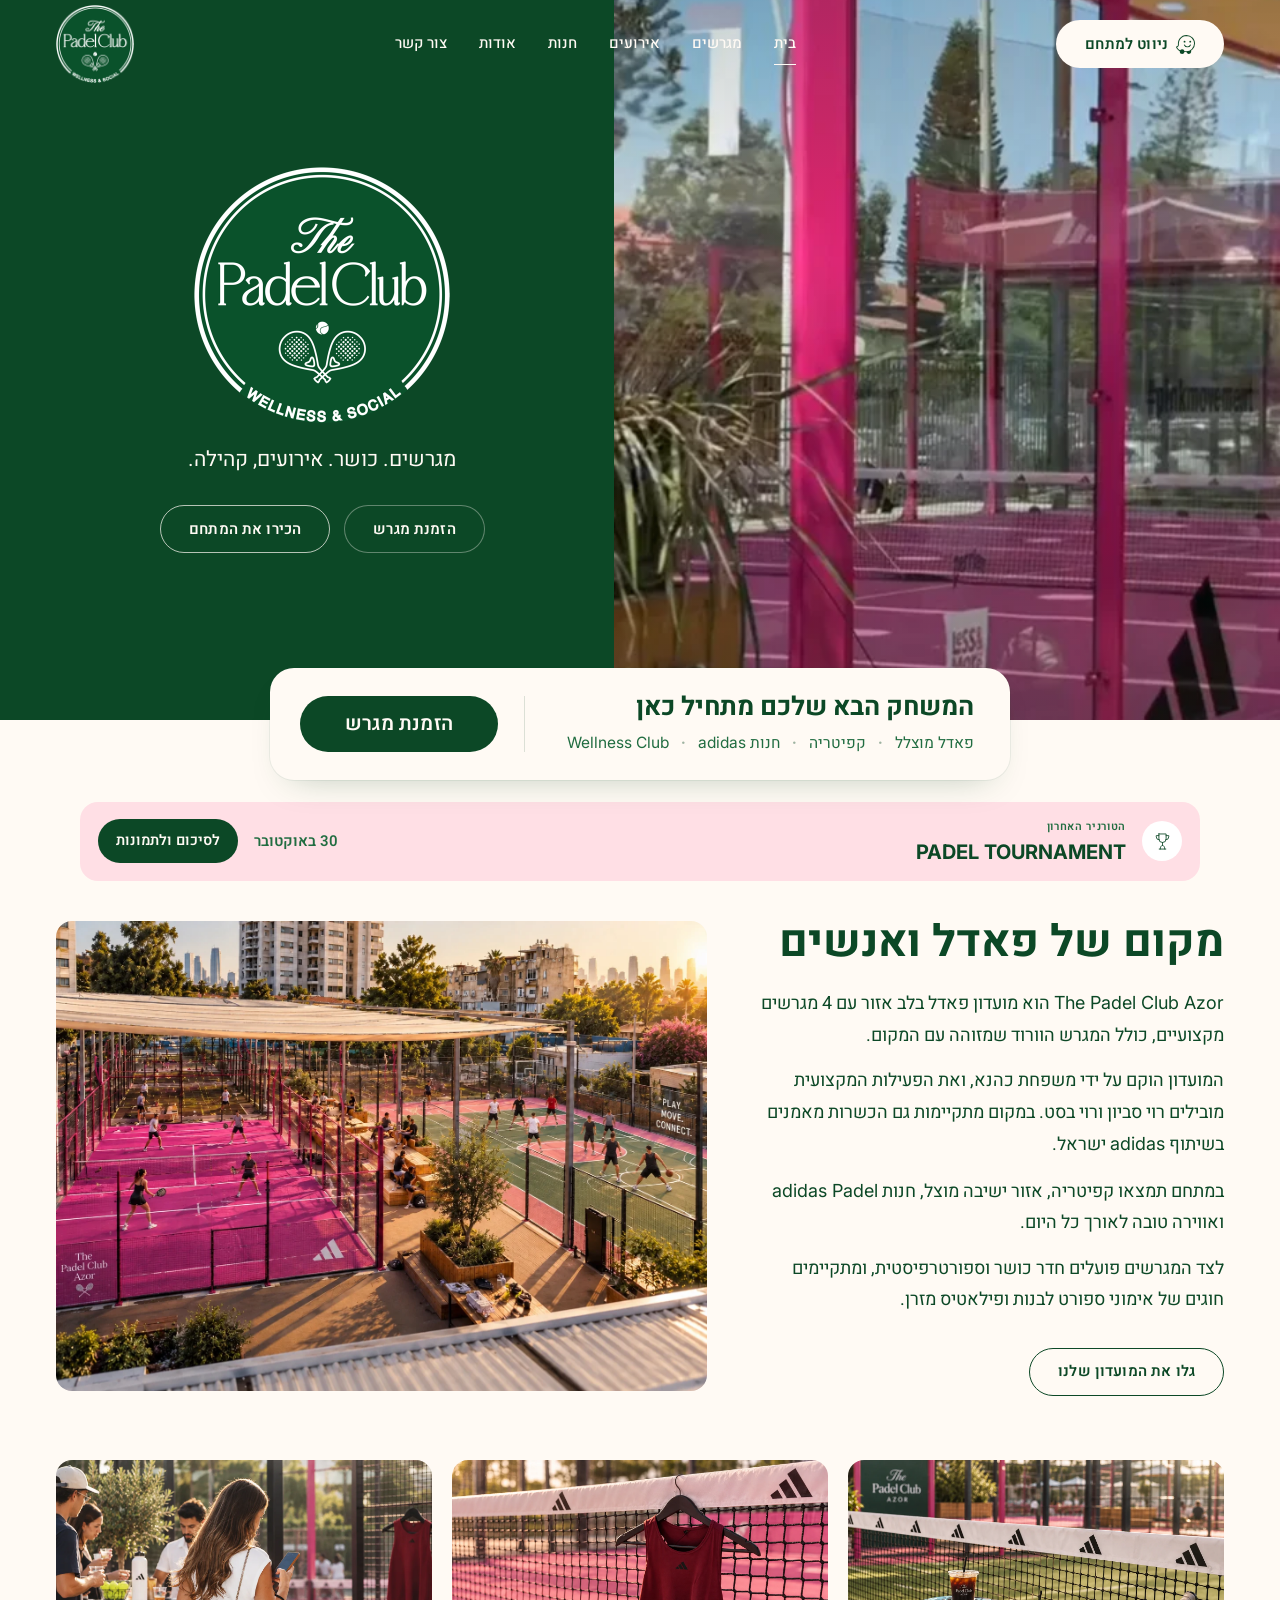
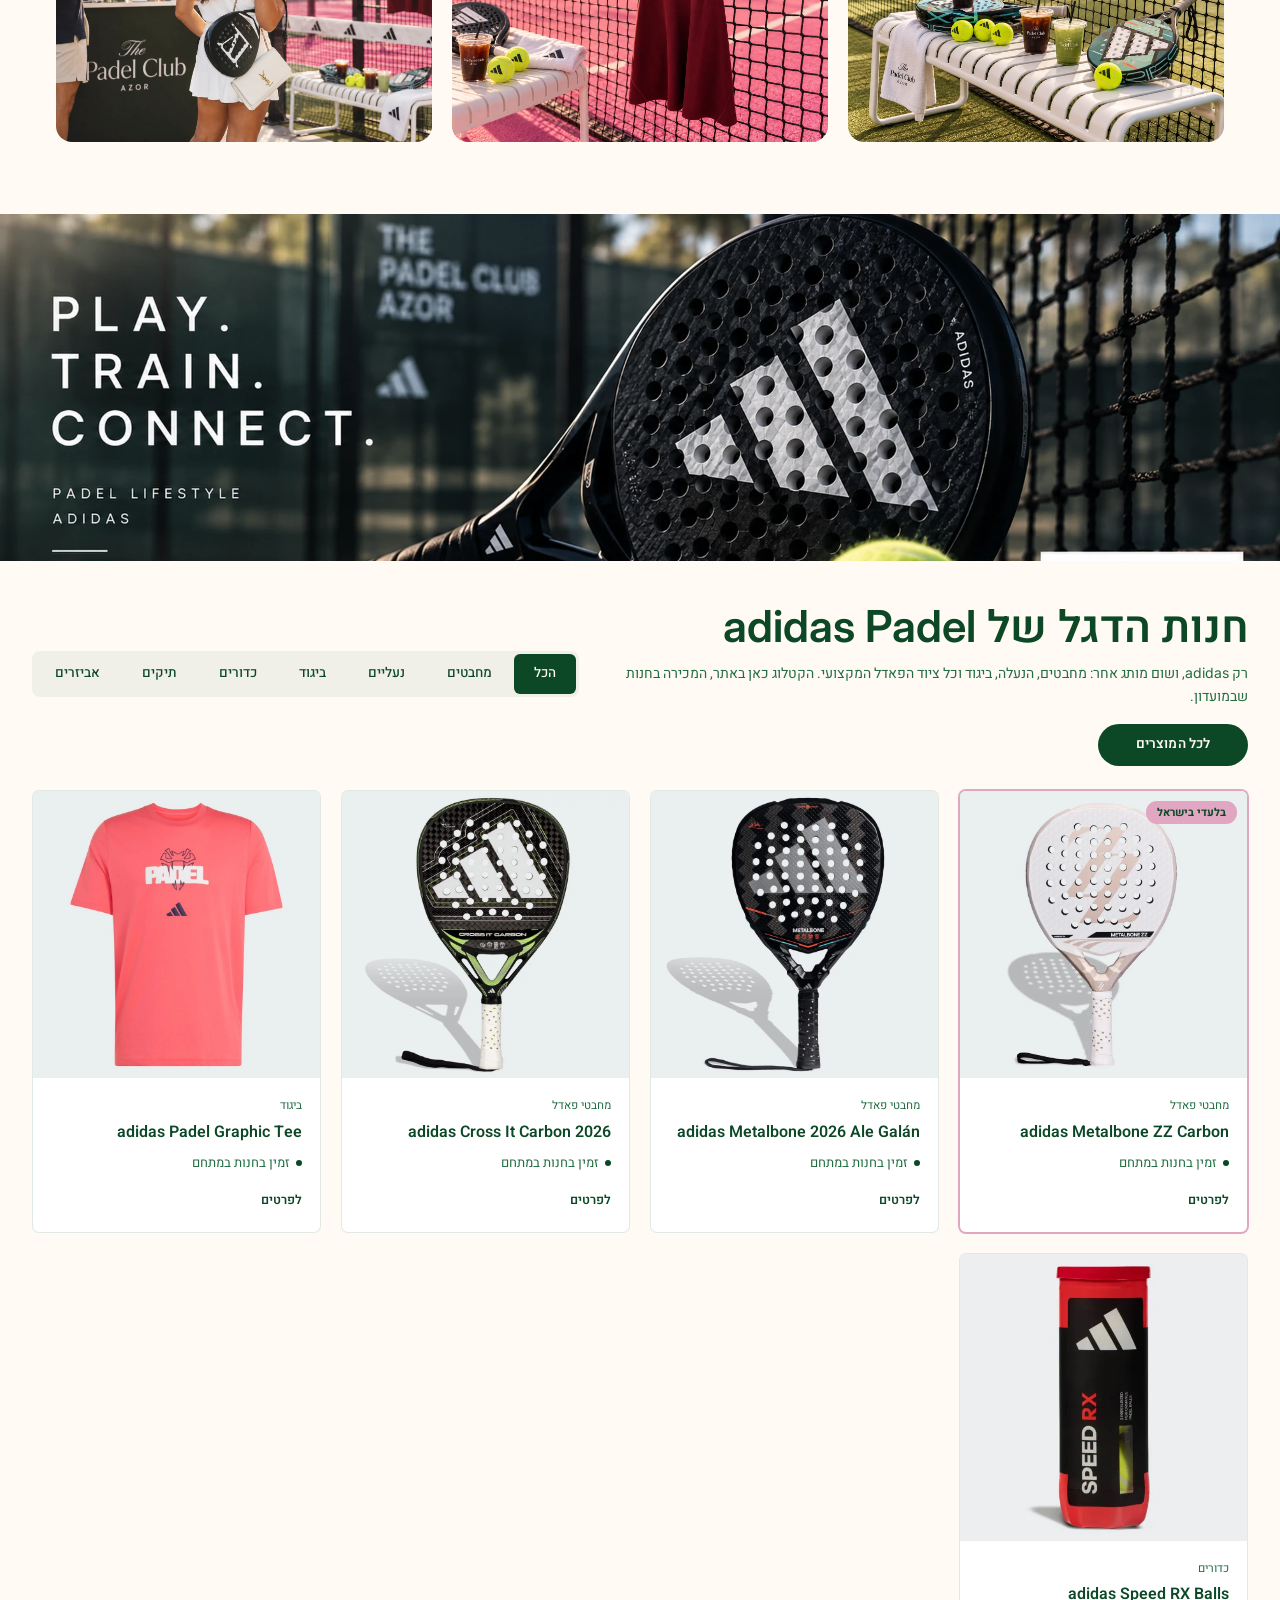
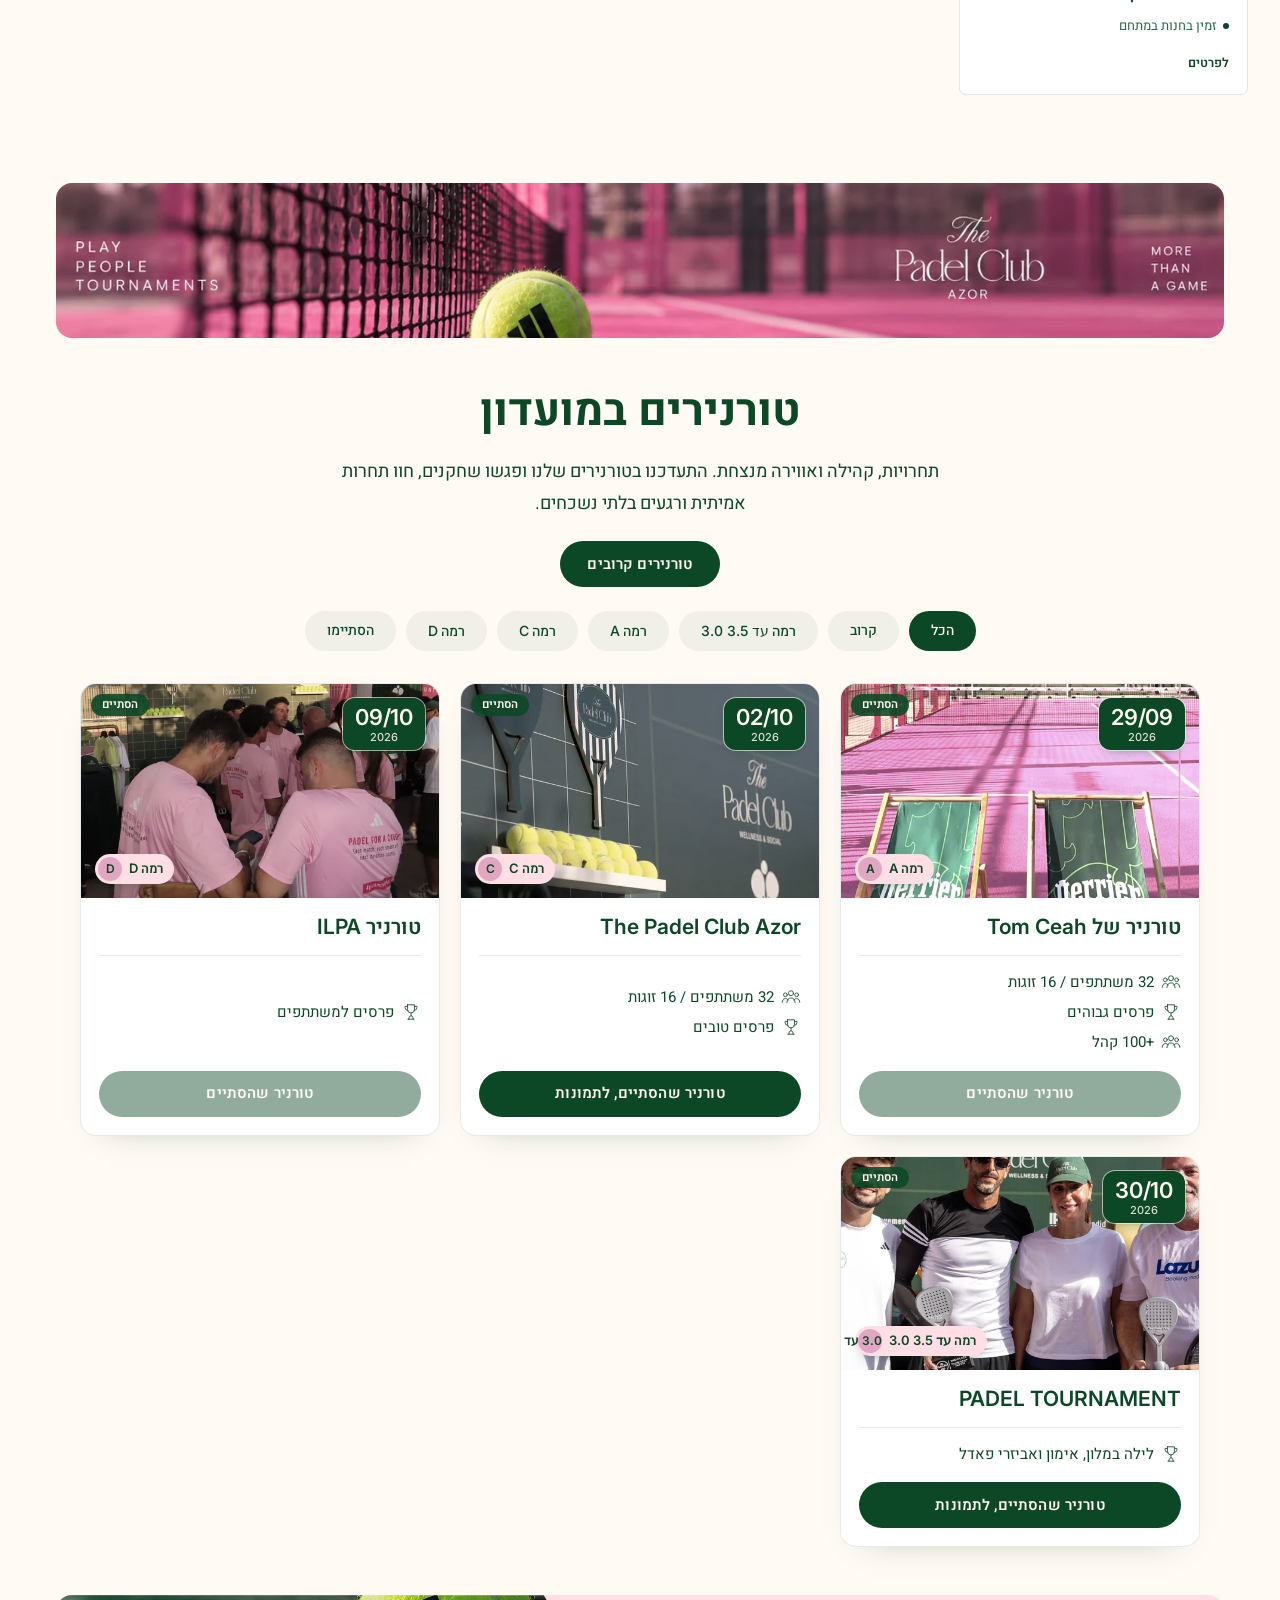
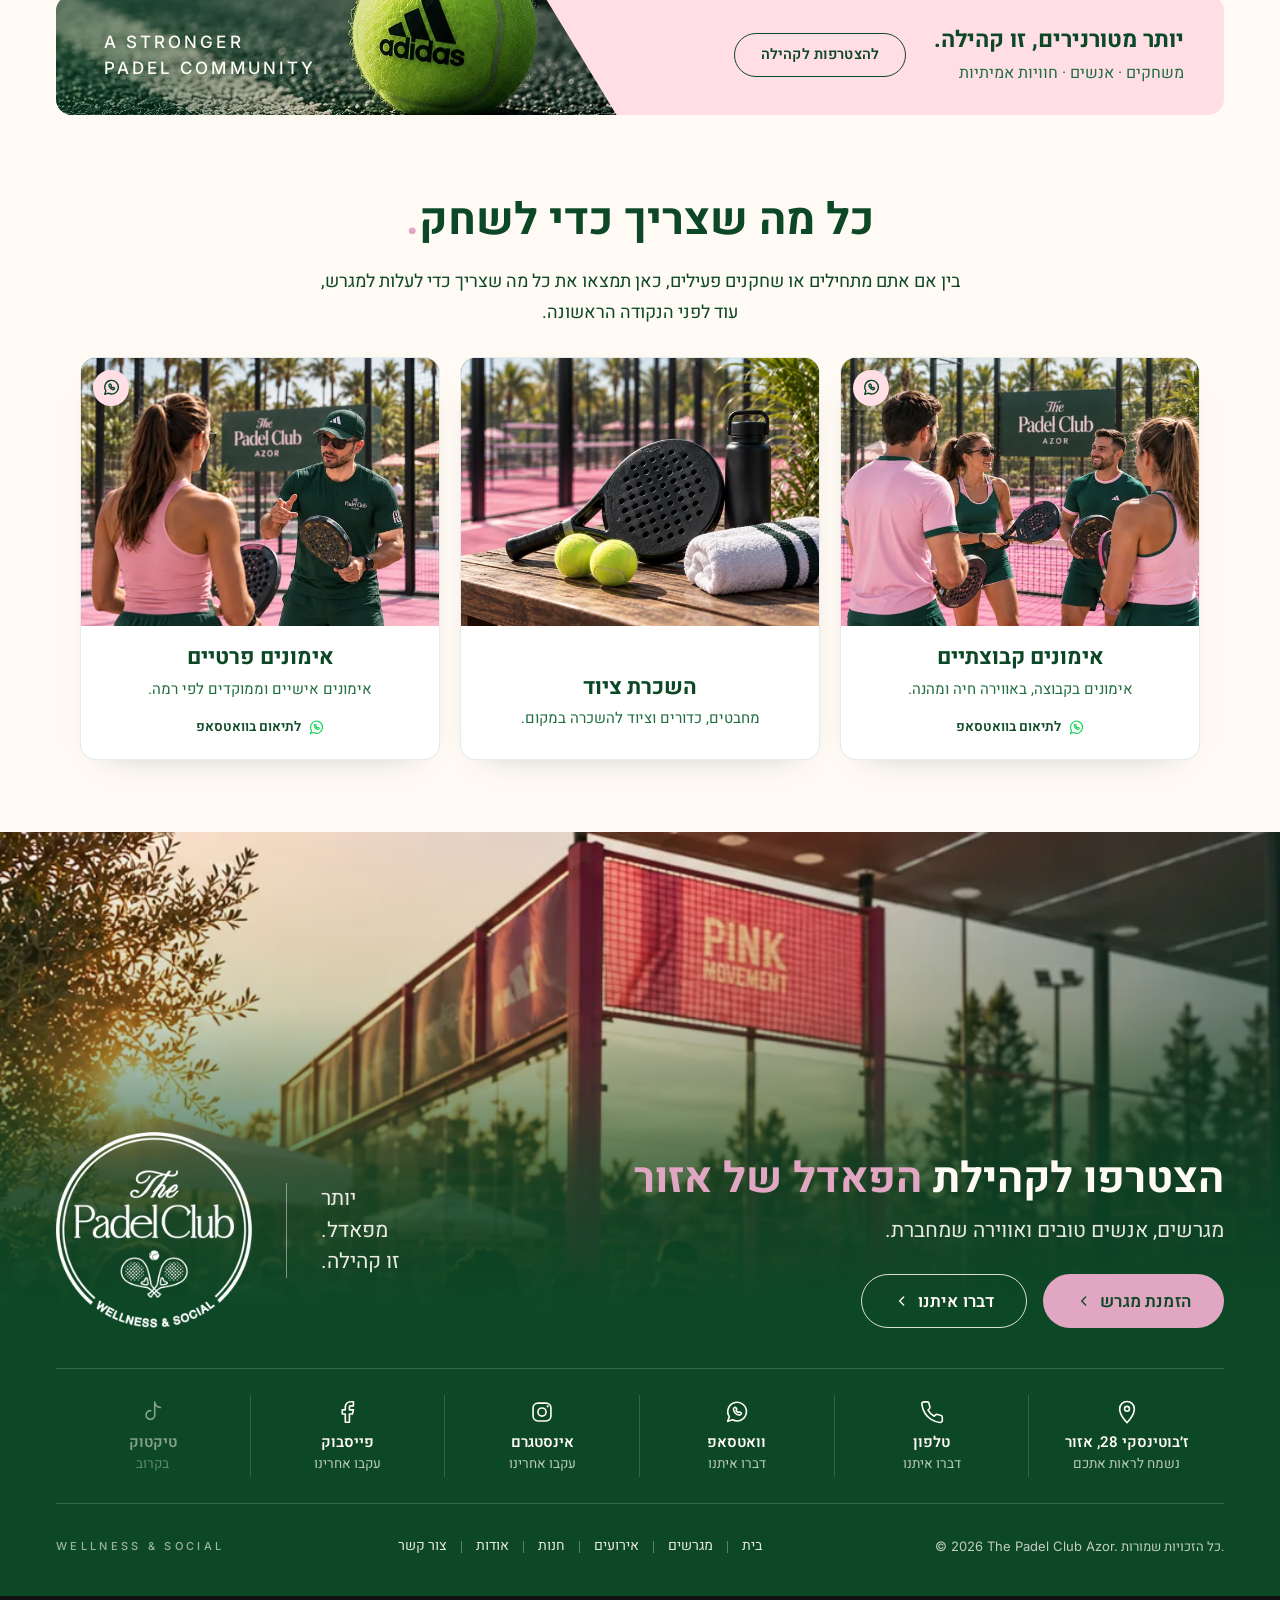
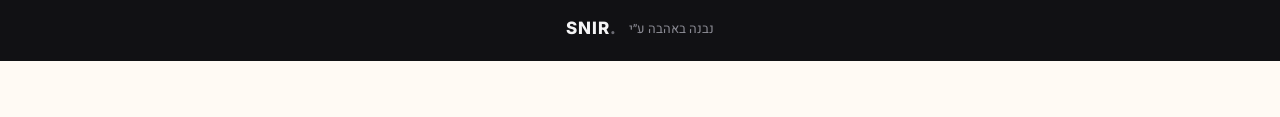
<file: index.html>
<!doctype html>
<html lang="he" dir="rtl">
<head>
<meta charset="utf-8">
<meta name="viewport" content="width=device-width, initial-scale=1">
<title>The Padel Club Azor | פאדל קלאב אזור</title>
<meta name="description" content="4 מגרשי פאדל מקצועיים, קהילה, קפיטריה, טיפולים וחנות adidas Padel במתחם The Padel Club Azor, ז׳בוטינסקי 28 אזור.">
<link rel="canonical" href="https://padel-plus.co.il/">
<meta property="og:url" content="https://padel-plus.co.il/">
<meta name="theme-color" content="#0C4826">
<meta property="og:type" content="website">
<meta property="og:locale" content="he_IL">
<meta property="og:title" content="The Padel Club Azor | פאדל קלאב אזור">
<meta property="og:description" content="4 מגרשי פאדל מקצועיים, קהילה, קפיטריה, טיפולים וחנות adidas Padel במתחם The Padel Club Azor, ז׳בוטינסקי 28 אזור.">
<meta property="og:image" content="https://padel-plus.co.il/assets/img/hero.webp">
<link rel="icon" href="assets/brand/logo-160.png" type="image/png">
<link rel="apple-touch-icon" href="assets/brand/logo-320.png">
<link rel="preconnect" href="https://fonts.googleapis.com">
<link rel="preconnect" href="https://fonts.gstatic.com" crossorigin>
<link rel="stylesheet" href="https://fonts.googleapis.com/css2?family=Bodoni+Moda:opsz,wght@6..96,500..700&family=Heebo:wght@400;500;700;800&family=Inter:wght@500;600;800&display=swap">
<link rel="preload" as="image" href="assets/img/hero.webp?v=7">
<link rel="stylesheet" href="assets/css/style.css?v=20261108-quote4">
<script type="application/ld+json" id="schema-business">
{
  "@context": "https://schema.org",
  "@type": ["SportsActivityLocation", "LocalBusiness"],
  "name": "The Padel Club Azor",
  "alternateName": "פאדל קלאב אזור",
  "description": "4 מגרשי פאדל מקצועיים, קהילה, קפיטריה, טיפולים וחנות adidas Padel במתחם The Padel Club Azor, ז׳בוטינסקי 28 אזור.",
  "image": ["https://padel-plus.co.il/assets/img/hero.webp", "assets/img/about.webp"],
  "logo": "assets/brand/logo-512.png",
  "address": {
    "@type": "PostalAddress",
    "streetAddress": "ז׳בוטינסקי 28",
    "addressLocality": "אזור",
    "addressCountry": "IL"
  },
  "sameAs": ["https://www.instagram.com/padelclub.azor/"],
  "sport": "Padel"
}
</script>
</head>
<body>
<a class="skip-link" href="#main">דילוג לתוכן</a>

<header class="site-header on-dark" id="site-header">
  <div class="header-inner">
    <a class="brand" href="#top" aria-label="The Padel Club, לראש העמוד">
      <img src="assets/brand/logo-160.png" srcset="assets/brand/logo-160.png 1x, assets/brand/logo-320.png 2x" width="62" height="62" alt="The Padel Club">
    </a>

    <nav class="site-nav" id="site-nav" aria-label="ניווט ראשי">
      <a class="btn btn-primary nav-cta" href="https://www.lazuz.co.il/" target="_blank" rel="noopener" data-booking>הזמנת מגרש</a>
      <ul>
        <li><a href="#top" aria-current="true">בית</a></li>
        <li><a href="#courts">מגרשים</a></li>
        <li><a href="#tournaments">אירועים</a></li>
        <li><a href="#shop">חנות</a></li>
        <li><a href="#about">אודות</a></li>
        <li><a href="#site-footer">צור קשר</a></li>
      </ul>
    </nav>

    <a class="btn btn-light header-cta" href="https://waze.com/ul?q=%D7%96%27%D7%91%D7%95%D7%98%D7%99%D7%A0%D7%A1%D7%A7%D7%99%2028%20%D7%90%D7%96%D7%95%D7%A8&navigate=yes" target="_blank" rel="noopener" data-waze><svg class="header-cta-icon" viewBox="0 0 24 24" fill="currentColor" aria-hidden="true" focusable="false"><path d="M13.218 0C9.915 0 6.835 1.49 4.723 4.148c-1.515 1.913-2.31 4.272-2.31 6.706v1.739c0 .894-.62 1.738-1.862 1.813-.298.025-.547.224-.547.522-.05.82.82 2.31 2.012 3.502.82.844 1.788 1.515 2.832 2.036a3 3 0 0 0 2.955 3.528 2.966 2.966 0 0 0 2.931-2.385h2.509c.323 1.689 2.086 2.856 3.974 2.21 1.64-.546 2.36-2.409 1.763-3.924a12.84 12.84 0 0 0 1.838-1.465 10.73 10.73 0 0 0 3.18-7.65c0-2.882-1.118-5.589-3.155-7.625A10.899 10.899 0 0 0 13.218 0zm0 1.217c2.558 0 4.967.994 6.78 2.807a9.525 9.525 0 0 1 2.807 6.78A9.526 9.526 0 0 1 20 17.585a9.647 9.647 0 0 1-6.78 2.807h-2.46a3.008 3.008 0 0 0-2.93-2.41 3.03 3.03 0 0 0-2.534 1.367v.024a8.945 8.945 0 0 1-2.41-1.788c-.844-.844-1.316-1.614-1.515-2.11a2.858 2.858 0 0 0 1.441-.846 2.959 2.959 0 0 0 .795-2.036v-1.789c0-2.11.696-4.197 2.012-5.861 1.863-2.385 4.62-3.726 7.6-3.726zm-2.41 5.986a1.192 1.192 0 0 0-1.191 1.192 1.192 1.192 0 0 0 1.192 1.193A1.192 1.192 0 0 0 12 8.395a1.192 1.192 0 0 0-1.192-1.192zm7.204 0a1.192 1.192 0 0 0-1.192 1.192 1.192 1.192 0 0 0 1.192 1.193 1.192 1.192 0 0 0 1.192-1.193 1.192 1.192 0 0 0-1.192-1.192zm-7.377 4.769a.596.596 0 0 0-.546.845 4.813 4.813 0 0 0 4.346 2.757 4.77 4.77 0 0 0 4.347-2.757.596.596 0 0 0-.547-.845h-.025a.561.561 0 0 0-.521.348 3.59 3.59 0 0 1-3.254 2.061 3.591 3.591 0 0 1-3.254-2.061.64.64 0 0 0-.546-.348z"/></svg>ניווט למתחם</a>

    <button class="menu-btn" id="menu-btn" type="button" aria-expanded="false" aria-controls="site-nav" aria-label="פתיחת תפריט">
      <svg class="icon-menu" viewBox="0 0 32 32" fill="none" stroke="currentColor" stroke-width="2.2" stroke-linecap="round" aria-hidden="true"><path d="M5 9h22M5 16h22M5 23h22"/></svg>
      <svg class="icon-close" viewBox="0 0 32 32" fill="none" stroke="currentColor" stroke-width="2.2" stroke-linecap="round" aria-hidden="true"><path d="M8 8l16 16M24 8L8 24"/></svg>
    </button>
  </div>
</header>

<main id="main">

  <!-- 1. Hero: the club's walkthrough reel on every width (Snir, 4.10.2026). The poster is the video's first frame;
          from 768px the portrait reel plays sharp in the middle over a blurred copy of that frame. -->
  <section class="hero on-dark" id="top" aria-label="The Padel Club Azor">
    <figure class="hero-poster">
      <img src="assets/img/hero.webp?v=7" width="480" height="854" fetchpriority="high" decoding="async"
           alt="מגרשי הפאדל הוורודים של The Padel Club Azor, המתחם והצללה">
    </figure>
    <video class="hero-media" id="hero-video" muted loop playsinline autoplay preload="none"
           aria-hidden="true" tabindex="-1"></video>
    <div class="hero-overlay" aria-hidden="true"></div>
    <div class="hero-copy">
      <div class="hero-copy-inner">
        <h1 class="hero-title">
          <img class="hero-logo" src="assets/brand/logo-512.png" width="512" height="512" alt="" aria-hidden="true" decoding="async">
          <span class="hero-title-en" lang="en" dir="ltr">THE PADEL CLUB</span><span class="hero-title-he">פאדל קלאב</span>
        </h1>
        <p class="hero-sub">מגרשים. כושר. אירועים, קהילה.</p>
        <div class="hero-actions">
          <a class="btn btn-primary" href="https://www.lazuz.co.il/" target="_blank" rel="noopener" data-booking>הזמנת מגרש</a>
          <a class="btn btn-outline" href="#about">הכירו את המתחם</a>
        </div>
      </div>
    </div>
  </section>

  <!-- 2. Booking card: floats over the bottom edge of the hero, then docks to the bottom of the screen while scrolling -->
  <div class="book-card-slot" id="book-slot">
  <div class="book-card">
    <div class="book-card-text">
      <p class="book-card-title">המשחק הבא שלכם מתחיל כאן</p>
      <ul class="book-card-hl"><li>פאדל מוצלל</li><li>קפיטריה</li><li class="book-card-hl-break" aria-hidden="true"></li><li>חנות <span class="latin" dir="ltr" lang="en">adidas</span></li><li><span class="latin" dir="ltr" lang="en">Wellness Club</span></li></ul>
    </div>
    <span class="book-card-rule" aria-hidden="true"></span>
    <a class="btn book-card-cta" href="https://www.lazuz.co.il/" target="_blank" rel="noopener" data-booking>הזמנת מגרש</a>
  </div>
  </div>

  <!-- 2b. Events: the next event in the club, under the first section (Snir, 5.10.2026).
          Generated from data/tournaments.json by tools/sync_tournaments.py -->
  <!-- events-banner:start / generated from data/tournaments.json by tools/sync_tournaments.py, do not edit by hand -->
  <aside class="events-banner" data-date="" aria-label="אירועים במועדון">
    <a class="events-banner-link" href="tournament/">
      <span class="events-banner-icon" aria-hidden="true"><svg class="events-banner-glyph" aria-hidden="true" focusable="false" viewBox="0 0 64 64" fill="none" stroke="currentColor" stroke-width="2.6" stroke-linecap="round" stroke-linejoin="round"><path d="M21 9h22v15a11 11 0 0 1-22 0V9z"/><path d="M21 14h-8v4a9 9 0 0 0 9 9M43 14h8v4a9 9 0 0 1-9 9"/><path d="M32 35v9M25 55c0-6 3-11 7-11s7 5 7 11M22 55h20"/></svg></span>
      <span class="events-banner-copy">
        <span class="events-banner-label">הטורניר האחרון</span>
        <span class="events-banner-title"><span class="latin" dir="ltr" lang="en">PADEL TOURNAMENT</span></span>
      </span>
      <time class="events-banner-time" datetime="2026-10-30">30 באוקטובר</time>
      <span class="events-banner-cta">לסיכום ולתמונות</span>
    </a>
  </aside>
  <!-- events-banner:end -->

  <!-- 3. About -->
  <section class="split split-about" id="about">
    <figure class="split-media">
      <img src="assets/img/about.webp?v=2" width="1476" height="1065" loading="lazy" decoding="async"
           alt="מבט מלמעלה על המועדון בשעת שקיעה, שחקני פאדל על המגרשים הוורודים, אזור הישיבה המוצל ומגרש הכדורסל">
    </figure>
    <div class="split-copy" data-reveal>
      <h2 class="section-title">מקום של פאדל ואנשים</h2>
      <p class="body"><span class="latin" dir="ltr" lang="en">The Padel Club Azor</span> הוא מועדון פאדל בלב אזור עם 4 מגרשים מקצועיים, כולל המגרש הוורוד שמזוהה עם המקום.</p>
      <p class="body">המועדון הוקם על ידי משפחת כהנא, ואת הפעילות המקצועית מובילים רוי סביון ורוי בסט. במקום מתקיימות גם הכשרות מאמנים בשיתוף <span class="latin" dir="ltr" lang="en">adidas</span> ישראל.</p>
      <p class="body">במתחם תמצאו קפיטריה, אזור ישיבה מוצל, חנות <span class="latin" dir="ltr" lang="en">adidas Padel</span> ואווירה טובה לאורך כל היום.</p>
      <p class="body">לצד המגרשים פועלים חדר כושר וספורטרפיסטית, ומתקיימים חוגים של אימוני ספורט לבנות ופילאטיס מזרן.</p>
      <a class="btn btn-ghost-green" href="#courts">גלו את המועדון שלנו</a>
    </div>
  </section>

  <!-- 4. Real venue gallery -->
  <section class="gallery" id="courts" aria-label="תמונות המתחם">
    <ul class="gallery-grid">
      <li><img src="assets/img/gallery_bench.webp" width="1448" height="1086" loading="lazy" decoding="async" alt="ספסל לבן ליד רשת המגרש עם מחבטים, כדורים, מגבת וכוסות שתייה של המועדון"></li>
      <li><img src="assets/img/gallery_dress.webp" width="1448" height="1086" loading="lazy" decoding="async" alt="שמלת טניס בורדו על קולב תלויה על רשת המגרש הוורוד, לידה ספסל עם מחבט, כדורים וקפה"></li>
      <li><img src="assets/img/gallery_bar.webp" width="1448" height="1086" loading="lazy" decoding="async" alt="שחקנים ליד עמדת השתייה של המועדון, שחקנית עם מחבט על הגב מסתכלת בטלפון"></li>
    </ul>
  </section>

  <!-- 5. Featured adidas Padel products: top banner, heading and category chips, product grid, bottom banner.
          Full catalogue lives in /shop/ -->
  <section class="shop shop-home" id="shop" aria-labelledby="shop-title">
    <!-- approved shop banner artwork, used as supplied (handoff-extra/shop-banners-2026-09-17) -->
    <picture class="shop-banner shop-banner--top">
      <source media="(max-width: 767px)" srcset="assets/shop/02-shop-top-mobile.webp" width="1080" height="900">
      <img src="assets/shop/01-shop-top-desktop.webp" alt="The Padel Club Azor, adidas Padel" width="1920" height="520" loading="lazy" decoding="async">
    </picture>

    <div class="shop-page">
      <div class="shop-top">
        <header class="shop-head" data-reveal>
          <h2 class="shop-head-title" id="shop-title">חנות הדגל של <span class="latin" dir="ltr" lang="en">adidas Padel</span></h2>
          <p class="shop-head-sub">רק <span class="latin" dir="ltr" lang="en">adidas</span>, ושום מותג אחר: מחבטים, הנעלה, ביגוד וכל ציוד הפאדל המקצועי. הקטלוג כאן באתר, המכירה בחנות שבמועדון.</p>
          <a class="btn shop-cta" href="shop/" data-link="shop">לכל המוצרים</a>
        </header>
        <nav class="shop-nav" id="shop-nav" aria-label="קטגוריות"></nav>
      </div>

      <ul class="product-grid shop-grid" id="shop-grid" aria-live="polite" aria-busy="true">
        <noscript><li class="grid-note">להצגת המוצרים יש להפעיל JavaScript.</li></noscript>
      </ul>
    </div>

    <!-- the shop's bottom banner is not shown on the homepage (Snir, 17.9: two banners in a row with the tournaments); it stays on /shop/ -->
  </section>

  <!-- 5b. Tournaments, below the shop (Snir, 17.9.2026). DEV package mockups: final-mockups 01 desktop / 02 mobile.
          Chips, cards and schema are generated from data/tournaments.json by tools/sync_tournaments.py -->
  <section class="tournaments-section" id="tournaments" aria-labelledby="tournaments-title">
    <div class="tournaments-inner">
      <picture class="tournaments-banner-top">
        <source media="(min-width: 1024px)" srcset="assets/tournaments/banner-top-desktop.webp" width="1378" height="182">
        <img src="assets/tournaments/banner-top-mobile.webp" width="700" height="163" loading="lazy" decoding="async"
             alt="PLAY PEOPLE TOURNAMENTS, כדור טניס ליד הרשת על מגרש ורוד, The Padel Club Azor">
      </picture>

      <div class="tournaments-top">
        <header class="tournaments-header">
          <h2 class="section-title tournaments-title" id="tournaments-title">טורנירים במועדון</h2>
          <p class="body tournaments-intro">תחרויות, קהילה ואווירה מנצחת. התעדכנו בטורנירים שלנו ופגשו שחקנים, חוו תחרות אמיתית ורגעים בלתי נשכחים.</p>
          <a class="btn btn-primary tournaments-cta" data-link="tournamentsUpcoming">טורנירים קרובים</a>
        </header>
      <!-- tournaments-filters:start / generated from data/tournaments.json by tools/sync_tournaments.py -->
      <div class="tournaments-filters" role="group" aria-label="סינון טורנירים">
        <button class="tournaments-chip" type="button" data-filter="all" aria-pressed="true">הכל</button>
        <button class="tournaments-chip" type="button" data-filter="upcoming" aria-pressed="false">קרוב</button>
        <button class="tournaments-chip" type="button" data-filter="level:3.0 עד 3.5" aria-pressed="false">רמה <span class="latin" dir="ltr" lang="en">3.0 עד 3.5</span></button>
        <button class="tournaments-chip" type="button" data-filter="level:A" aria-pressed="false">רמה <span class="latin" dir="ltr" lang="en">A</span></button>
        <button class="tournaments-chip" type="button" data-filter="level:C" aria-pressed="false">רמה <span class="latin" dir="ltr" lang="en">C</span></button>
        <button class="tournaments-chip" type="button" data-filter="level:D" aria-pressed="false">רמה <span class="latin" dir="ltr" lang="en">D</span></button>
        <button class="tournaments-chip" type="button" data-filter="past" aria-pressed="false">הסתיימו</button>
      </div>
      <!-- tournaments-filters:end -->
      </div>

    <!-- tournaments-cards:start / generated from data/tournaments.json by tools/sync_tournaments.py, do not edit by hand -->
    <ul class="tournaments-grid" id="tournaments-grid">
      <li class="tournament-card" data-level="A" data-date="2026-09-29">
        <article aria-labelledby="t-tom-ceah-2026-09-29">
          <div class="tournament-media" style="--pos: 50% 70%; --pos-phone: 50% 70%">
            <img src="assets/tournaments/card-tom-ceah.webp" srcset="assets/tournaments/card-tom-ceah-600.webp 600w, assets/tournaments/card-tom-ceah.webp 1000w" sizes="(min-width: 1024px) 30vw, 50vw"
                 width="1000" height="1000" alt="מגרש פאדל ורוד מוצלל, ובקדמת התמונה שני כיסאות נוח ירוקים" loading="lazy" decoding="async">
            <p class="tournament-date"><time datetime="2026-09-29" dir="ltr"><b>29/09</b><span>2026</span></time></p>
            <p class="tournament-level"><span>רמה <span class="latin" dir="ltr" lang="en">A</span></span><span class="tournament-level-letter" aria-hidden="true">A</span></p>
          </div>
          <div class="tournament-body">
            <div class="tournament-head">
              <h3 class="tournament-title" id="t-tom-ceah-2026-09-29">טורניר של <span class="latin" dir="ltr" lang="en">Tom Ceah</span></h3>
            </div>
            <ul class="tournament-details">
              <li><svg class="tournament-icon" aria-hidden="true" focusable="false" viewBox="0 0 64 64" fill="none" stroke="currentColor" stroke-width="2.6" stroke-linecap="round" stroke-linejoin="round"><circle cx="32" cy="20" r="8"/><circle cx="14" cy="25" r="6"/><circle cx="50" cy="25" r="6"/><path d="M19 50c0-9 5-15 13-15s13 6 13 15M4 49c0-7 4-12 10-12 4 0 7 2 9 5M60 49c0-7-4-12-10-12-4 0-7 2-9 5"/></svg><span>32 משתתפים / 16 זוגות</span></li>
              <li><svg class="tournament-icon" aria-hidden="true" focusable="false" viewBox="0 0 64 64" fill="none" stroke="currentColor" stroke-width="2.6" stroke-linecap="round" stroke-linejoin="round"><path d="M21 9h22v15a11 11 0 0 1-22 0V9z"/><path d="M21 14h-8v4a9 9 0 0 0 9 9M43 14h8v4a9 9 0 0 1-9 9"/><path d="M32 35v9M25 55c0-6 3-11 7-11s7 5 7 11M22 55h20"/></svg><span>פרסים גבוהים</span></li>
              <li><svg class="tournament-icon" aria-hidden="true" focusable="false" viewBox="0 0 64 64" fill="none" stroke="currentColor" stroke-width="2.6" stroke-linecap="round" stroke-linejoin="round"><circle cx="32" cy="20" r="8"/><circle cx="14" cy="25" r="6"/><circle cx="50" cy="25" r="6"/><path d="M19 50c0-9 5-15 13-15s13 6 13 15M4 49c0-7 4-12 10-12 4 0 7 2 9 5M60 49c0-7-4-12-10-12-4 0-7 2-9 5"/></svg><span><bdi dir="ltr">100+</bdi> קהל</span></li>
            </ul>
            <a class="btn tournament-cta" aria-disabled="true">לפרטים והרשמה</a>
          </div>
        </article>
      </li>
      <li class="tournament-card" data-level="C" data-date="2026-10-02" data-gallery="17">
        <article aria-labelledby="t-the-padel-club-azor-2026-10-02">
          <div class="tournament-media" style="--pos: 50% 40%; --pos-phone: 62% 50%">
            <img src="assets/tournaments/card-padel-club-azor.webp" srcset="assets/tournaments/card-padel-club-azor-600.webp 600w, assets/tournaments/card-padel-club-azor.webp 1000w" sizes="(min-width: 1024px) 30vw, 50vw"
                 width="1000" height="1000" alt="קיר המיתוג של The Padel Club עם מחבטים מעוצבים ומדף כדורים" loading="lazy" decoding="async">
            <p class="tournament-date"><time datetime="2026-10-02" dir="ltr"><b>02/10</b><span>2026</span></time></p>
            <p class="tournament-level"><span>רמה <span class="latin" dir="ltr" lang="en">C</span></span><span class="tournament-level-letter" aria-hidden="true">C</span></p>
          </div>
          <div class="tournament-body">
            <div class="tournament-head">
              <h3 class="tournament-title" id="t-the-padel-club-azor-2026-10-02"><span class="latin" dir="ltr" lang="en">The Padel Club Azor</span></h3>
            </div>
            <ul class="tournament-details">
              <li><svg class="tournament-icon" aria-hidden="true" focusable="false" viewBox="0 0 64 64" fill="none" stroke="currentColor" stroke-width="2.6" stroke-linecap="round" stroke-linejoin="round"><circle cx="32" cy="20" r="8"/><circle cx="14" cy="25" r="6"/><circle cx="50" cy="25" r="6"/><path d="M19 50c0-9 5-15 13-15s13 6 13 15M4 49c0-7 4-12 10-12 4 0 7 2 9 5M60 49c0-7-4-12-10-12-4 0-7 2-9 5"/></svg><span>32 משתתפים / 16 זוגות</span></li>
              <li><svg class="tournament-icon" aria-hidden="true" focusable="false" viewBox="0 0 64 64" fill="none" stroke="currentColor" stroke-width="2.6" stroke-linecap="round" stroke-linejoin="round"><path d="M21 9h22v15a11 11 0 0 1-22 0V9z"/><path d="M21 14h-8v4a9 9 0 0 0 9 9M43 14h8v4a9 9 0 0 1-9 9"/><path d="M32 35v9M25 55c0-6 3-11 7-11s7 5 7 11M22 55h20"/></svg><span>פרסים טובים</span></li>
            </ul>
            <a class="btn tournament-cta" aria-disabled="true">לפרטים והרשמה</a>
          </div>
          <script type="application/json" class="tournament-gallery">[{"src": "assets/tournaments/gallery/2026-10-02/משחק-פאדל-אזור-01.jpg", "webp": "assets/tournaments/gallery/2026-10-02/משחק-פאדל-אזור-01.webp", "width": 720, "height": 1280, "alt": "שחקן פאדל חובט בקפיצה בטורניר במועדון פאדל קלאב אזור"}, {"src": "assets/tournaments/gallery/2026-10-02/משחק-פאדל-אזור-02.jpg", "webp": "assets/tournaments/gallery/2026-10-02/משחק-פאדל-אזור-02.webp", "width": 720, "height": 1280, "alt": "שחקן בחולצה כתומה ממתין לכדור במשחק פאדל באזור"}, {"src": "assets/tournaments/gallery/2026-10-02/משחק-פאדל-אזור-03.jpg", "webp": "assets/tournaments/gallery/2026-10-02/משחק-פאדל-אזור-03.webp", "width": 720, "height": 1280, "alt": "חבטת יד אחורית נמוכה במשחק פאדל בטורניר במועדון באזור"}, {"src": "assets/tournaments/gallery/2026-10-02/משחק-פאדל-אזור-04.jpg", "webp": "assets/tournaments/gallery/2026-10-02/משחק-פאדל-אזור-04.webp", "width": 720, "height": 1280, "alt": "שחקן מזנק לכדור על המגרש הוורוד של פאדל קלאב אזור"}, {"src": "assets/tournaments/gallery/2026-10-02/משחק-פאדל-אזור-05.jpg", "webp": "assets/tournaments/gallery/2026-10-02/משחק-פאדל-אזור-05.webp", "width": 720, "height": 1280, "alt": "שחקן פאדל בעמידת מוכנות על המגרש הכחול במועדון באזור"}, {"src": "assets/tournaments/gallery/2026-10-02/משחק-פאדל-אזור-06.jpg", "webp": "assets/tournaments/gallery/2026-10-02/משחק-פאדל-אזור-06.webp", "width": 720, "height": 1280, "alt": "חבטת יד קדמית בטורניר הפאדל במועדון פאדל קלאב אזור"}, {"src": "assets/tournaments/gallery/2026-10-02/משחק-פאדל-אזור-07.jpg", "webp": "assets/tournaments/gallery/2026-10-02/משחק-פאדל-אזור-07.webp", "width": 720, "height": 1280, "alt": "שחקן פאדל עם מחבט על המגרש הכחול במועדון באזור"}, {"src": "assets/tournaments/gallery/2026-10-02/משחק-פאדל-אזור-08.jpg", "webp": "assets/tournaments/gallery/2026-10-02/משחק-פאדל-אזור-08.webp", "width": 720, "height": 1280, "alt": "הגשה גבוהה במשחק פאדל בשעות הערב במועדון באזור"}, {"src": "assets/tournaments/gallery/2026-10-02/משחק-פאדל-אזור-09.jpg", "webp": "assets/tournaments/gallery/2026-10-02/משחק-פאדל-אזור-09.webp", "width": 720, "height": 1280, "alt": "וולה ליד הרשת במשחק פאדל במועדון פאדל קלאב אזור"}, {"src": "assets/tournaments/gallery/2026-10-02/משחק-פאדל-אזור-10.jpg", "webp": "assets/tournaments/gallery/2026-10-02/משחק-פאדל-אזור-10.webp", "width": 720, "height": 1280, "alt": "סמאש בקפיצה בטורניר הפאדל במועדון באזור"}, {"src": "assets/tournaments/gallery/2026-10-02/משחק-פאדל-אזור-11.jpg", "webp": "assets/tournaments/gallery/2026-10-02/משחק-פאדל-אזור-11.webp", "width": 720, "height": 1280, "alt": "חבטה מעל הראש ליד קיר הזכוכית במגרש הפאדל באזור"}, {"src": "assets/tournaments/gallery/2026-10-02/משחק-פאדל-אזור-12.jpg", "webp": "assets/tournaments/gallery/2026-10-02/משחק-פאדל-אזור-12.webp", "width": 720, "height": 1280, "alt": "שחקן ממתין להגשה על המגרש הוורוד במועדון באזור"}, {"src": "assets/tournaments/gallery/2026-10-02/משחק-פאדל-אזור-13.jpg", "webp": "assets/tournaments/gallery/2026-10-02/משחק-פאדל-אזור-13.webp", "width": 720, "height": 1280, "alt": "שחקן פאדל במשחק זוגות בטורניר במועדון באזור"}, {"src": "assets/tournaments/gallery/2026-10-02/משחק-פאדל-אזור-14.jpg", "webp": "assets/tournaments/gallery/2026-10-02/משחק-פאדל-אזור-14.webp", "width": 720, "height": 1280, "alt": "חבטה נמוכה במשחק פאדל בטורניר במועדון פאדל קלאב אזור"}, {"src": "assets/tournaments/gallery/2026-10-02/משחק-פאדל-אזור-15.jpg", "webp": "assets/tournaments/gallery/2026-10-02/משחק-פאדל-אזור-15.webp", "width": 720, "height": 1280, "alt": "חבטת יד אחורית על המגרש הכחול במועדון הפאדל באזור"}, {"src": "assets/tournaments/gallery/2026-10-02/משחק-פאדל-אזור-16.jpg", "webp": "assets/tournaments/gallery/2026-10-02/משחק-פאדל-אזור-16.webp", "width": 720, "height": 1280, "alt": "הגשה במשחק פאדל בטורניר במועדון באזור"}, {"src": "assets/tournaments/gallery/2026-10-02/משחק-פאדל-אזור-17.jpg", "webp": "assets/tournaments/gallery/2026-10-02/משחק-פאדל-אזור-17.webp", "width": 720, "height": 1280, "alt": "שחקן פאדל מוכן לקבל הגשה בטורניר במועדון באזור"}]</script>
        </article>
      </li>
      <li class="tournament-card" data-level="D" data-date="2026-10-09">
        <article aria-labelledby="t-ilpa-2026-10-09">
          <div class="tournament-media" style="--pos: 50% 45%; --pos-phone: 58% 50%">
            <img src="assets/tournaments/card-ilpa.webp" srcset="assets/tournaments/card-ilpa-600.webp 600w, assets/tournaments/card-ilpa.webp 1000w" sizes="(min-width: 1024px) 30vw, 50vw"
                 width="1000" height="1000" alt="שחקנים בחולצות ורודות מתאספים ליד קיר המיתוג של המועדון" loading="lazy" decoding="async">
            <p class="tournament-date"><time datetime="2026-10-09" dir="ltr"><b>09/10</b><span>2026</span></time></p>
            <p class="tournament-level"><span>רמה <span class="latin" dir="ltr" lang="en">D</span></span><span class="tournament-level-letter" aria-hidden="true">D</span></p>
          </div>
          <div class="tournament-body">
            <div class="tournament-head">
              <h3 class="tournament-title" id="t-ilpa-2026-10-09">טורניר <span class="latin" dir="ltr" lang="en">ILPA</span></h3>
            </div>
            <ul class="tournament-details">
              <li><svg class="tournament-icon" aria-hidden="true" focusable="false" viewBox="0 0 64 64" fill="none" stroke="currentColor" stroke-width="2.6" stroke-linecap="round" stroke-linejoin="round"><path d="M21 9h22v15a11 11 0 0 1-22 0V9z"/><path d="M21 14h-8v4a9 9 0 0 0 9 9M43 14h8v4a9 9 0 0 1-9 9"/><path d="M32 35v9M25 55c0-6 3-11 7-11s7 5 7 11M22 55h20"/></svg><span>פרסים למשתתפים</span></li>
            </ul>
            <a class="btn tournament-cta" aria-disabled="true">לפרטים והרשמה</a>
          </div>
        </article>
      </li>
      <li class="tournament-card" data-level="3.0 עד 3.5" data-date="2026-10-30" data-gallery="8">
        <article aria-labelledby="t-padel-tournament-2026-10-30">
          <div class="tournament-media" style="--pos: 50% 40%; --pos-phone: 50% 40%">
            <img src="assets/tournaments/card-2026-10-30.webp" srcset="assets/tournaments/card-2026-10-30-600.webp 600w, assets/tournaments/card-2026-10-30.webp 1000w" sizes="(min-width: 1024px) 30vw, 50vw"
                 width="1000" height="1000" alt="טקס הפרסים של טורניר 30 באוקטובר, זוכים עם גביעים ומחבטים מול קיר המיתוג של המועדון" loading="lazy" decoding="async">
            <p class="tournament-date"><time datetime="2026-10-30" dir="ltr"><b>30/10</b><span>2026</span></time></p>
            <p class="tournament-level"><span>רמה <span class="latin" dir="ltr" lang="en">3.0 עד 3.5</span></span><span class="tournament-level-letter" aria-hidden="true">3.0 עד 3.5</span></p>
          </div>
          <div class="tournament-body">
            <div class="tournament-head">
              <h3 class="tournament-title" id="t-padel-tournament-2026-10-30"><span class="latin" dir="ltr" lang="en">PADEL TOURNAMENT</span></h3>
            </div>
            <ul class="tournament-details">
              <li><svg class="tournament-icon" aria-hidden="true" focusable="false" viewBox="0 0 64 64" fill="none" stroke="currentColor" stroke-width="2.6" stroke-linecap="round" stroke-linejoin="round"><path d="M21 9h22v15a11 11 0 0 1-22 0V9z"/><path d="M21 14h-8v4a9 9 0 0 0 9 9M43 14h8v4a9 9 0 0 1-9 9"/><path d="M32 35v9M25 55c0-6 3-11 7-11s7 5 7 11M22 55h20"/></svg><span>לילה במלון, אימון ואביזרי פאדל</span></li>
            </ul>
            <a class="btn tournament-cta" href="tournament/">לפרטים והרשמה</a>
          </div>
          <script type="application/json" class="tournament-gallery">[{"src": "assets/tournaments/gallery/2026-10-30/טורניר-פאדל-אזור-01.jpg", "webp": "assets/tournaments/gallery/2026-10-30/טורניר-פאדל-אזור-01.webp", "width": 720, "height": 1280, "alt": "קבוצת משתתפים עם מחבטים מול קיר המיתוג בטורניר 30 באוקטובר במועדון פאדל קלאב אזור"}, {"src": "assets/tournaments/gallery/2026-10-30/טורניר-פאדל-אזור-02.jpg", "webp": "assets/tournaments/gallery/2026-10-30/טורניר-פאדל-אזור-02.webp", "width": 1280, "height": 720, "alt": "טקס הפרסים של הטורניר, זוכים עם גביעים ומחבטים מול קיר המיתוג"}, {"src": "assets/tournaments/gallery/2026-10-30/טורניר-פאדל-אזור-03.jpg", "webp": "assets/tournaments/gallery/2026-10-30/טורניר-פאדל-אזור-03.webp", "width": 720, "height": 1280, "alt": "מנחה הטורניר עם מיקרופון ומחבט הפרס למקום השני"}, {"src": "assets/tournaments/gallery/2026-10-30/טורניר-פאדל-אזור-04.jpg", "webp": "assets/tournaments/gallery/2026-10-30/טורניר-פאדל-אזור-04.webp", "width": 720, "height": 1280, "alt": "מנחה הטורניר מכריז על הזוכים, מחבט הפרס בידו"}, {"src": "assets/tournaments/gallery/2026-10-30/טורניר-פאדל-אזור-05.jpg", "webp": "assets/tournaments/gallery/2026-10-30/טורניר-פאדל-אזור-05.webp", "width": 720, "height": 1280, "alt": "זוכי הטורניר עם מחבטי הפרס בטקס הסיום במועדון באזור"}, {"src": "assets/tournaments/gallery/2026-10-30/טורניר-פאדל-אזור-06.jpg", "webp": "assets/tournaments/gallery/2026-10-30/טורניר-פאדל-אזור-06.webp", "width": 720, "height": 1280, "alt": "הזוכים במקום הראשון עם מחבט הפרס בקופסה, בטקס של טורניר 30 באוקטובר"}, {"src": "assets/tournaments/gallery/2026-10-30/טורניר-פאדל-אזור-07.jpg", "webp": "assets/tournaments/gallery/2026-10-30/טורניר-פאדל-אזור-07.webp", "width": 1280, "height": 720, "alt": "שלושת הזוכים עם הפרסים מול קיר המיתוג של המועדון"}, {"src": "assets/tournaments/gallery/2026-10-30/טורניר-פאדל-אזור-08.jpg", "webp": "assets/tournaments/gallery/2026-10-30/טורניר-פאדל-אזור-08.webp", "width": 1280, "height": 720, "alt": "משתתפי הגמר עם מחבטי הפרס בטקס הסיום של הטורניר במועדון פאדל קלאב אזור"}]</script>
        </article>
      </li>
      <li class="tournaments-empty" hidden></li>
    </ul>
    <script type="application/ld+json" id="schema-tournaments">
[
  {
    "@context": "https://schema.org",
    "@type": "SportsEvent",
    "name": "טורניר של Tom Ceah",
    "startDate": "2026-09-29",
    "eventStatus": "https://schema.org/EventScheduled",
    "eventAttendanceMode": "https://schema.org/OfflineEventAttendanceMode",
    "sport": "Padel",
    "location": {
      "@type": "Place",
      "name": "The Padel Club Azor",
      "address": {
        "@type": "PostalAddress",
        "streetAddress": "ז׳בוטינסקי 28",
        "addressLocality": "אזור",
        "addressCountry": "IL"
      }
    },
    "organizer": {
      "@type": "Person",
      "name": "Tom Ceah"
    },
    "image": [
      "assets/tournaments/card-tom-ceah.webp"
    ]
  },
  {
    "@context": "https://schema.org",
    "@type": "SportsEvent",
    "name": "The Padel Club Azor",
    "startDate": "2026-10-02",
    "eventStatus": "https://schema.org/EventScheduled",
    "eventAttendanceMode": "https://schema.org/OfflineEventAttendanceMode",
    "sport": "Padel",
    "location": {
      "@type": "Place",
      "name": "The Padel Club Azor",
      "address": {
        "@type": "PostalAddress",
        "streetAddress": "ז׳בוטינסקי 28",
        "addressLocality": "אזור",
        "addressCountry": "IL"
      }
    },
    "organizer": {
      "@type": "Organization",
      "name": "The Padel Club Azor"
    },
    "image": [
      "assets/tournaments/card-padel-club-azor.webp"
    ]
  },
  {
    "@context": "https://schema.org",
    "@type": "SportsEvent",
    "name": "טורניר ILPA",
    "startDate": "2026-10-09",
    "eventStatus": "https://schema.org/EventScheduled",
    "eventAttendanceMode": "https://schema.org/OfflineEventAttendanceMode",
    "sport": "Padel",
    "location": {
      "@type": "Place",
      "name": "The Padel Club Azor",
      "address": {
        "@type": "PostalAddress",
        "streetAddress": "ז׳בוטינסקי 28",
        "addressLocality": "אזור",
        "addressCountry": "IL"
      }
    },
    "organizer": {
      "@type": "Organization",
      "name": "ILPA"
    },
    "image": [
      "assets/tournaments/card-ilpa.webp"
    ]
  },
  {
    "@context": "https://schema.org",
    "@type": "SportsEvent",
    "name": "PADEL TOURNAMENT",
    "startDate": "2026-10-30",
    "eventStatus": "https://schema.org/EventScheduled",
    "eventAttendanceMode": "https://schema.org/OfflineEventAttendanceMode",
    "sport": "Padel",
    "location": {
      "@type": "Place",
      "name": "The Padel Club Azor",
      "address": {
        "@type": "PostalAddress",
        "streetAddress": "ז׳בוטינסקי 28",
        "addressLocality": "אזור",
        "addressCountry": "IL"
      }
    },
    "organizer": {
      "@type": "Organization",
      "name": "The Padel Club Azor"
    },
    "image": [
      "assets/tournaments/card-2026-10-30.webp"
    ],
    "url": "tournament/"
  }
]
    </script>
    <!-- tournaments-cards:end -->

      <aside class="tournaments-banner-bottom" aria-labelledby="tournaments-community-title">
        <div class="tournaments-banner-media">
          <img src="assets/tournaments/banner-bottom-ball.webp" width="1080" height="400" alt="" loading="lazy" decoding="async">
          <p class="tournaments-banner-tagline" dir="ltr" lang="en">A STRONGER<br>PADEL COMMUNITY</p>
        </div>
        <div class="tournaments-banner-copy">
          <h3 class="tournaments-banner-title" id="tournaments-community-title">יותר מטורנירים, זו קהילה.</h3>
          <p class="tournaments-banner-sub">משחקים · אנשים · חוויות אמיתיות</p>
        </div>
        <a class="btn tournaments-banner-cta" data-link="communityJoin">להצטרפות לקהילה</a>
      </aside>
    </div>
  </section>


  <!-- 5c. Everything you need to play (Snir's mock, 18.9.2026): equipment rental, group training, private training.
          Photos: Snir's images of 19.9 (handoff-extra/play-2026-09-19). -->
  <section class="play-section" id="play" aria-labelledby="play-title">
    <div class="play-inner">
      <header class="play-header">
        <h2 class="section-title play-title" id="play-title">כל מה שצריך כדי לשחק<span class="play-dot">.</span></h2>
        <p class="body play-intro">בין אם אתם מתחילים או שחקנים פעילים, כאן תמצאו את כל מה שצריך כדי לעלות למגרש, עוד לפני הנקודה הראשונה.</p>
      </header>
      <ul class="play-grid">
        <li class="play-card is-linked">
          <div class="play-media">
            <img src="assets/play/group-training.webp?v=2" srcset="assets/play/group-training-600.webp?v=2 600w, assets/play/group-training.webp?v=2 1000w"
                 sizes="(min-width: 768px) 30vw, 45vw" width="1000" height="750" loading="lazy" decoding="async"
                 alt="מאמן ושלושה שחקנים עם מחבטים על המגרש הוורוד של המועדון">
            <span class="play-badge" aria-hidden="true"><svg class="play-badge-icon" viewBox="0 0 24 24" fill="none" stroke="currentColor" stroke-width="1.7" stroke-linecap="round" stroke-linejoin="round" aria-hidden="true" focusable="false"><path d="M4.9 16.3A8.6 8.6 0 1 1 7.9 19.1L3.4 20.6z"/><path d="M9.3 8.1c-.4.4-.7 1-.5 1.9.6 2.3 2.4 4.1 4.7 4.8.9.2 1.5-.1 1.9-.5l.5-.6c.2-.3.2-.7-.1-.9l-1.3-.9c-.3-.2-.6-.2-.9.1l-.5.5c-.9-.4-1.6-1.1-2-2l.5-.5c.3-.3.3-.6.1-.9l-.9-1.3c-.2-.3-.6-.3-.9-.1z"/></svg></span>
          </div>
          <div class="play-body">
            <h3 class="play-card-title">אימונים קבוצתיים</h3>
            <p class="play-card-text">אימונים בקבוצה, באווירה חיה ומהנה.</p>
            <a class="play-cta" href="https://wa.me/972527016953?text=%D7%94%D7%99%D7%99%2C%20%D7%90%D7%A9%D7%9E%D7%97%20%D7%9C%D7%A4%D7%A8%D7%98%D7%99%D7%9D%20%D7%A2%D7%9C%20%D7%90%D7%99%D7%9E%D7%95%D7%A0%D7%99%D7%9D%20%D7%A7%D7%91%D7%95%D7%A6%D7%AA%D7%99%D7%99%D7%9D" target="_blank" rel="noopener"><svg class="play-cta-icon" viewBox="0 0 24 24" fill="none" stroke="currentColor" stroke-width="1.7" stroke-linecap="round" stroke-linejoin="round" aria-hidden="true" focusable="false"><path d="M4.9 16.3A8.6 8.6 0 1 1 7.9 19.1L3.4 20.6z"/><path d="M9.3 8.1c-.4.4-.7 1-.5 1.9.6 2.3 2.4 4.1 4.7 4.8.9.2 1.5-.1 1.9-.5l.5-.6c.2-.3.2-.7-.1-.9l-1.3-.9c-.3-.2-.6-.2-.9.1l-.5.5c-.9-.4-1.6-1.1-2-2l.5-.5c.3-.3.3-.6.1-.9l-.9-1.3c-.2-.3-.6-.3-.9-.1z"/></svg><span>לתיאום בוואטסאפ</span></a>
          </div>
        </li>
        <li class="play-card">
          <div class="play-media">
            <img src="assets/play/equipment-rental.webp" srcset="assets/play/equipment-rental-600.webp 600w, assets/play/equipment-rental.webp 1000w"
                 sizes="(min-width: 768px) 30vw, 45vw" width="1000" height="750" loading="lazy" decoding="async"
                 alt="מחבט, שני כדורים, בקבוק ומגבת של המועדון על שולחן עץ ליד המגרש">
          </div>
          <div class="play-body">
            <h3 class="play-card-title">השכרת ציוד</h3>
            <p class="play-card-text">מחבטים, כדורים וציוד להשכרה במקום.</p>
          </div>
        </li>
        <li class="play-card is-linked">
          <div class="play-media">
            <img src="assets/play/private-training.webp?v=2" srcset="assets/play/private-training-600.webp?v=2 600w, assets/play/private-training.webp?v=2 1000w"
                 sizes="(min-width: 768px) 30vw, 45vw" width="1000" height="750" loading="lazy" decoding="async"
                 alt="מאמן מסביר לשחקנית עם מחבט על המגרש">
            <span class="play-badge" aria-hidden="true"><svg class="play-badge-icon" viewBox="0 0 24 24" fill="none" stroke="currentColor" stroke-width="1.7" stroke-linecap="round" stroke-linejoin="round" aria-hidden="true" focusable="false"><path d="M4.9 16.3A8.6 8.6 0 1 1 7.9 19.1L3.4 20.6z"/><path d="M9.3 8.1c-.4.4-.7 1-.5 1.9.6 2.3 2.4 4.1 4.7 4.8.9.2 1.5-.1 1.9-.5l.5-.6c.2-.3.2-.7-.1-.9l-1.3-.9c-.3-.2-.6-.2-.9.1l-.5.5c-.9-.4-1.6-1.1-2-2l.5-.5c.3-.3.3-.6.1-.9l-.9-1.3c-.2-.3-.6-.3-.9-.1z"/></svg></span>
          </div>
          <div class="play-body">
            <h3 class="play-card-title">אימונים פרטיים</h3>
            <p class="play-card-text">אימונים אישיים וממוקדים לפי רמה.</p>
            <a class="play-cta" href="https://wa.me/972527016953?text=%D7%94%D7%99%D7%99%2C%20%D7%90%D7%A9%D7%9E%D7%97%20%D7%9C%D7%A4%D7%A8%D7%98%D7%99%D7%9D%20%D7%A2%D7%9C%20%D7%90%D7%99%D7%9E%D7%95%D7%A0%D7%99%D7%9D%20%D7%90%D7%99%D7%A9%D7%99%D7%99%D7%9D" target="_blank" rel="noopener"><svg class="play-cta-icon" viewBox="0 0 24 24" fill="none" stroke="currentColor" stroke-width="1.7" stroke-linecap="round" stroke-linejoin="round" aria-hidden="true" focusable="false"><path d="M4.9 16.3A8.6 8.6 0 1 1 7.9 19.1L3.4 20.6z"/><path d="M9.3 8.1c-.4.4-.7 1-.5 1.9.6 2.3 2.4 4.1 4.7 4.8.9.2 1.5-.1 1.9-.5l.5-.6c.2-.3.2-.7-.1-.9l-1.3-.9c-.3-.2-.6-.2-.9.1l-.5.5c-.9-.4-1.6-1.1-2-2l.5-.5c.3-.3.3-.6.1-.9l-.9-1.3c-.2-.3-.6-.3-.9-.1z"/></svg><span>לתיאום בוואטסאפ</span></a>
          </div>
        </li>
      </ul>
    </div>
  </section>

</main>

<!-- footer:start / generated by tools/sync_footer.py, do not edit by hand -->
<footer class="site-footer on-dark" id="site-footer">
  <div class="footer-hero">
    <img class="footer-bg" src="assets/footer/footer-bg.webp" srcset="assets/footer/footer-bg-836.webp 836w, assets/footer/footer-bg.webp 1672w"
         sizes="100vw" width="1672" height="405" alt="" loading="lazy" decoding="async">
    <div class="footer-hero-inner">
      <div class="footer-hero-copy">
        <h2 class="footer-title">הצטרפו לקהילת <span class="footer-title-accent">הפאדל של אזור</span></h2>
        <p class="footer-sub">מגרשים, אנשים טובים ואווירה שמחברת.</p>
        <div class="footer-actions">
          <a class="btn footer-cta footer-cta--primary" href="https://www.lazuz.co.il/" target="_blank" rel="noopener" data-booking>הזמנת מגרש<svg class="footer-cta-icon" aria-hidden="true" focusable="false" viewBox="0 0 24 24" fill="none" stroke="currentColor" stroke-width="2" stroke-linecap="round" stroke-linejoin="round"><path d="M14.5 18l-6-6 6-6"/></svg></a>
          <!-- "דברו איתנו": site.config.js → links.contact (WhatsApp or phone once supplied) -->
          <a class="btn footer-cta footer-cta--ghost" data-link="contact">דברו איתנו<svg class="footer-cta-icon" aria-hidden="true" focusable="false" viewBox="0 0 24 24" fill="none" stroke="currentColor" stroke-width="2" stroke-linecap="round" stroke-linejoin="round"><path d="M14.5 18l-6-6 6-6"/></svg></a>
        </div>
      </div>
      <div class="footer-brand-block">
        <p class="footer-brand-line">יותר<br>מפאדל.<br>זו קהילה.</p>
        <a class="footer-brand" href="#top" aria-label="The Padel Club, לראש העמוד">
          <img src="assets/brand/logo-outline-240.webp" srcset="assets/brand/logo-outline-240.webp 1x, assets/brand/logo-outline-480.webp 2x"
               width="240" height="240" alt="The Padel Club" loading="lazy" decoding="async">
        </a>
      </div>
    </div>
  </div>

  <div class="footer-inner">
    <!-- contact and social: phone, WhatsApp and Facebook read site.config.js (phone / whatsappUrl / facebookUrl), inert while null -->
    <ul class="footer-contacts">
      <li><a class="footer-contact" href="https://waze.com/ul?q=%D7%96%27%D7%91%D7%95%D7%98%D7%99%D7%A0%D7%A1%D7%A7%D7%99%2028%20%D7%90%D7%96%D7%95%D7%A8&navigate=yes" target="_blank" rel="noopener" data-waze><svg class="footer-icon" aria-hidden="true" focusable="false" viewBox="0 0 32 32" fill="none" stroke="currentColor" stroke-width="2"><path d="M16 29s9-8.2 9-17a9 9 0 1 0-18 0c0 8.8 9 17 9 17Z"/><circle cx="16" cy="12" r="3"/></svg><b>ז׳בוטינסקי 28, אזור</b><span>נשמח לראות אתכם</span></a></li>
      <li><a class="footer-contact" data-config="phone"><svg class="footer-icon" aria-hidden="true" focusable="false" viewBox="0 0 24 24" fill="none" stroke="currentColor" stroke-width="1.5" stroke-linecap="round" stroke-linejoin="round"><path d="M21.5 16.9v2.9a1.9 1.9 0 0 1-2.1 1.9 18.9 18.9 0 0 1-8.2-2.9 18.6 18.6 0 0 1-5.7-5.7 18.9 18.9 0 0 1-2.9-8.3A1.9 1.9 0 0 1 4.5 2.7h2.9a1.9 1.9 0 0 1 1.9 1.6c.1.9.4 1.8.7 2.7a1.9 1.9 0 0 1-.4 2L8.3 10.2a15.2 15.2 0 0 0 5.7 5.7l1.2-1.2a1.9 1.9 0 0 1 2-.4c.9.3 1.8.6 2.7.7a1.9 1.9 0 0 1 1.6 1.9z"/></svg><b>טלפון</b><span>דברו איתנו</span></a></li>
      <li><a class="footer-contact" data-config="whatsappUrl"><svg class="footer-icon" aria-hidden="true" focusable="false" viewBox="0 0 24 24" fill="none" stroke="currentColor" stroke-width="1.5" stroke-linecap="round" stroke-linejoin="round"><path d="M4.9 16.3A8.6 8.6 0 1 1 7.9 19.1L3.4 20.6z"/><path d="M9.3 8.1c-.4.4-.7 1-.5 1.9.6 2.3 2.4 4.1 4.7 4.8.9.2 1.5-.1 1.9-.5l.5-.6c.2-.3.2-.7-.1-.9l-1.3-.9c-.3-.2-.6-.2-.9.1l-.5.5c-.9-.4-1.6-1.1-2-2l.5-.5c.3-.3.3-.6.1-.9l-.9-1.3c-.2-.3-.6-.3-.9-.1z"/></svg><b>וואטסאפ</b><span>דברו איתנו</span></a></li>
      <li><a class="footer-contact" href="https://www.instagram.com/padelclub.azor/" target="_blank" rel="noopener" data-config="instagramUrl"><svg class="footer-icon" aria-hidden="true" focusable="false" viewBox="0 0 32 32" fill="none" stroke="currentColor" stroke-width="2"><rect x="5" y="5" width="22" height="22" rx="6"/><circle cx="16" cy="16" r="5"/><circle cx="23" cy="9" r="1.4" fill="currentColor" stroke="none"/></svg><b>אינסטגרם</b><span>עקבו אחרינו</span></a></li>
      <li><a class="footer-contact" data-config="facebookUrl"><svg class="footer-icon" aria-hidden="true" focusable="false" viewBox="0 0 24 24" fill="none" stroke="currentColor" stroke-width="1.5" stroke-linecap="round" stroke-linejoin="round"><path d="M17 2.5h-2.8a4.7 4.7 0 0 0-4.7 4.7v2.8H6.7v3.8h2.8v7.7h3.8v-7.7h2.8l.9-3.8h-3.7V7.2a.9.9 0 0 1 .9-.9H17z"/></svg><b>פייסבוק</b><span>עקבו אחרינו</span></a></li>
      <!-- TikTok: future placeholder, display only, not a link yet -->
      <li><span class="footer-contact is-soon"><svg class="footer-icon" aria-hidden="true" focusable="false" viewBox="0 0 24 24" fill="none" stroke="currentColor" stroke-width="1.5" stroke-linecap="round" stroke-linejoin="round"><path d="M10 10.8a4 4 0 1 0 3.6 4V2.8c.4 2.8 2.4 4.8 5.2 5.1"/></svg><b>טיקטוק</b><span>בקרוב</span></span></li>
    </ul>

    <div class="footer-bottom">
      <p class="footer-legal"><span class="latin" dir="ltr" lang="en">© <span id="year">2026</span> The Padel Club Azor.</span> <span>כל הזכויות שמורות.</span></p>
      <nav class="footer-nav" aria-label="ניווט תחתון">
        <ul>
          <li><a href="#top">בית</a></li>
          <li><a href="#courts">מגרשים</a></li>
          <li><a href="#tournaments">אירועים</a></li>
          <li><a href="#shop">חנות</a></li>
          <li><a href="#about">אודות</a></li>
          <li><a href="#site-footer">צור קשר</a></li>
        </ul>
      </nav>
      <p class="footer-tagline" dir="ltr" lang="en">WELLNESS &amp; SOCIAL</p>
    </div>
  </div>
</footer>

<!-- SNIR credit bar (the same bar as on Snir's other client sites), wording for this site: נבנה באהבה ע״י SNIR. -->
<div class="snir-credit">
  <a class="snir-credit__link" href="https://www.snirdote.co.il/" target="_blank" rel="noopener">
    <span class="snir-credit__text">נבנה באהבה ע״י</span>
    <span class="snir-credit__mark" lang="en">SNIR<span class="snir-credit__dot">.</span></span>
  </a>
</div>

<!-- booking strip: pink, fixed to the bottom of the screen on every page, always visible (Snir, 17.9.2026) -->
<a class="book-strip" href="https://www.lazuz.co.il/" target="_blank" rel="noopener" data-booking><span>הזמן מגרש עכשיו</span><svg class="book-strip-icon" aria-hidden="true" focusable="false" viewBox="0 0 24 24" fill="none" stroke="currentColor" stroke-width="2" stroke-linecap="round" stroke-linejoin="round"><path d="M14.5 18l-6-6 6-6"/></svg></a>
<!-- footer:end -->

<!-- products:start / generated from data/products.json by tools/sync_products.py, do not edit by hand -->
<script type="application/json" id="product-data">{"schema": "padel-azor.products.v2", "currency": "ILS", "source": "static", "note": "Catalogue of what the club's physical store carries. No online purchase at this stage: no price, no stock count, no cart. availability describes the shop floor. Every field maps 1:1 to the future inventory API, so this file can be replaced by it.", "products": [{"id": "metalbone-zz-carbon", "sku": "KN0489", "brand": "adidas", "name": "adidas Metalbone ZZ Carbon", "nameHe": "מחבט פאדל אדידס מטלבון ZZ קרבון", "category": "racket", "images": [{"src": "assets/products/metalbone-zz-carbon.jpg", "webp": "assets/products/metalbone-zz-carbon.webp", "width": 900, "height": 900, "alt": "מחבט adidas Metalbone ZZ Carbon לבן עם מונוגרמת ZZ בצבע שמפניה, מבט מלפנים"}, {"src": "assets/products/metalbone-zz-carbon-2.jpg", "webp": "assets/products/metalbone-zz-carbon-2.webp", "width": 900, "height": 900, "alt": "מחבט adidas Metalbone ZZ Carbon, מבט מהצד על המסגרת והגריפ"}, {"src": "assets/products/metalbone-zz-carbon-3.jpg", "webp": "assets/products/metalbone-zz-carbon-3.webp", "width": 900, "height": 900, "alt": "תקריב על החיבור שבין המשטח לידית במחבט adidas Metalbone ZZ Carbon, עם הכיתוב CARBON 3K וסמל ZZ"}], "price": null, "compareAtPrice": null, "availability": "in_store", "badge": "בלעדי בישראל", "featured": true, "description": "מחבט הפאדל החדש של adidas בשיתוף זינדין זידאן משלב עיצוב יוקרתי עם ביצועים ברמה הגבוהה ביותר. מיועד לשחקנים שמחפשים שילוב של עוצמה, שליטה ודיוק בכל חבטה. בהשראת אחד מגדולי הכדורגלנים בכל הזמנים, מחבט שמביא איתו סטייל של אגדות למגרש הפאדל. המחבט היחיד מסוגו בארץ, אצלנו בחנות שבמועדון בלבד.", "attributes": {"color": "לבן", "material": "Carbon 3K"}, "url": null, "referenceUrl": "https://www.adidas.co.uk/metalbone-zz-carbon-racquet/KN0489.html", "sourceImageUrl": "https://assets.adidas.com/images/w_1880,f_auto,q_auto/72d3053452d1411cbcdd842f51c15938_9366/METALBONE_ZZ_CARBON_Racquet_White_KN0489_01_00_standard.jpg"}, {"id": "metalbone-2026", "sku": "KL2612", "brand": "adidas", "name": "adidas Metalbone 2026 Ale Galán", "nameHe": "מחבט פאדל אדידס מטלבון 2026", "category": "racket", "images": [{"src": "assets/products/metalbone-2026.jpg", "webp": "assets/products/metalbone-2026.webp", "width": 900, "height": 900, "alt": "מחבט adidas Metalbone 2026 שחור עם לוגו לבן, מבט מלפנים"}], "price": null, "compareAtPrice": null, "availability": "in_store", "badge": null, "description": null, "attributes": {"shape": "יהלום", "level": "מתקדם"}, "url": null, "referenceUrl": "https://www.adidas.com/bh/en/metalbone-2026-padel-racket/KL2612.html", "sourceImageUrl": "https://assets.adidas.com/images/w_1880%2Cf_auto%2Cq_auto/a0a343d4dc654a7297404d4edb67d0f9_9366/KL2612_01_00_standard.jpg"}, {"id": "cross-it-carbon-2026", "sku": "KL2617", "brand": "adidas", "name": "adidas Cross It Carbon 2026", "nameHe": "מחבט פאדל אדידס קרוס איט קרבון 2026", "category": "racket", "images": [{"src": "assets/products/cross-it-carbon-2026.jpg", "webp": "assets/products/cross-it-carbon-2026.webp", "width": 900, "height": 900, "alt": "מחבט adidas Cross It Carbon 2026 שחור עם פסים ירוקים בהירים, מבט מלפנים"}], "price": null, "compareAtPrice": null, "availability": "in_store", "badge": null, "description": null, "attributes": {"shape": "טיפה", "level": "כל הרמות"}, "url": null, "referenceUrl": "https://www.adidas.com/qa/en/cross-it-carbon-2026-padel-racket/KL2617.html", "sourceImageUrl": "https://assets.adidas.com/images/w_1880%2Cf_auto%2Cq_auto/2b35674bc3c64e77a6b96cb503cb1abb_9366/KL2617_01_00_standard.jpg"}, {"id": "pink-padel-graphic-tshirt", "sku": "KR2324", "brand": "adidas", "name": "adidas Padel Graphic Tee", "nameHe": "חולצת אדידס פאדל גרפיק", "category": "apparel", "images": [{"src": "assets/products/pink-padel-graphic-tshirt-laydown.jpg", "webp": "assets/products/pink-padel-graphic-tshirt-laydown.webp", "width": 900, "height": 900, "alt": "חולצת adidas Padel Graphic ורודה עם הדפס Padel, תצלום מוצר ללא דוגמן"}], "price": null, "compareAtPrice": null, "availability": "in_store", "badge": null, "description": null, "attributes": {"color": "ורוד Pure Turbo"}, "url": null, "referenceUrl": "https://www.adidas.com/us/padel-graphic-t-shirt/KR2324.html", "sourceImageUrl": null}, {"id": "speed-rx-balls", "sku": "GC6333", "brand": "adidas", "name": "adidas Speed RX Balls", "nameHe": "כדורי פאדל אדידס ספיד RX, מארז שלושה", "category": "balls", "images": [{"src": "assets/products/speed-rx-balls.jpg", "webp": "assets/products/speed-rx-balls.webp", "width": 500, "height": 500, "alt": "מארז שלושה כדורי adidas Speed RX, גליל אדום ושחור"}], "price": null, "compareAtPrice": null, "availability": "in_store", "badge": null, "description": null, "attributes": {"pack": "מארז שלושה"}, "url": null, "referenceUrl": "https://www.adidas.co.uk/speed-rx-balls/GC6333.html", "sourceImageUrl": "https://assets.adidas.com/images/w_500%2Cf_auto%2Cq_auto/d2b7589aba08468b9f50afac00a47f91_9366/Speed_Rx_Balls_Yellow_GC6333_01_standard.jpg"}]}</script>
<!-- products:end -->
<script>window.PADEL_BASE = "";</script>
<script src="site.config.js"></script>
<script src="assets/js/track.js?v=20261103-ga4"></script>
<script src="assets/js/products/repository.js?v=20261018-zz" defer></script>
<script src="assets/js/products/card.js?v=20261018-zz" defer></script>
<script src="assets/js/products/modal.js?v=20261102-track" defer></script>
<script src="assets/js/main.js?v=20261021-event" defer></script>
<script src="assets/js/shop.js?v=20261018-zz" defer></script>
<script src="assets/js/gallery.js?v=20261102-track" defer></script>
<script src="assets/js/tournaments.js?v=20261103-ga4" defer></script>
</body>
</html>
</file>
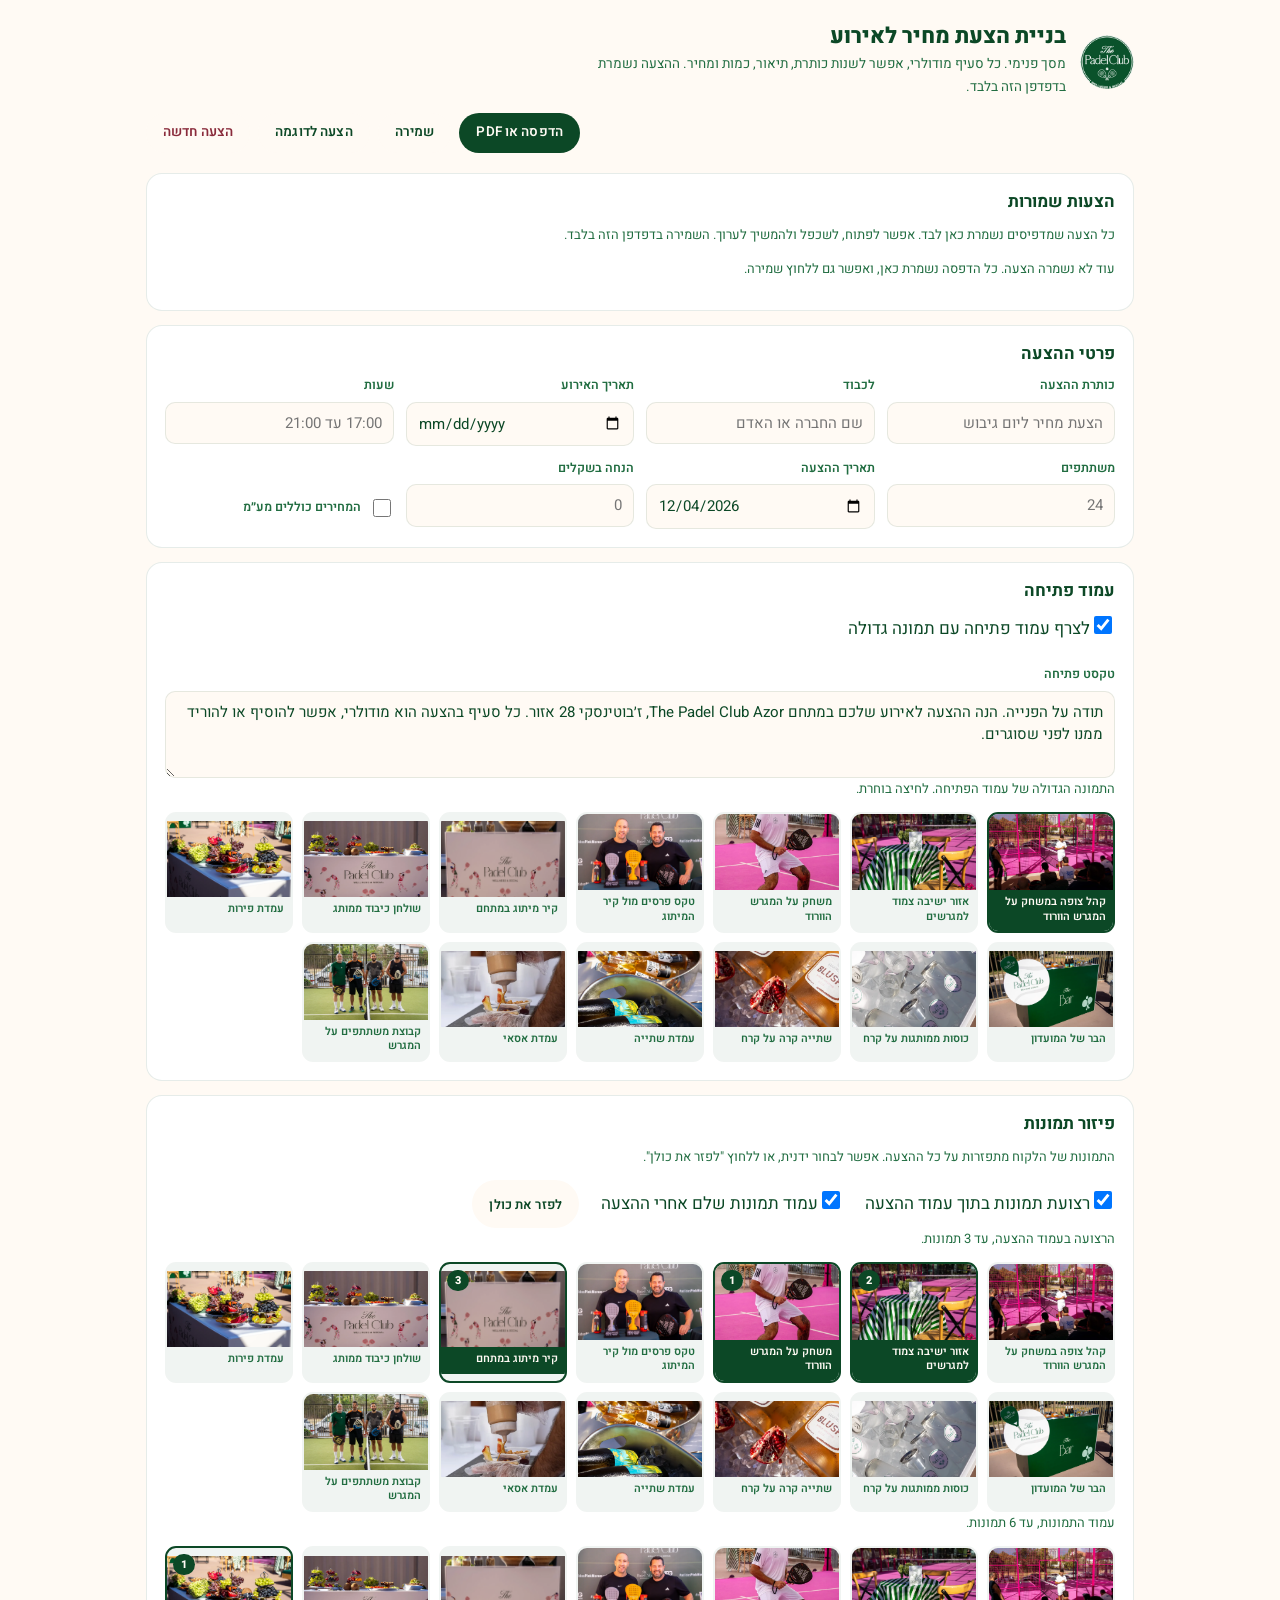
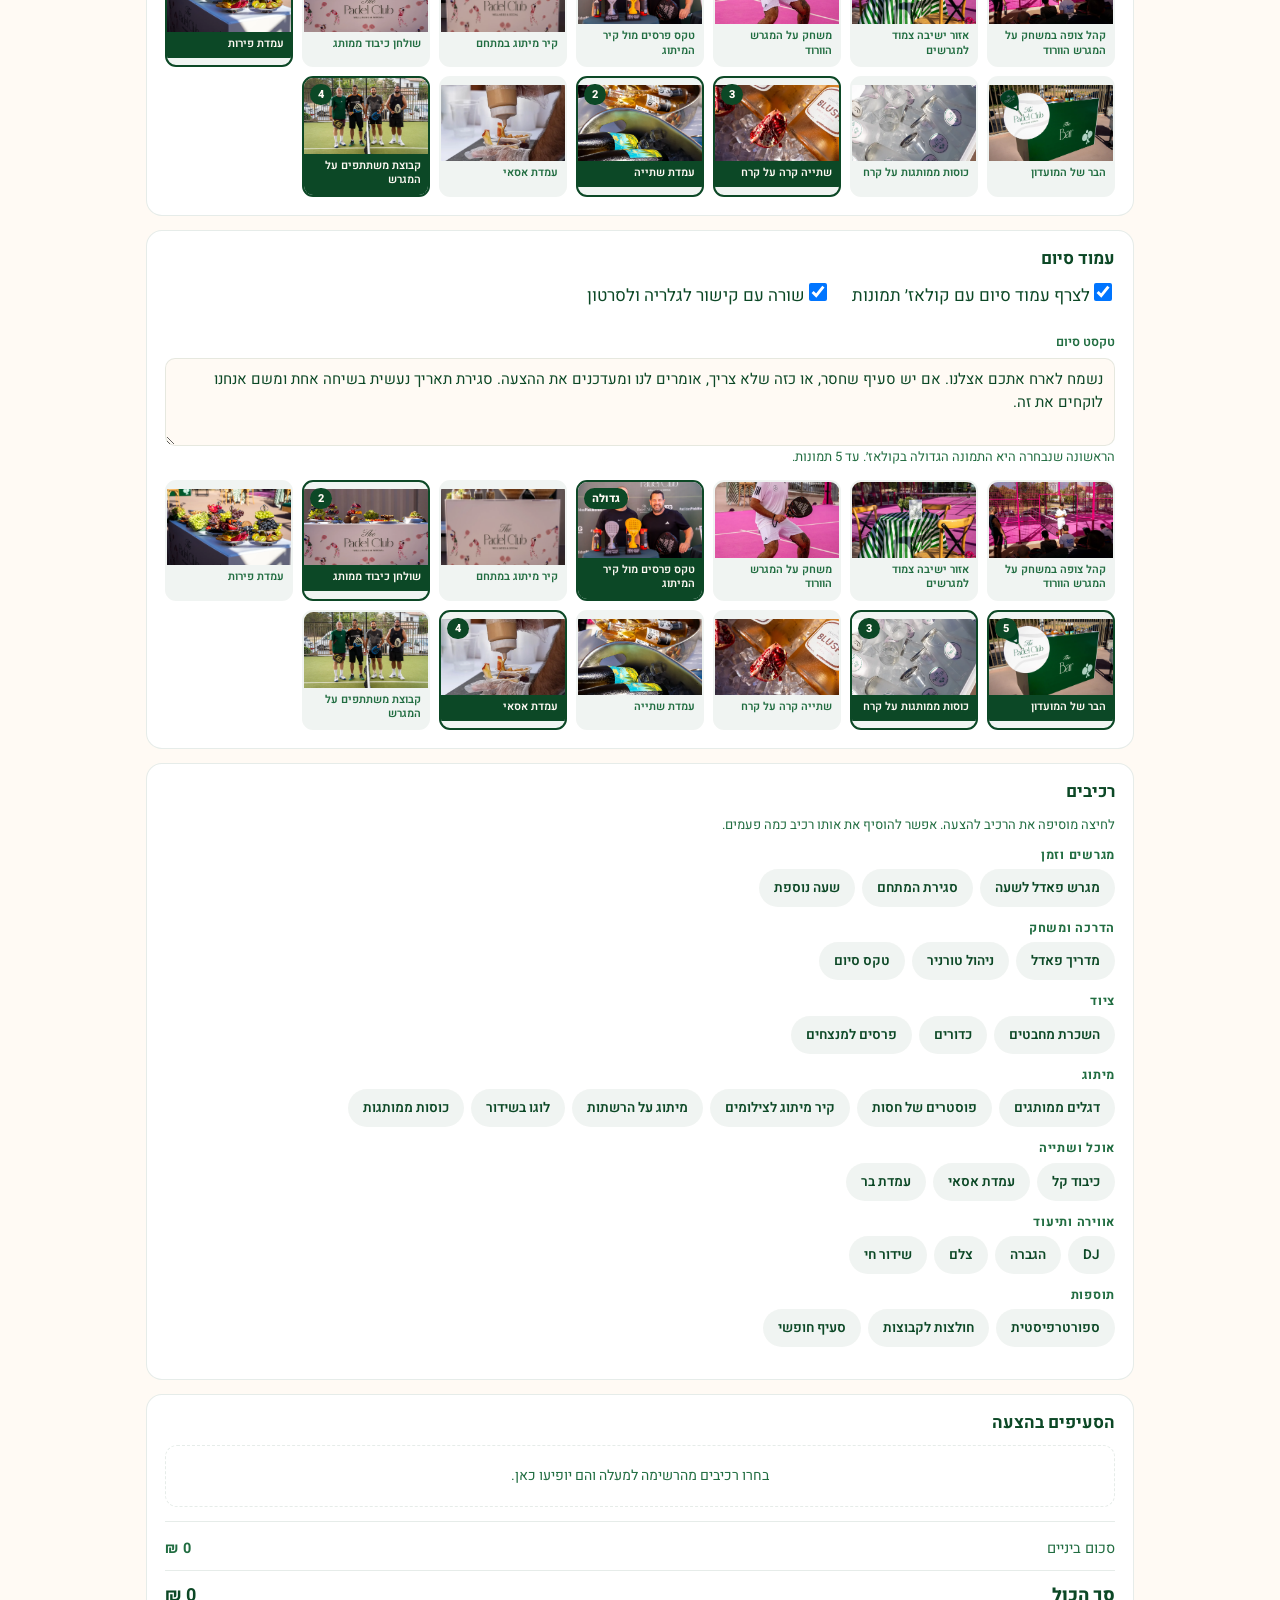
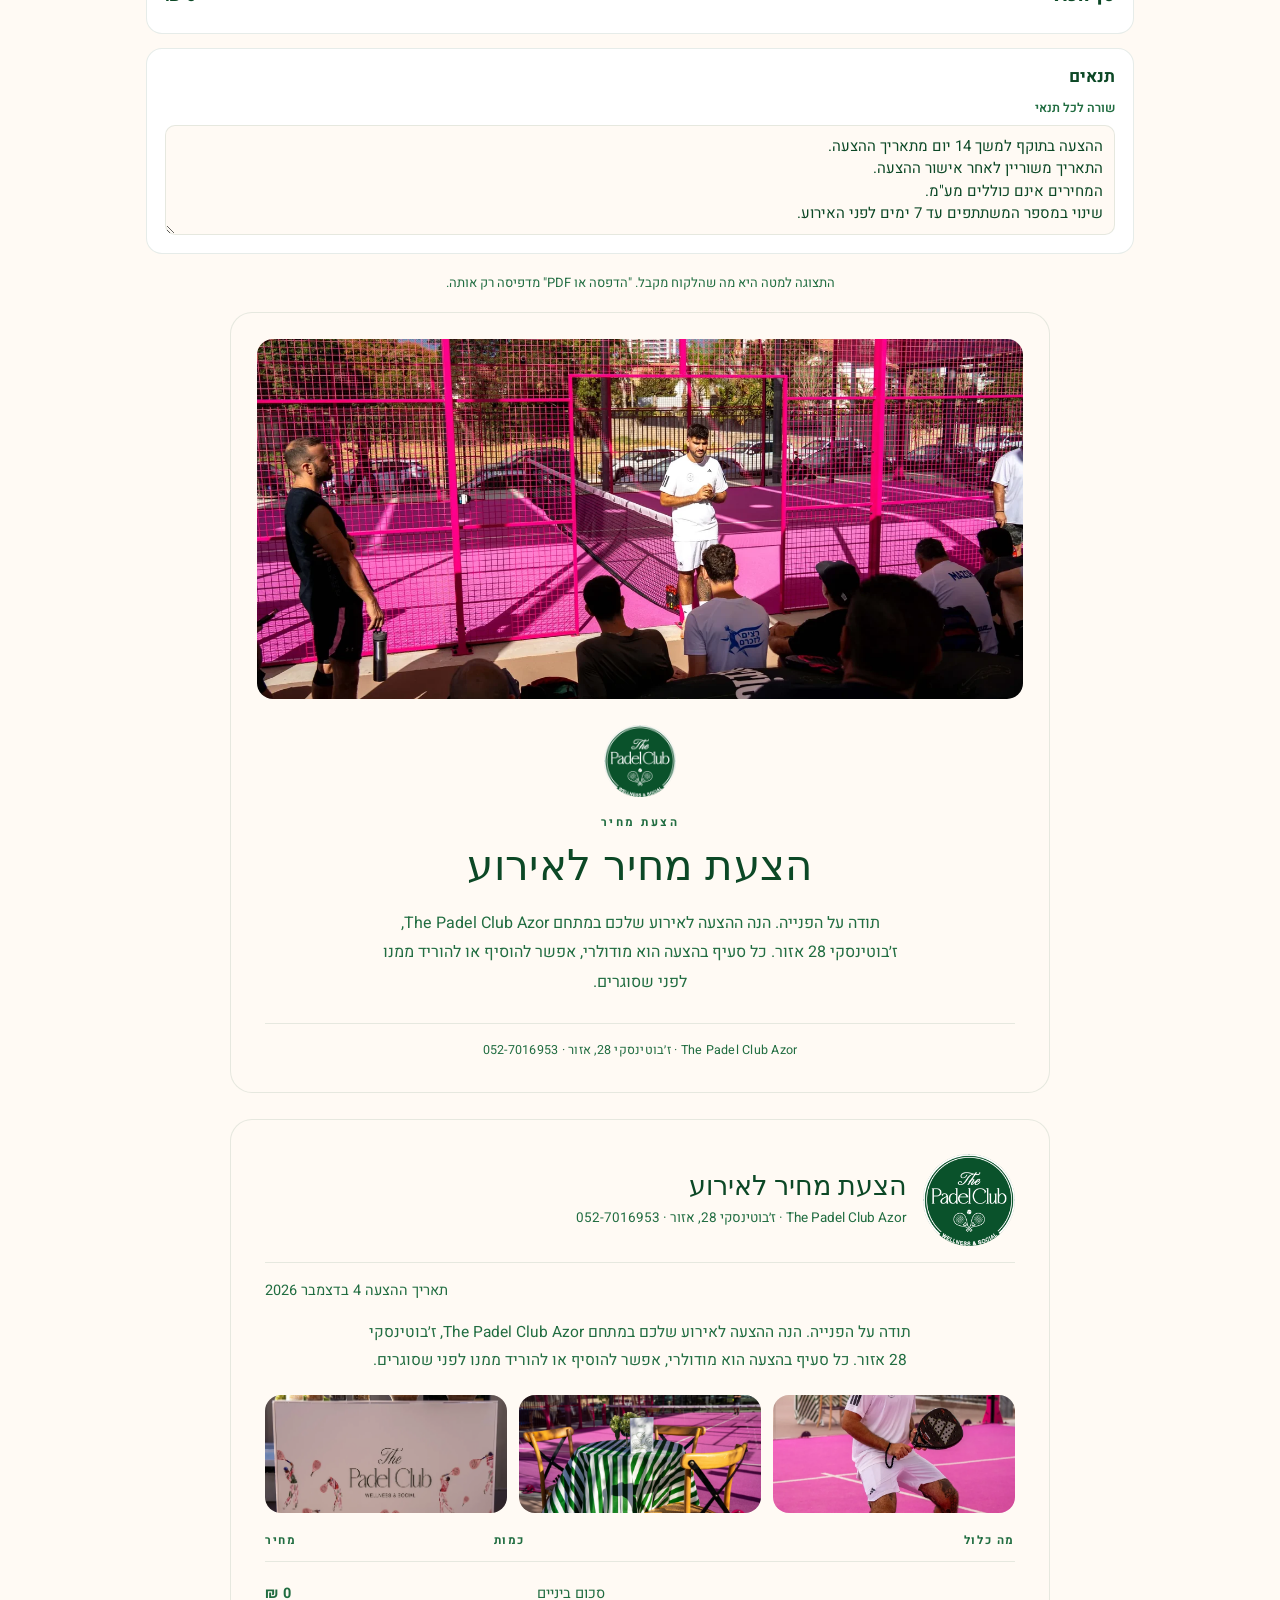
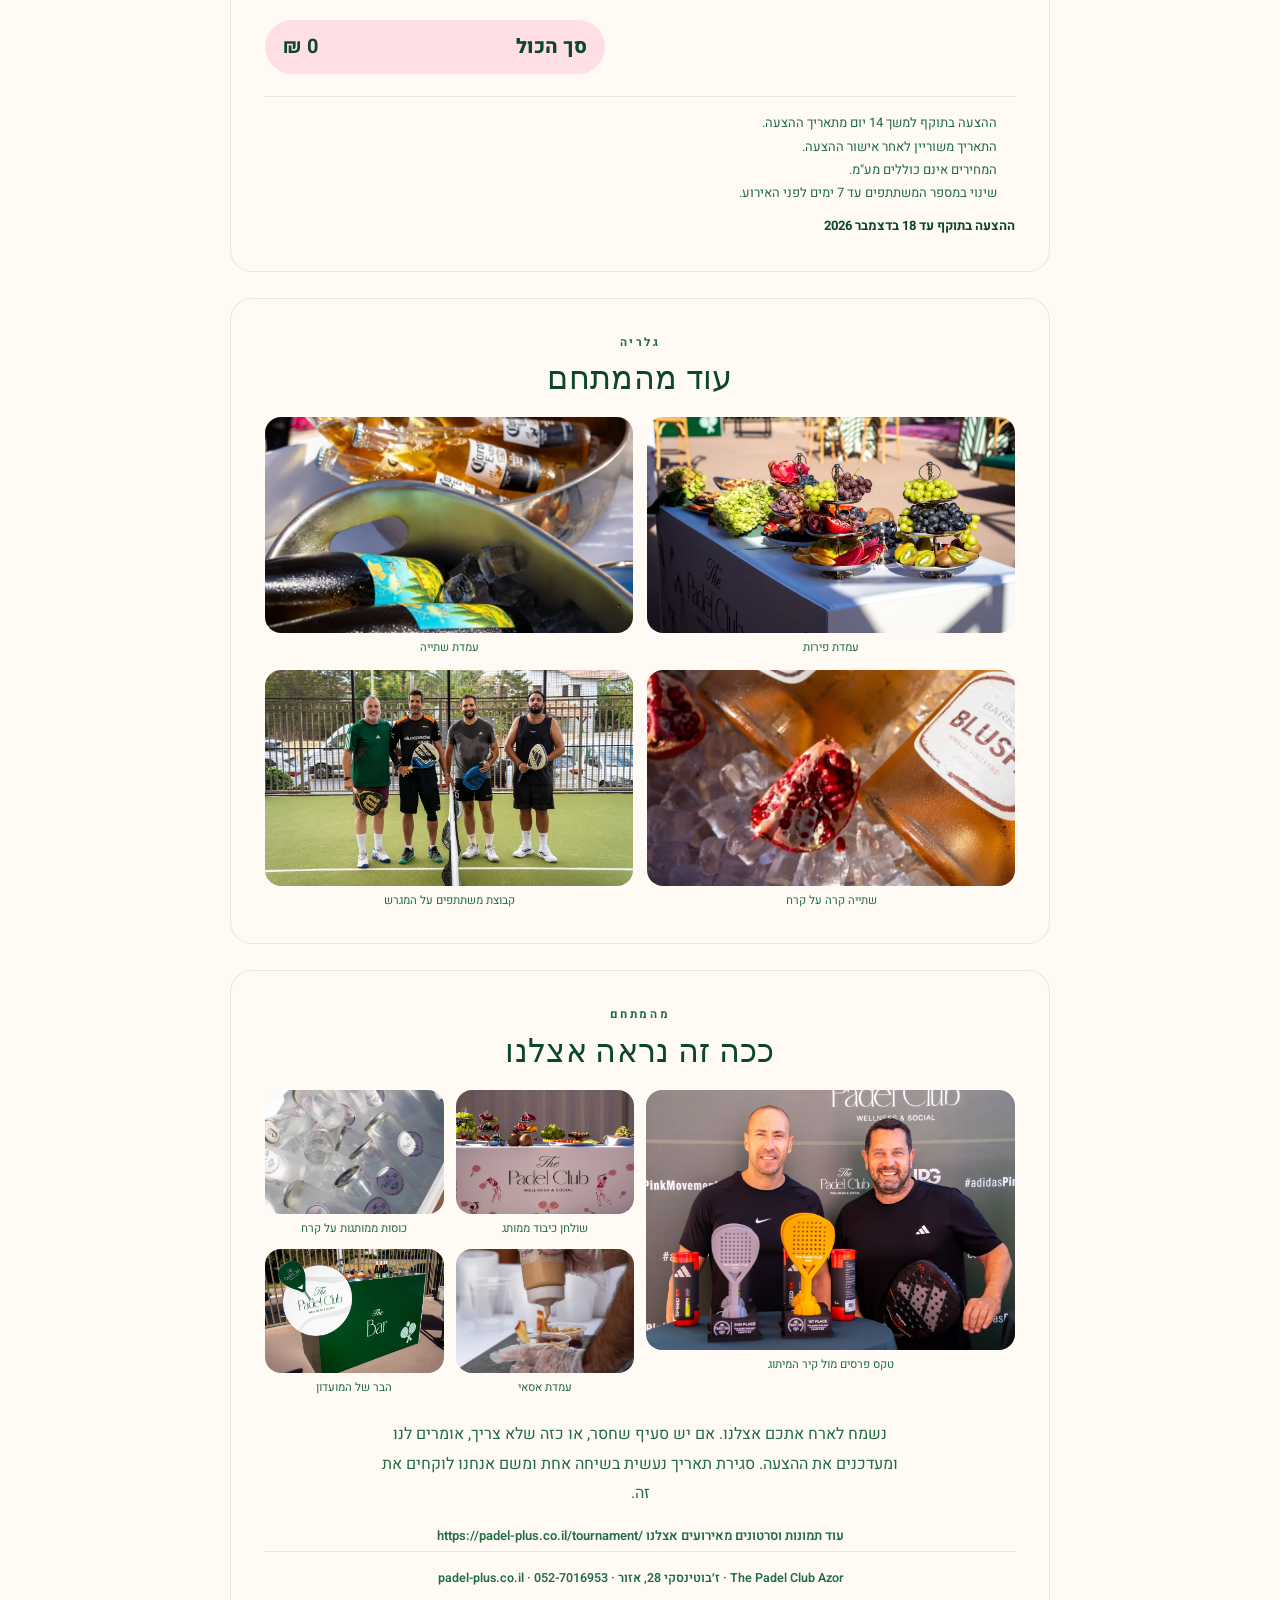
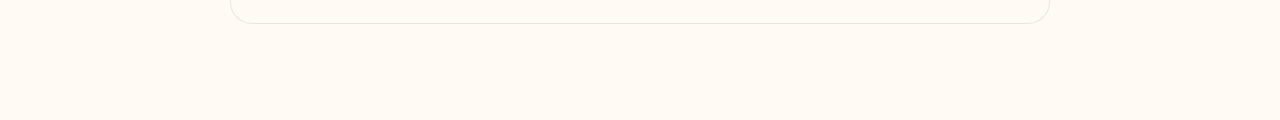
<file: quote/index.html>
<!doctype html>
<html lang="he" dir="rtl">
<head>
<meta charset="utf-8">
<meta name="viewport" content="width=device-width, initial-scale=1">
<meta name="robots" content="noindex, nofollow">
<title>בניית הצעת מחיר לאירוע | The Padel Club Azor</title>
<meta name="theme-color" content="#0C4826">
<link rel="icon" href="../assets/brand/logo-160.png" type="image/png">
<link rel="preconnect" href="https://fonts.googleapis.com">
<link rel="preconnect" href="https://fonts.gstatic.com" crossorigin>
<link rel="stylesheet" href="https://fonts.googleapis.com/css2?family=Bodoni+Moda:opsz,wght@6..96,400..700&family=Heebo:wght@400;500;700;800&family=Inter:wght@500;600;800&display=swap">
<link rel="stylesheet" href="../assets/css/style.css?v=20261110-quote6">
</head>
<body class="page-quote">

<!-- the builder, screen only -->
<div class="qb">
  <header class="qb-top">
    <img class="qb-logo" src="../assets/brand/logo-160.png" srcset="../assets/brand/logo-160.png 1x, ../assets/brand/logo-320.png 2x" width="54" height="54" alt="The Padel Club">
    <div>
      <h1>בניית הצעת מחיר לאירוע</h1>
      <p>מסך פנימי. כל סעיף מודולרי, אפשר לשנות כותרת, תיאור, כמות ומחיר. ההצעה נשמרת בדפדפן הזה בלבד.</p>
    </div>
    <div class="qb-actions">
      <button class="btn btn-primary" id="qb-print" type="button">הדפסה או PDF</button>
      <button class="btn btn-light" id="qb-save" type="button">שמירה</button>
      <button class="btn btn-light" id="qb-demo" type="button">הצעה לדוגמה</button>
      <button class="btn btn-light qb-clear" id="qb-clear" type="button">הצעה חדשה</button>
    </div>
  </header>

  <section class="qb-card">
    <h2>הצעות שמורות</h2>
    <p class="qb-hint">כל הצעה שמדפיסים נשמרת כאן לבד. אפשר לפתוח, לשכפל ולהמשיך לערוך. השמירה בדפדפן הזה בלבד.</p>
    <div class="qb-saved" id="qb-saved"></div>
  </section>

  <section class="qb-card">
    <h2>פרטי ההצעה</h2>
    <div class="qb-grid">
      <label class="qb-field"><span>כותרת ההצעה</span><input id="qb-title" type="text" placeholder="הצעת מחיר ליום גיבוש"></label>
      <label class="qb-field"><span>לכבוד</span><input id="qb-client" type="text" placeholder="שם החברה או האדם"></label>
      <label class="qb-field"><span>תאריך האירוע</span><input id="qb-eventDate" type="date"></label>
      <label class="qb-field"><span>שעות</span><input id="qb-hours" type="text" placeholder="17:00 עד 21:00"></label>
      <label class="qb-field"><span>משתתפים</span><input id="qb-guests" type="number" min="0" placeholder="24"></label>
      <label class="qb-field"><span>תאריך ההצעה</span><input id="qb-quoteDate" type="date"></label>
      <label class="qb-field"><span>הנחה בשקלים</span><input id="qb-discount" type="number" min="0" placeholder="0"></label>
      <label class="qb-field qb-check"><input id="qb-withVat" type="checkbox"><span>המחירים כוללים מע״מ</span></label>
    </div>
  </section>

  <section class="qb-card">
    <h2>עמוד פתיחה</h2>
    <div class="qb-media">
      <label class="qb-check"><input id="qb-showCover" type="checkbox"><span>לצרף עמוד פתיחה עם תמונה גדולה</span></label>
    </div>
    <label class="qb-field qb-wide"><span>טקסט פתיחה</span><textarea id="qb-intro" rows="3"></textarea></label>
    <p class="qb-hint">התמונה הגדולה של עמוד הפתיחה. לחיצה בוחרת.</p>
    <div class="qb-picker qb-picker-one" id="qb-cover-pick"></div>
  </section>

  <section class="qb-card">
    <h2>פיזור תמונות</h2>
    <p class="qb-hint">התמונות של הלקוח מתפזרות על כל ההצעה. אפשר לבחור ידנית, או ללחוץ "לפזר את כולן".</p>
    <div class="qb-media">
      <label class="qb-check"><input id="qb-showStrip" type="checkbox"><span>רצועת תמונות בתוך עמוד ההצעה</span></label>
      <label class="qb-check"><input id="qb-showGallery" type="checkbox"><span>עמוד תמונות שלם אחרי ההצעה</span></label>
      <button class="btn btn-light qb-spread" id="qb-spread" type="button">לפזר את כולן</button>
    </div>
    <p class="qb-hint">הרצועה בעמוד ההצעה, עד 3 תמונות.</p>
    <div class="qb-picker" id="qb-strip-pick"></div>
    <p class="qb-hint">עמוד התמונות, עד 6 תמונות.</p>
    <div class="qb-picker" id="qb-gallery-pick"></div>
  </section>

  <section class="qb-card">
    <h2>עמוד סיום</h2>
    <div class="qb-media">
      <label class="qb-check"><input id="qb-showClosing" type="checkbox"><span>לצרף עמוד סיום עם קולאז׳ תמונות</span></label>
      <label class="qb-check"><input id="qb-showVideo" type="checkbox"><span>שורה עם קישור לגלריה ולסרטון</span></label>
    </div>
    <label class="qb-field qb-wide"><span>טקסט סיום</span><textarea id="qb-outro" rows="3"></textarea></label>
    <p class="qb-hint">הראשונה שנבחרה היא התמונה הגדולה בקולאז׳. עד 5 תמונות.</p>
    <div class="qb-picker" id="qb-collage-pick"></div>
  </section>

  <section class="qb-card">
    <h2>רכיבים</h2>
    <p class="qb-hint">לחיצה מוסיפה את הרכיב להצעה. אפשר להוסיף את אותו רכיב כמה פעמים.</p>
    <div id="qb-catalogue"></div>
  </section>

  <section class="qb-card">
    <h2>הסעיפים בהצעה</h2>
    <div id="qb-lines"></div>
    <p class="qb-warn" id="qb-warn" hidden></p>
    <div class="qb-totals" id="qb-totals"></div>
  </section>

  <section class="qb-card">
    <h2>תנאים</h2>
    <label class="qb-field qb-wide"><span>שורה לכל תנאי</span><textarea id="qb-terms" rows="4"></textarea></label>
  </section>

  <p class="qb-note">התצוגה למטה היא מה שהלקוח מקבל. "הדפסה או PDF" מדפיסה רק אותה.</p>

  <div class="qb-modal" id="qb-modal" hidden>
    <div class="qb-modal-box" role="dialog" aria-modal="true" aria-labelledby="qb-modal-title">
      <h2 id="qb-modal-title">להתחיל הצעה חדשה?</h2>
      <p id="qb-modal-text">ההצעה שעל המסך תוחלף.</p>
      <div class="qb-modal-acts">
        <button class="btn btn-primary" id="qb-modal-save" type="button">לשמור ולהמשיך</button>
        <button class="btn btn-light" id="qb-modal-skip" type="button">להמשיך בלי לשמור</button>
        <button class="btn btn-light" id="qb-modal-cancel" type="button">ביטול</button>
      </div>
    </div>
  </div>
</div>

<!-- what the client gets, this is what prints -->
<article class="qp" id="qp">

  <!-- page 1, the cover -->
  <section class="qp-page qp-cover" id="qp-cover">
    <figure class="qp-shot"><img id="qp-cover-img" src="" alt=""></figure>
    <div class="qp-cover-in">
      <img class="qp-cover-logo" src="../assets/brand/logo-320.png" width="92" height="92" alt="The Padel Club Azor">
      <p class="qp-eyebrow">הצעת מחיר</p>
      <h1 class="qp-display" id="qp-cover-title">הצעת מחיר לאירוע</h1>
      <p class="qp-cover-client" id="qp-cover-client"></p>
      <p class="qp-cover-facts" id="qp-cover-facts"></p>
      <p class="qp-cover-intro" id="qp-cover-intro"></p>
      <p class="qp-cover-foot">The Padel Club Azor · ז׳בוטינסקי 28, אזור · <bdi dir="ltr">052-7016953</bdi></p>
    </div>
  </section>

  <!-- page 2, the offer itself -->
  <section class="qp-page qp-main">
    <header class="qp-head">
      <img class="qp-logo" src="../assets/brand/logo-320.png" width="92" height="92" alt="The Padel Club Azor">
      <div class="qp-head-text">
        <h1 id="qp-title">הצעת מחיר לאירוע</h1>
        <p class="qp-venue">The Padel Club Azor · ז׳בוטינסקי 28, אזור · <bdi dir="ltr">052-7016953</bdi></p>
      </div>
    </header>

    <div class="qp-meta">
      <p id="qp-client"></p>
      <p id="qp-facts"></p>
      <p id="qp-date"></p>
    </div>

    <p class="qp-intro" id="qp-intro"></p>

    <div class="qp-strip" id="qp-strip" hidden></div>

    <table class="qp-table">
      <thead>
        <tr><th>מה כלול</th><th>כמות</th><th>מחיר</th></tr>
      </thead>
      <tbody id="qp-lines"></tbody>
    </table>

    <div class="qp-sums" id="qp-sums"></div>

    <footer class="qp-foot">
      <ul id="qp-terms"></ul>
      <p class="qp-validity" id="qp-validity"></p>
    </footer>
  </section>

  <!-- page 3, more photos -->
  <section class="qp-page qp-gallery" id="qp-gallery">
    <p class="qp-eyebrow">גלריה</p>
    <h2 class="qp-display qp-gallery-title" id="qp-gallery-title">עוד מהמתחם</h2>
    <div class="qp-grid" id="qp-grid"></div>
  </section>

  <!-- page 4, the closing -->
  <section class="qp-page qp-closing" id="qp-closing">
    <p class="qp-eyebrow">מהמתחם</p>
    <h2 class="qp-display qp-closing-title" id="qp-closing-title">ככה זה נראה אצלנו</h2>
    <div class="qp-collage" id="qp-collage"></div>
    <p class="qp-outro" id="qp-outro"></p>
    <p class="qp-video" id="qp-video" hidden></p>
    <p class="qp-sign">The Padel Club Azor · ז׳בוטינסקי 28, אזור · <bdi dir="ltr">052-7016953</bdi> · padel-plus.co.il</p>
  </section>

</article>

<script>window.PADEL_BASE = "../";</script>
<script src="../assets/js/quote.js?v=20261110-quote6" defer></script>
</body>
</html>
</file>
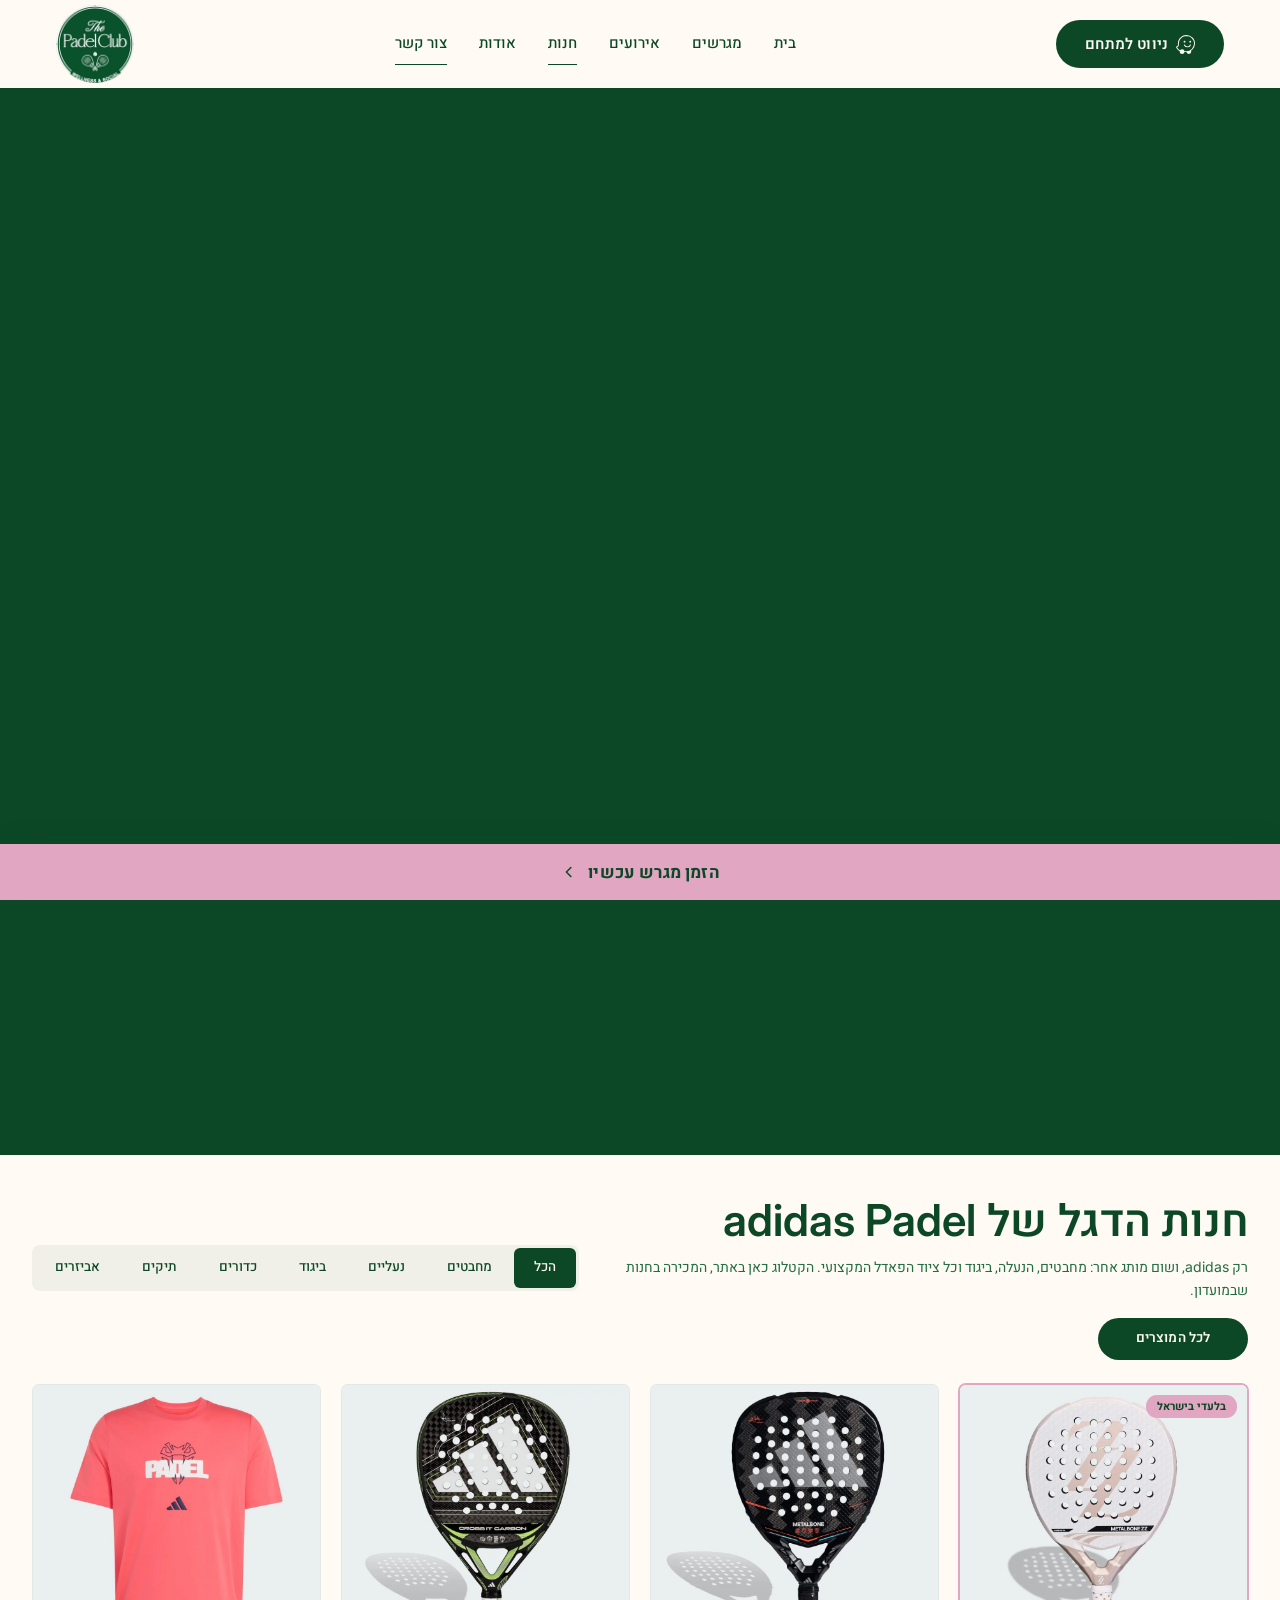
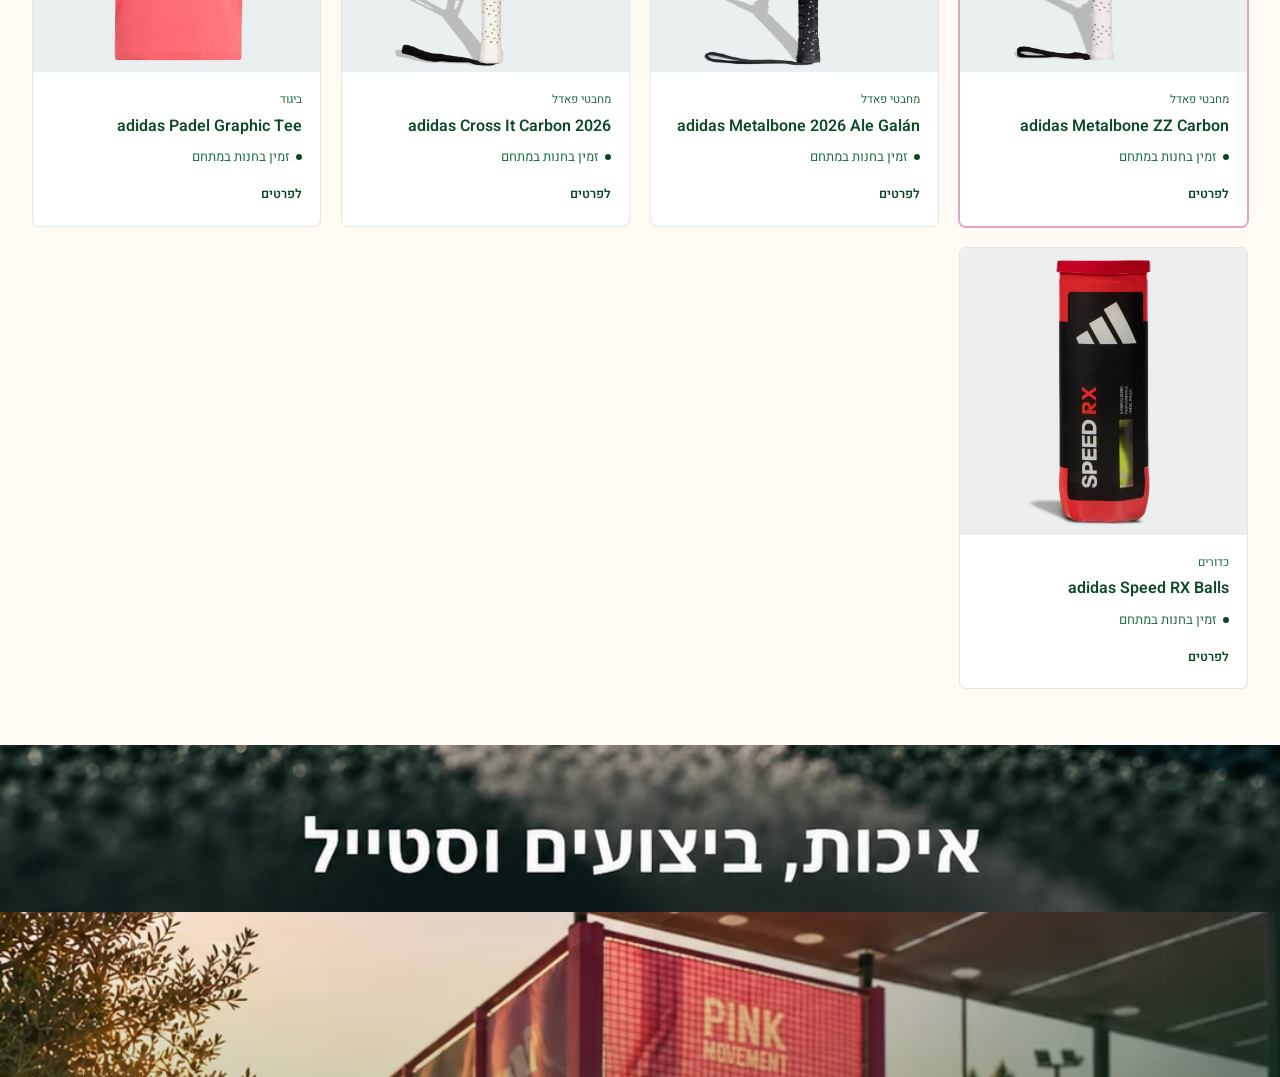
<file: shop/index.html>
<!doctype html>
<html lang="he" dir="rtl">
<head>
<meta charset="utf-8">
<meta name="viewport" content="width=device-width, initial-scale=1">
<title>החנות | The Padel Club Azor</title>
<meta name="description" content="ציוד adidas Padel בחנות The Padel Club Azor: מחבטים, כדורים, ביגוד ואביזרים.">
<link rel="canonical" href="https://padel-plus.co.il/shop/">
<meta property="og:url" content="https://padel-plus.co.il/shop/">
<meta name="theme-color" content="#0C4826">
<link rel="icon" href="../assets/brand/logo-160.png" type="image/png">
<link rel="apple-touch-icon" href="../assets/brand/logo-320.png">
<link rel="preconnect" href="https://fonts.googleapis.com">
<link rel="preconnect" href="https://fonts.gstatic.com" crossorigin>
<link rel="stylesheet" href="https://fonts.googleapis.com/css2?family=Heebo:wght@400;500;600;700&family=Inter:wght@500;600;700&display=swap">
<link rel="stylesheet" href="../assets/css/style.css?v=20261108-quote4">
</head>
<body class="page-shop">
<a class="skip-link" href="#main">דילוג לתוכן</a>

<header class="site-header" id="site-header" data-solid>
  <div class="header-inner">
    <a class="brand" href="../" aria-label="The Padel Club, לעמוד הבית">
      <img src="../assets/brand/logo-160.png" srcset="../assets/brand/logo-160.png 1x, ../assets/brand/logo-320.png 2x" width="62" height="62" alt="The Padel Club">
    </a>
    <nav class="site-nav" id="site-nav" aria-label="ניווט ראשי">
      <a class="btn btn-primary nav-cta" href="https://www.lazuz.co.il/" target="_blank" rel="noopener" data-booking>הזמנת מגרש</a>
      <ul>
        <li><a href="../">בית</a></li>
        <li><a href="../#courts">מגרשים</a></li>
        <li><a href="../#tournaments">אירועים</a></li>
        <li><a href="./" aria-current="page">חנות</a></li>
        <li><a href="../#about">אודות</a></li>
        <li><a href="#site-footer">צור קשר</a></li>
      </ul>
    </nav>
    <a class="btn btn-light header-cta" href="https://waze.com/ul?q=%D7%96%27%D7%91%D7%95%D7%98%D7%99%D7%A0%D7%A1%D7%A7%D7%99%2028%20%D7%90%D7%96%D7%95%D7%A8&navigate=yes" target="_blank" rel="noopener" data-waze><svg class="header-cta-icon" viewBox="0 0 24 24" fill="currentColor" aria-hidden="true" focusable="false"><path d="M13.218 0C9.915 0 6.835 1.49 4.723 4.148c-1.515 1.913-2.31 4.272-2.31 6.706v1.739c0 .894-.62 1.738-1.862 1.813-.298.025-.547.224-.547.522-.05.82.82 2.31 2.012 3.502.82.844 1.788 1.515 2.832 2.036a3 3 0 0 0 2.955 3.528 2.966 2.966 0 0 0 2.931-2.385h2.509c.323 1.689 2.086 2.856 3.974 2.21 1.64-.546 2.36-2.409 1.763-3.924a12.84 12.84 0 0 0 1.838-1.465 10.73 10.73 0 0 0 3.18-7.65c0-2.882-1.118-5.589-3.155-7.625A10.899 10.899 0 0 0 13.218 0zm0 1.217c2.558 0 4.967.994 6.78 2.807a9.525 9.525 0 0 1 2.807 6.78A9.526 9.526 0 0 1 20 17.585a9.647 9.647 0 0 1-6.78 2.807h-2.46a3.008 3.008 0 0 0-2.93-2.41 3.03 3.03 0 0 0-2.534 1.367v.024a8.945 8.945 0 0 1-2.41-1.788c-.844-.844-1.316-1.614-1.515-2.11a2.858 2.858 0 0 0 1.441-.846 2.959 2.959 0 0 0 .795-2.036v-1.789c0-2.11.696-4.197 2.012-5.861 1.863-2.385 4.62-3.726 7.6-3.726zm-2.41 5.986a1.192 1.192 0 0 0-1.191 1.192 1.192 1.192 0 0 0 1.192 1.193A1.192 1.192 0 0 0 12 8.395a1.192 1.192 0 0 0-1.192-1.192zm7.204 0a1.192 1.192 0 0 0-1.192 1.192 1.192 1.192 0 0 0 1.192 1.193 1.192 1.192 0 0 0 1.192-1.193 1.192 1.192 0 0 0-1.192-1.192zm-7.377 4.769a.596.596 0 0 0-.546.845 4.813 4.813 0 0 0 4.346 2.757 4.77 4.77 0 0 0 4.347-2.757.596.596 0 0 0-.547-.845h-.025a.561.561 0 0 0-.521.348 3.59 3.59 0 0 1-3.254 2.061 3.591 3.591 0 0 1-3.254-2.061.64.64 0 0 0-.546-.348z"/></svg>ניווט למתחם</a>
    <button class="menu-btn" id="menu-btn" type="button" aria-expanded="false" aria-controls="site-nav" aria-label="פתיחת תפריט">
      <svg class="icon-menu" viewBox="0 0 32 32" fill="none" stroke="currentColor" stroke-width="2.2" stroke-linecap="round" aria-hidden="true"><path d="M5 9h22M5 16h22M5 23h22"/></svg>
      <svg class="icon-close" viewBox="0 0 32 32" fill="none" stroke="currentColor" stroke-width="2.2" stroke-linecap="round" aria-hidden="true"><path d="M8 8l16 16M24 8L8 24"/></svg>
    </button>
  </div>
</header>

<main id="main" class="page-shop-main">
  <!-- approved shop banner artwork, used as supplied (handoff-extra/shop-banners-2026-09-17) -->
  <picture class="shop-banner shop-banner--top">
      <source media="(max-width: 767px)" srcset="../assets/shop/02-shop-top-mobile.webp" width="1080" height="900">
      <img src="../assets/shop/01-shop-top-desktop.webp" alt="The Padel Club Azor, adidas Padel" width="1920" height="520" loading="eager" decoding="async">
    </picture>

  <div class="shop-page">
    <div class="shop-top">
      <header class="shop-head">
        <h1 class="shop-head-title">חנות הדגל של <span class="latin" dir="ltr" lang="en">adidas Padel</span></h1>
        <p class="shop-head-sub">רק <span class="latin" dir="ltr" lang="en">adidas</span>, ושום מותג אחר: מחבטים, הנעלה, ביגוד וכל ציוד הפאדל המקצועי. הקטלוג כאן באתר, המכירה בחנות שבמועדון.</p>
        <a class="btn shop-cta" href="#shop-grid" id="shop-all">לכל המוצרים</a>
      </header>
      <nav class="shop-nav" id="shop-nav" aria-label="קטגוריות"></nav>
    </div>

    <ul class="product-grid shop-grid" id="shop-grid" aria-live="polite" aria-busy="true">
      <noscript><li class="grid-note">להצגת המוצרים יש להפעיל JavaScript.</li></noscript>
    </ul>
  </div>

  <picture class="shop-banner shop-banner--bottom">
      <source media="(max-width: 767px)" srcset="../assets/shop/04-shop-bottom-mobile.webp" width="1080" height="520">
      <img src="../assets/shop/03-shop-bottom-desktop.webp" alt="The Padel Club Azor, adidas Padel" width="1920" height="360" loading="lazy" decoding="async">
    </picture>
</main>

<!-- footer:start / generated by tools/sync_footer.py, do not edit by hand -->
<footer class="site-footer on-dark" id="site-footer">
  <div class="footer-hero">
    <img class="footer-bg" src="../assets/footer/footer-bg.webp" srcset="../assets/footer/footer-bg-836.webp 836w, ../assets/footer/footer-bg.webp 1672w"
         sizes="100vw" width="1672" height="405" alt="" loading="lazy" decoding="async">
    <div class="footer-hero-inner">
      <div class="footer-hero-copy">
        <h2 class="footer-title">הצטרפו לקהילת <span class="footer-title-accent">הפאדל של אזור</span></h2>
        <p class="footer-sub">מגרשים, אנשים טובים ואווירה שמחברת.</p>
        <div class="footer-actions">
          <a class="btn footer-cta footer-cta--primary" href="https://www.lazuz.co.il/" target="_blank" rel="noopener" data-booking>הזמנת מגרש<svg class="footer-cta-icon" aria-hidden="true" focusable="false" viewBox="0 0 24 24" fill="none" stroke="currentColor" stroke-width="2" stroke-linecap="round" stroke-linejoin="round"><path d="M14.5 18l-6-6 6-6"/></svg></a>
          <!-- "דברו איתנו": site.config.js → links.contact (WhatsApp or phone once supplied) -->
          <a class="btn footer-cta footer-cta--ghost" data-link="contact">דברו איתנו<svg class="footer-cta-icon" aria-hidden="true" focusable="false" viewBox="0 0 24 24" fill="none" stroke="currentColor" stroke-width="2" stroke-linecap="round" stroke-linejoin="round"><path d="M14.5 18l-6-6 6-6"/></svg></a>
        </div>
      </div>
      <div class="footer-brand-block">
        <p class="footer-brand-line">יותר<br>מפאדל.<br>זו קהילה.</p>
        <a class="footer-brand" href="../" aria-label="The Padel Club, לעמוד הבית">
          <img src="../assets/brand/logo-outline-240.webp" srcset="../assets/brand/logo-outline-240.webp 1x, ../assets/brand/logo-outline-480.webp 2x"
               width="240" height="240" alt="The Padel Club" loading="lazy" decoding="async">
        </a>
      </div>
    </div>
  </div>

  <div class="footer-inner">
    <!-- contact and social: phone, WhatsApp and Facebook read site.config.js (phone / whatsappUrl / facebookUrl), inert while null -->
    <ul class="footer-contacts">
      <li><a class="footer-contact" href="https://waze.com/ul?q=%D7%96%27%D7%91%D7%95%D7%98%D7%99%D7%A0%D7%A1%D7%A7%D7%99%2028%20%D7%90%D7%96%D7%95%D7%A8&navigate=yes" target="_blank" rel="noopener" data-waze><svg class="footer-icon" aria-hidden="true" focusable="false" viewBox="0 0 32 32" fill="none" stroke="currentColor" stroke-width="2"><path d="M16 29s9-8.2 9-17a9 9 0 1 0-18 0c0 8.8 9 17 9 17Z"/><circle cx="16" cy="12" r="3"/></svg><b>ז׳בוטינסקי 28, אזור</b><span>נשמח לראות אתכם</span></a></li>
      <li><a class="footer-contact" data-config="phone"><svg class="footer-icon" aria-hidden="true" focusable="false" viewBox="0 0 24 24" fill="none" stroke="currentColor" stroke-width="1.5" stroke-linecap="round" stroke-linejoin="round"><path d="M21.5 16.9v2.9a1.9 1.9 0 0 1-2.1 1.9 18.9 18.9 0 0 1-8.2-2.9 18.6 18.6 0 0 1-5.7-5.7 18.9 18.9 0 0 1-2.9-8.3A1.9 1.9 0 0 1 4.5 2.7h2.9a1.9 1.9 0 0 1 1.9 1.6c.1.9.4 1.8.7 2.7a1.9 1.9 0 0 1-.4 2L8.3 10.2a15.2 15.2 0 0 0 5.7 5.7l1.2-1.2a1.9 1.9 0 0 1 2-.4c.9.3 1.8.6 2.7.7a1.9 1.9 0 0 1 1.6 1.9z"/></svg><b>טלפון</b><span>דברו איתנו</span></a></li>
      <li><a class="footer-contact" data-config="whatsappUrl"><svg class="footer-icon" aria-hidden="true" focusable="false" viewBox="0 0 24 24" fill="none" stroke="currentColor" stroke-width="1.5" stroke-linecap="round" stroke-linejoin="round"><path d="M4.9 16.3A8.6 8.6 0 1 1 7.9 19.1L3.4 20.6z"/><path d="M9.3 8.1c-.4.4-.7 1-.5 1.9.6 2.3 2.4 4.1 4.7 4.8.9.2 1.5-.1 1.9-.5l.5-.6c.2-.3.2-.7-.1-.9l-1.3-.9c-.3-.2-.6-.2-.9.1l-.5.5c-.9-.4-1.6-1.1-2-2l.5-.5c.3-.3.3-.6.1-.9l-.9-1.3c-.2-.3-.6-.3-.9-.1z"/></svg><b>וואטסאפ</b><span>דברו איתנו</span></a></li>
      <li><a class="footer-contact" href="https://www.instagram.com/padelclub.azor/" target="_blank" rel="noopener" data-config="instagramUrl"><svg class="footer-icon" aria-hidden="true" focusable="false" viewBox="0 0 32 32" fill="none" stroke="currentColor" stroke-width="2"><rect x="5" y="5" width="22" height="22" rx="6"/><circle cx="16" cy="16" r="5"/><circle cx="23" cy="9" r="1.4" fill="currentColor" stroke="none"/></svg><b>אינסטגרם</b><span>עקבו אחרינו</span></a></li>
      <li><a class="footer-contact" data-config="facebookUrl"><svg class="footer-icon" aria-hidden="true" focusable="false" viewBox="0 0 24 24" fill="none" stroke="currentColor" stroke-width="1.5" stroke-linecap="round" stroke-linejoin="round"><path d="M17 2.5h-2.8a4.7 4.7 0 0 0-4.7 4.7v2.8H6.7v3.8h2.8v7.7h3.8v-7.7h2.8l.9-3.8h-3.7V7.2a.9.9 0 0 1 .9-.9H17z"/></svg><b>פייסבוק</b><span>עקבו אחרינו</span></a></li>
      <!-- TikTok: future placeholder, display only, not a link yet -->
      <li><span class="footer-contact is-soon"><svg class="footer-icon" aria-hidden="true" focusable="false" viewBox="0 0 24 24" fill="none" stroke="currentColor" stroke-width="1.5" stroke-linecap="round" stroke-linejoin="round"><path d="M10 10.8a4 4 0 1 0 3.6 4V2.8c.4 2.8 2.4 4.8 5.2 5.1"/></svg><b>טיקטוק</b><span>בקרוב</span></span></li>
    </ul>

    <div class="footer-bottom">
      <p class="footer-legal"><span class="latin" dir="ltr" lang="en">© <span id="year">2026</span> The Padel Club Azor.</span> <span>כל הזכויות שמורות.</span></p>
      <nav class="footer-nav" aria-label="ניווט תחתון">
        <ul>
          <li><a href="../">בית</a></li>
          <li><a href="../#courts">מגרשים</a></li>
          <li><a href="../#tournaments">אירועים</a></li>
          <li><a href="./">חנות</a></li>
          <li><a href="../#about">אודות</a></li>
          <li><a href="#site-footer">צור קשר</a></li>
        </ul>
      </nav>
      <p class="footer-tagline" dir="ltr" lang="en">WELLNESS &amp; SOCIAL</p>
    </div>
  </div>
</footer>

<!-- SNIR credit bar (the same bar as on Snir's other client sites), wording for this site: נבנה באהבה ע״י SNIR. -->
<div class="snir-credit">
  <a class="snir-credit__link" href="https://www.snirdote.co.il/" target="_blank" rel="noopener">
    <span class="snir-credit__text">נבנה באהבה ע״י</span>
    <span class="snir-credit__mark" lang="en">SNIR<span class="snir-credit__dot">.</span></span>
  </a>
</div>

<!-- booking strip: pink, fixed to the bottom of the screen on every page, always visible (Snir, 17.9.2026) -->
<a class="book-strip" href="https://www.lazuz.co.il/" target="_blank" rel="noopener" data-booking><span>הזמן מגרש עכשיו</span><svg class="book-strip-icon" aria-hidden="true" focusable="false" viewBox="0 0 24 24" fill="none" stroke="currentColor" stroke-width="2" stroke-linecap="round" stroke-linejoin="round"><path d="M14.5 18l-6-6 6-6"/></svg></a>
<!-- footer:end -->

<!-- products:start / generated from data/products.json by tools/sync_products.py, do not edit by hand -->
<script type="application/json" id="product-data">{"schema": "padel-azor.products.v2", "currency": "ILS", "source": "static", "note": "Catalogue of what the club's physical store carries. No online purchase at this stage: no price, no stock count, no cart. availability describes the shop floor. Every field maps 1:1 to the future inventory API, so this file can be replaced by it.", "products": [{"id": "metalbone-zz-carbon", "sku": "KN0489", "brand": "adidas", "name": "adidas Metalbone ZZ Carbon", "nameHe": "מחבט פאדל אדידס מטלבון ZZ קרבון", "category": "racket", "images": [{"src": "assets/products/metalbone-zz-carbon.jpg", "webp": "assets/products/metalbone-zz-carbon.webp", "width": 900, "height": 900, "alt": "מחבט adidas Metalbone ZZ Carbon לבן עם מונוגרמת ZZ בצבע שמפניה, מבט מלפנים"}, {"src": "assets/products/metalbone-zz-carbon-2.jpg", "webp": "assets/products/metalbone-zz-carbon-2.webp", "width": 900, "height": 900, "alt": "מחבט adidas Metalbone ZZ Carbon, מבט מהצד על המסגרת והגריפ"}, {"src": "assets/products/metalbone-zz-carbon-3.jpg", "webp": "assets/products/metalbone-zz-carbon-3.webp", "width": 900, "height": 900, "alt": "תקריב על החיבור שבין המשטח לידית במחבט adidas Metalbone ZZ Carbon, עם הכיתוב CARBON 3K וסמל ZZ"}], "price": null, "compareAtPrice": null, "availability": "in_store", "badge": "בלעדי בישראל", "featured": true, "description": "מחבט הפאדל החדש של adidas בשיתוף זינדין זידאן משלב עיצוב יוקרתי עם ביצועים ברמה הגבוהה ביותר. מיועד לשחקנים שמחפשים שילוב של עוצמה, שליטה ודיוק בכל חבטה. בהשראת אחד מגדולי הכדורגלנים בכל הזמנים, מחבט שמביא איתו סטייל של אגדות למגרש הפאדל. המחבט היחיד מסוגו בארץ, אצלנו בחנות שבמועדון בלבד.", "attributes": {"color": "לבן", "material": "Carbon 3K"}, "url": null, "referenceUrl": "https://www.adidas.co.uk/metalbone-zz-carbon-racquet/KN0489.html", "sourceImageUrl": "https://assets.adidas.com/images/w_1880,f_auto,q_auto/72d3053452d1411cbcdd842f51c15938_9366/METALBONE_ZZ_CARBON_Racquet_White_KN0489_01_00_standard.jpg"}, {"id": "metalbone-2026", "sku": "KL2612", "brand": "adidas", "name": "adidas Metalbone 2026 Ale Galán", "nameHe": "מחבט פאדל אדידס מטלבון 2026", "category": "racket", "images": [{"src": "assets/products/metalbone-2026.jpg", "webp": "assets/products/metalbone-2026.webp", "width": 900, "height": 900, "alt": "מחבט adidas Metalbone 2026 שחור עם לוגו לבן, מבט מלפנים"}], "price": null, "compareAtPrice": null, "availability": "in_store", "badge": null, "description": null, "attributes": {"shape": "יהלום", "level": "מתקדם"}, "url": null, "referenceUrl": "https://www.adidas.com/bh/en/metalbone-2026-padel-racket/KL2612.html", "sourceImageUrl": "https://assets.adidas.com/images/w_1880%2Cf_auto%2Cq_auto/a0a343d4dc654a7297404d4edb67d0f9_9366/KL2612_01_00_standard.jpg"}, {"id": "cross-it-carbon-2026", "sku": "KL2617", "brand": "adidas", "name": "adidas Cross It Carbon 2026", "nameHe": "מחבט פאדל אדידס קרוס איט קרבון 2026", "category": "racket", "images": [{"src": "assets/products/cross-it-carbon-2026.jpg", "webp": "assets/products/cross-it-carbon-2026.webp", "width": 900, "height": 900, "alt": "מחבט adidas Cross It Carbon 2026 שחור עם פסים ירוקים בהירים, מבט מלפנים"}], "price": null, "compareAtPrice": null, "availability": "in_store", "badge": null, "description": null, "attributes": {"shape": "טיפה", "level": "כל הרמות"}, "url": null, "referenceUrl": "https://www.adidas.com/qa/en/cross-it-carbon-2026-padel-racket/KL2617.html", "sourceImageUrl": "https://assets.adidas.com/images/w_1880%2Cf_auto%2Cq_auto/2b35674bc3c64e77a6b96cb503cb1abb_9366/KL2617_01_00_standard.jpg"}, {"id": "pink-padel-graphic-tshirt", "sku": "KR2324", "brand": "adidas", "name": "adidas Padel Graphic Tee", "nameHe": "חולצת אדידס פאדל גרפיק", "category": "apparel", "images": [{"src": "assets/products/pink-padel-graphic-tshirt-laydown.jpg", "webp": "assets/products/pink-padel-graphic-tshirt-laydown.webp", "width": 900, "height": 900, "alt": "חולצת adidas Padel Graphic ורודה עם הדפס Padel, תצלום מוצר ללא דוגמן"}], "price": null, "compareAtPrice": null, "availability": "in_store", "badge": null, "description": null, "attributes": {"color": "ורוד Pure Turbo"}, "url": null, "referenceUrl": "https://www.adidas.com/us/padel-graphic-t-shirt/KR2324.html", "sourceImageUrl": null}, {"id": "speed-rx-balls", "sku": "GC6333", "brand": "adidas", "name": "adidas Speed RX Balls", "nameHe": "כדורי פאדל אדידס ספיד RX, מארז שלושה", "category": "balls", "images": [{"src": "assets/products/speed-rx-balls.jpg", "webp": "assets/products/speed-rx-balls.webp", "width": 500, "height": 500, "alt": "מארז שלושה כדורי adidas Speed RX, גליל אדום ושחור"}], "price": null, "compareAtPrice": null, "availability": "in_store", "badge": null, "description": null, "attributes": {"pack": "מארז שלושה"}, "url": null, "referenceUrl": "https://www.adidas.co.uk/speed-rx-balls/GC6333.html", "sourceImageUrl": "https://assets.adidas.com/images/w_500%2Cf_auto%2Cq_auto/d2b7589aba08468b9f50afac00a47f91_9366/Speed_Rx_Balls_Yellow_GC6333_01_standard.jpg"}]}</script>
<!-- products:end -->
<script>window.PADEL_BASE = "../";</script>
<script src="../site.config.js"></script>
<script src="../assets/js/track.js?v=20261103-ga4"></script>
<script src="../assets/js/products/repository.js?v=20261018-zz" defer></script>
<script src="../assets/js/products/card.js?v=20261018-zz" defer></script>
<script src="../assets/js/products/modal.js?v=20261102-track" defer></script>
<script src="../assets/js/main.js?v=20261021-event" defer></script>
<script src="../assets/js/shop.js?v=20261018-zz" defer></script>
</body>
</html>
</file>
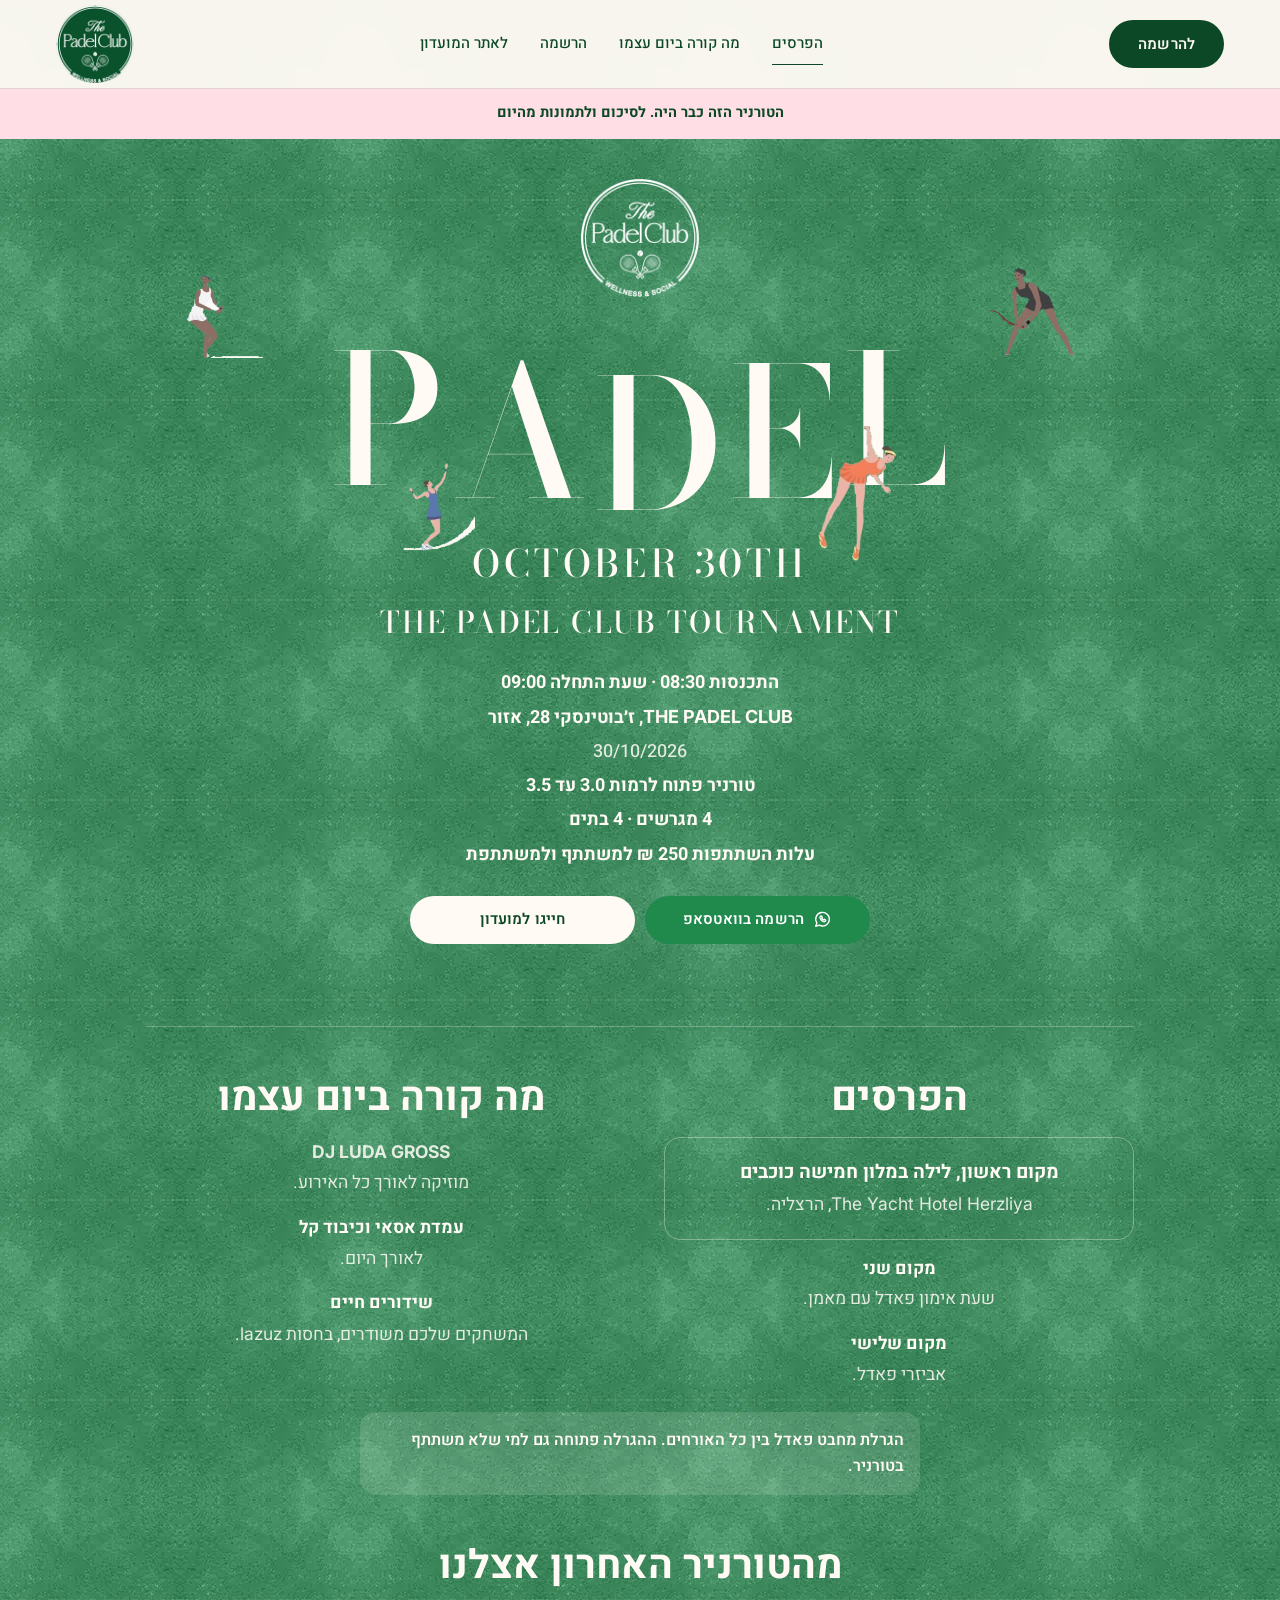
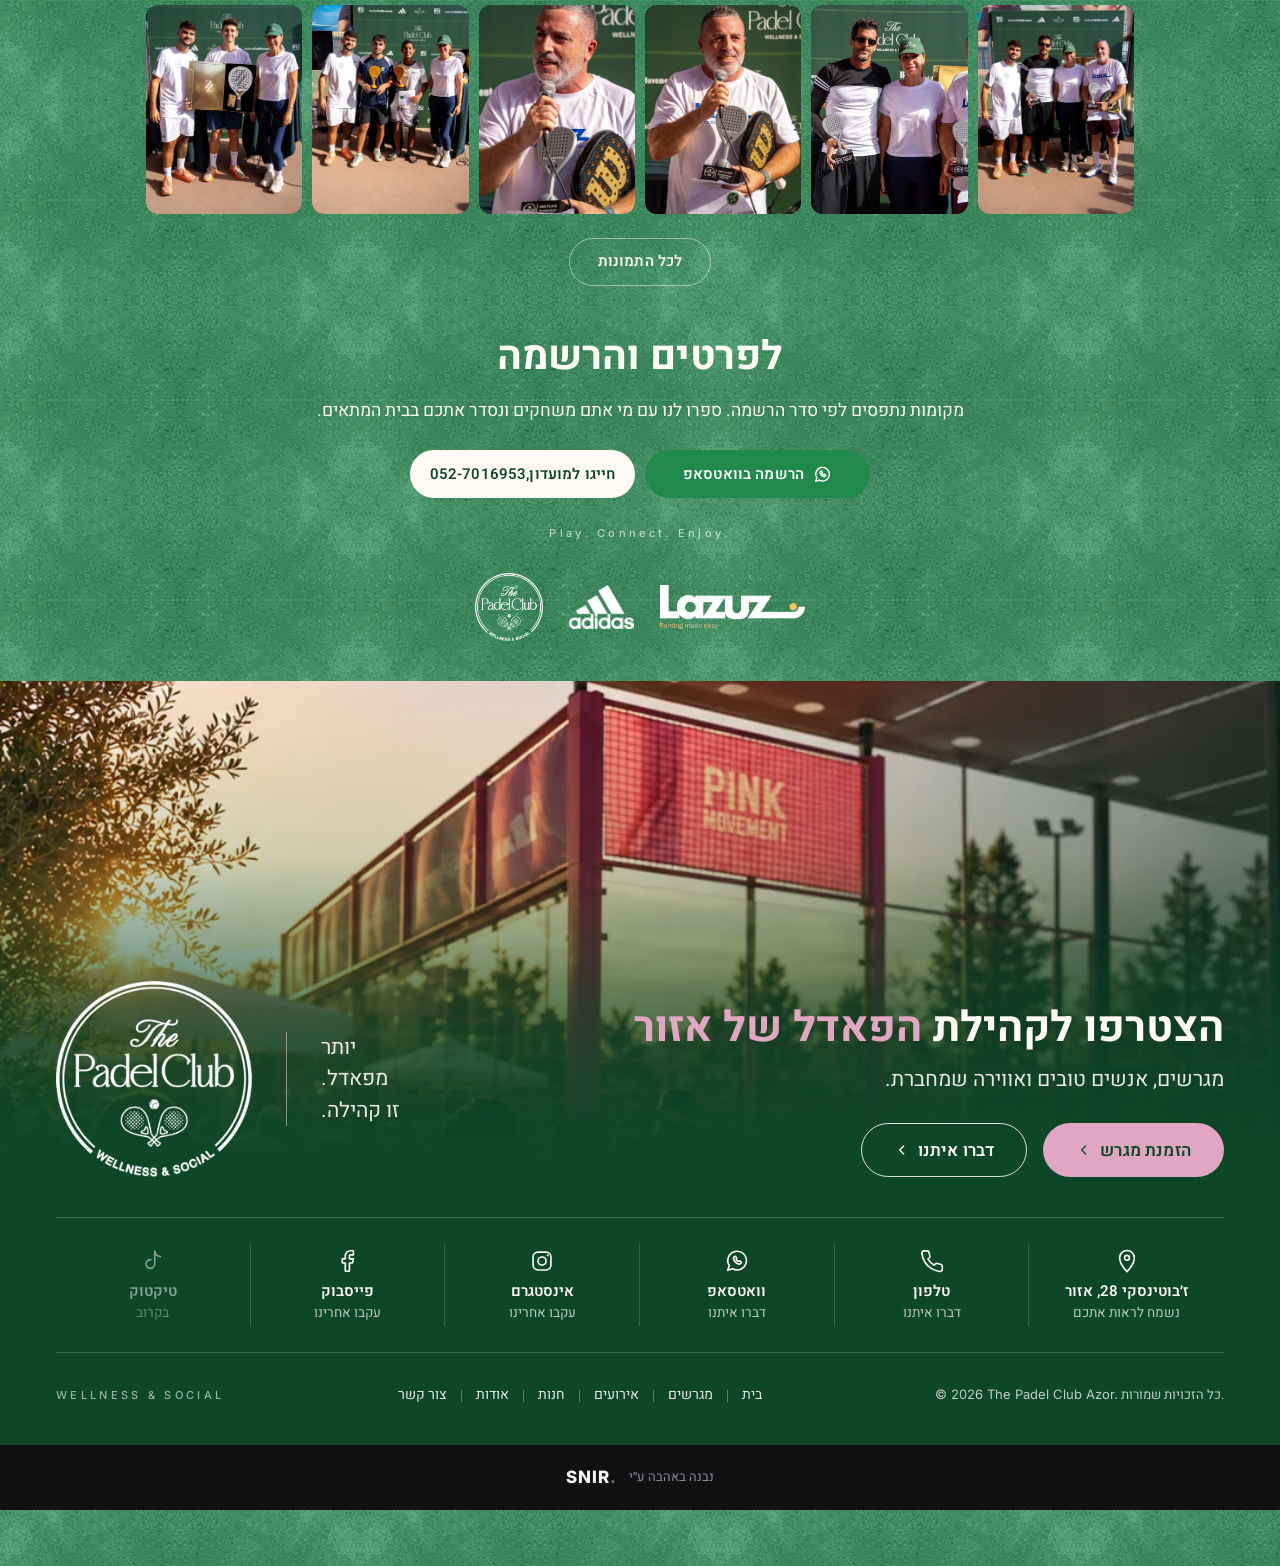
<file: tournament-v2/index.html>
<!doctype html>
<html lang="he" dir="rtl">
<head>
<meta charset="utf-8">
<meta name="viewport" content="width=device-width, initial-scale=1">
<!-- preview only: remove this line when the site goes live on its own domain -->
<meta name="robots" content="noindex, nofollow">
<title>טורניר פאדל 30.10 | The Padel Club Azor</title>
<meta name="description" content="טורניר פאדל במועדון The Padel Club Azor ב-30 באוקטובר. התכנסות 08:30, פתיחה 09:00, רמות 3.0 עד 3.5, 4 מגרשים, פרסים, DJ והגרלת מחבט לכל האורחים.">
<link rel="canonical" href="https://padel-plus.co.il/tournament/">
<meta property="og:url" content="https://padel-plus.co.il/tournament-v2/">
<meta name="theme-color" content="#3F8C67">
<meta property="og:type" content="website">
<meta property="og:locale" content="he_IL">
<meta property="og:title" content="טורניר פאדל 30.10 | The Padel Club Azor">
<meta property="og:description" content="התכנסות 08:30, פתיחה 09:00, רמות 3.0 עד 3.5, 4 מגרשים ו-4 בתים. ז׳בוטינסקי 28, אזור.">
<meta property="og:image" content="https://padel-plus.co.il/assets/tournaments/gallery/2026-10-02/משחק-פאדל-אזור-01.jpg">
<link rel="icon" href="../assets/brand/logo-160.png" type="image/png">
<link rel="apple-touch-icon" href="../assets/brand/logo-320.png">
<link rel="preconnect" href="https://fonts.googleapis.com">
<link rel="preconnect" href="https://fonts.gstatic.com" crossorigin>
<link rel="stylesheet" href="https://fonts.googleapis.com/css2?family=Bodoni+Moda:opsz,wght@6..96,500..700&family=Heebo:wght@400;500;700;800&family=Inter:wght@500;600;800&display=swap">
<link rel="preload" as="image" href="../assets/img/court-texture.webp">
<link rel="preload" as="image" href="../assets/brand/logo-outline-480.webp">
<link rel="stylesheet" href="../assets/css/style.css?v=20261108-quote4">
<script type="application/ld+json">
{
  "@context": "https://schema.org",
  "@type": "SportsEvent",
  "name": "The Padel Club Tournament",
  "startDate": "2026-10-30T09:00:00+02:00",
  "doorTime": "2026-10-30T08:30:00+02:00",
  "eventStatus": "https://schema.org/EventScheduled",
  "eventAttendanceMode": "https://schema.org/OfflineEventAttendanceMode",
  "sport": "Padel",
  "location": {
    "@type": "Place",
    "name": "The Padel Club Azor",
    "address": { "@type": "PostalAddress", "streetAddress": "ז׳בוטינסקי 28", "addressLocality": "אזור", "addressCountry": "IL" }
  },
  "organizer": { "@type": "Organization", "name": "The Padel Club Azor" },
  "offers": { "@type": "Offer", "price": "250", "priceCurrency": "ILS", "availability": "https://schema.org/InStock" }
}
</script>
</head>
<body class="page-poster">
<a class="skip-link" href="#main">דילוג לתוכן</a>

<header class="site-header" id="site-header" data-solid>
  <div class="header-inner">
    <a class="brand" href="../" aria-label="The Padel Club, לעמוד הבית">
      <img src="../assets/brand/logo-160.png" srcset="../assets/brand/logo-160.png 1x, ../assets/brand/logo-320.png 2x" width="62" height="62" alt="The Padel Club">
    </a>
    <nav class="site-nav" id="site-nav" aria-label="ניווט ראשי">
      <a class="btn btn-primary nav-cta" href="#register">להרשמה</a>
      <ul>
        <li><a href="#prizes">הפרסים</a></li>
        <li><a href="#day">מה קורה ביום עצמו</a></li>
        <li><a href="#register">הרשמה</a></li>
        <li><a href="../">לאתר המועדון</a></li>
      </ul>
    </nav>
    <a class="btn btn-light header-cta" href="#register">להרשמה</a>
    <button class="menu-btn" id="menu-btn" type="button" aria-expanded="false" aria-controls="site-nav" aria-label="פתיחת תפריט">
      <svg class="icon-menu" viewBox="0 0 32 32" fill="none" stroke="currentColor" stroke-width="2.2" stroke-linecap="round" aria-hidden="true"><path d="M5 9h22M5 16h22M5 23h22"/></svg>
      <svg class="icon-close" viewBox="0 0 32 32" fill="none" stroke="currentColor" stroke-width="2.2" stroke-linecap="round" aria-hidden="true"><path d="M8 8l16 16M24 8L8 24"/></svg>
    </button>
  </div>
</header>

<main id="main" class="pv-main">
  <a class="pv-past" href="../tournament/">הטורניר הזה כבר היה. לסיכום ולתמונות מהיום</a>
  <div class="pv-wrap">

    <!-- 1. the poster, as live type on the court -->
    <section class="pv-hero" aria-labelledby="pv-title">
      <img class="pv-mark" src="../assets/brand/logo-outline-480.webp" width="480" height="480" alt="The Padel Club, Wellness and Social" fetchpriority="high" decoding="async">

      <h1 class="pv-word" id="pv-title" lang="en" dir="ltr">
        <span>P</span><span>A</span><span>D</span><span>E</span><span>L</span>
        <span class="pv-figure pv-f1"><img src="../assets/figures/serve-white.png" width="130" height="140" alt="" loading="lazy" decoding="async"></span>
        <span class="pv-figure pv-f2"><img src="../assets/figures/woman-black.png" width="137" height="139" alt="" loading="lazy" decoding="async"></span>
        <span class="pv-figure pv-f3"><img src="../assets/figures/woman-blue.png" width="112" height="140" alt="" loading="lazy" decoding="async"></span>
        <span class="pv-figure pv-f4"><img src="../assets/figures/woman-orange.png" width="103" height="176" alt="" loading="lazy" decoding="async"></span>
      </h1>

      <p class="pv-date" lang="en" dir="ltr">OCTOBER 30TH</p>
      <p class="pv-name" lang="en" dir="ltr">THE PADEL CLUB TOURNAMENT</p>

      <div class="pv-facts">
        <p>התכנסות 08:30 · שעת התחלה 09:00</p>
        <p><span class="latin" dir="ltr" lang="en">THE PADEL CLUB</span>, ז׳בוטינסקי 28, אזור</p>
        <p class="pv-soft"><bdi dir="ltr">30/10/2026</bdi></p>
        <p>טורניר פתוח לרמות <bdi dir="ltr">3.0</bdi> עד <bdi dir="ltr">3.5</bdi></p>
        <p>4 מגרשים · 4 בתים</p>
        <p>עלות השתתפות 250 ₪ למשתתף ולמשתתפת</p>
      </div>

      <div class="pv-actions">
        <a class="btn pv-wa" href="https://wa.me/972543208068?text=%D7%94%D7%99%D7%99%20%D7%A8%D7%95%D7%99%2C%20%D7%90%D7%A9%D7%9E%D7%97%20%D7%9C%D7%94%D7%99%D7%A8%D7%A9%D7%9D%20%D7%9C%D7%98%D7%95%D7%A8%D7%A0%D7%99%D7%A8%20%D7%A9%D7%9C%2030.10" target="_blank" rel="noopener"><svg viewBox="0 0 24 24" fill="none" stroke="currentColor" stroke-width="1.7" stroke-linecap="round" stroke-linejoin="round" aria-hidden="true" focusable="false"><path d="M4.9 16.3A8.6 8.6 0 1 1 7.9 19.1L3.4 20.6z"/><path d="M9.3 8.1c-.4.4-.7 1-.5 1.9.6 2.3 2.4 4.1 4.7 4.8.9.2 1.5-.1 1.9-.5l.5-.6c.2-.3.2-.7-.1-.9l-1.3-.9c-.3-.2-.6-.2-.9.1l-.5.5c-.9-.4-1.6-1.1-2-2l.5-.5c.3-.3.3-.6.1-.9l-.9-1.3c-.2-.3-.6-.3-.9-.1z"/></svg>הרשמה בוואטסאפ</a>
        <a class="btn btn-light" href="tel:0527016953">חייגו למועדון</a>
      </div>
    </section>

    <div class="pv-rule" role="presentation"></div>

    <div class="pv-two">
      <!-- 2. prizes -->
      <section class="pv-section" id="prizes" aria-labelledby="prizes-title">
        <h2 class="pv-h2 pv-h2-he" id="prizes-title">הפרסים</h2>
        <ul class="pv-list">
          <li class="pv-prize-1">
            <b>מקום ראשון, לילה במלון חמישה כוכבים</b>
            <span><span class="latin" dir="ltr" lang="en">The Yacht Hotel Herzliya</span>, הרצליה.</span>
          </li>
          <li><b>מקום שני</b><span>שעת אימון פאדל עם מאמן.</span></li>
          <li><b>מקום שלישי</b><span>אביזרי פאדל.</span></li>
        </ul>
      </section>

      <!-- 3. the day -->
      <section class="pv-section" id="day" aria-labelledby="day-title">
        <h2 class="pv-h2 pv-h2-he" id="day-title">מה קורה ביום עצמו</h2>
        <ul class="pv-list">
          <li><b><span class="latin" dir="ltr" lang="en">DJ LUDA GROSS</span></b><span>מוזיקה לאורך כל האירוע.</span></li>
          <li><b>עמדת אסאי וכיבוד קל</b><span>לאורך היום.</span></li>
          <li><b>שידורים חיים</b><span>המשחקים שלכם משודרים, בחסות <span class="latin" dir="ltr" lang="en">lazuz</span>.</span></li>
        </ul>
      </section>
    </div>

    <p class="pv-note">הגרלת מחבט פאדל בין כל האורחים. ההגרלה פתוחה גם למי שלא משתתף בטורניר.</p>

    <!-- 4. photos from the last tournament. Generated from data/tournaments.json by tools/sync_tournaments.py -->
    <section class="pv-section" aria-labelledby="shots-title">
      <h2 class="pv-h2 pv-h2-he" id="shots-title">מהטורניר האחרון אצלנו</h2>
      <!-- event-gallery:start / generated from data/tournaments.json by tools/sync_tournaments.py, do not edit by hand -->
    <div data-event-gallery>
      <ul class="ev-shots">
        <li><button class="ev-shot" type="button" data-index="0" aria-label="פתיחת גלריית התמונות">
          <picture><source type="image/webp" srcset="../assets/tournaments/gallery/2026-10-30/טורניר-פאדל-אזור-01.webp"><img src="../assets/tournaments/gallery/2026-10-30/טורניר-פאדל-אזור-01.jpg" width="720" height="1280" alt="קבוצת משתתפים עם מחבטים מול קיר המיתוג בטורניר 30 באוקטובר במועדון פאדל קלאב אזור" loading="lazy" decoding="async"></picture>
        </button></li>
        <li><button class="ev-shot" type="button" data-index="1" aria-label="פתיחת גלריית התמונות">
          <picture><source type="image/webp" srcset="../assets/tournaments/gallery/2026-10-30/טורניר-פאדל-אזור-02.webp"><img src="../assets/tournaments/gallery/2026-10-30/טורניר-פאדל-אזור-02.jpg" width="1280" height="720" alt="טקס הפרסים של הטורניר, זוכים עם גביעים ומחבטים מול קיר המיתוג" loading="lazy" decoding="async"></picture>
        </button></li>
        <li><button class="ev-shot" type="button" data-index="2" aria-label="פתיחת גלריית התמונות">
          <picture><source type="image/webp" srcset="../assets/tournaments/gallery/2026-10-30/טורניר-פאדל-אזור-03.webp"><img src="../assets/tournaments/gallery/2026-10-30/טורניר-פאדל-אזור-03.jpg" width="720" height="1280" alt="מנחה הטורניר עם מיקרופון ומחבט הפרס למקום השני" loading="lazy" decoding="async"></picture>
        </button></li>
        <li><button class="ev-shot" type="button" data-index="3" aria-label="פתיחת גלריית התמונות">
          <picture><source type="image/webp" srcset="../assets/tournaments/gallery/2026-10-30/טורניר-פאדל-אזור-04.webp"><img src="../assets/tournaments/gallery/2026-10-30/טורניר-פאדל-אזור-04.jpg" width="720" height="1280" alt="מנחה הטורניר מכריז על הזוכים, מחבט הפרס בידו" loading="lazy" decoding="async"></picture>
        </button></li>
        <li><button class="ev-shot" type="button" data-index="4" aria-label="פתיחת גלריית התמונות">
          <picture><source type="image/webp" srcset="../assets/tournaments/gallery/2026-10-30/טורניר-פאדל-אזור-05.webp"><img src="../assets/tournaments/gallery/2026-10-30/טורניר-פאדל-אזור-05.jpg" width="720" height="1280" alt="זוכי הטורניר עם מחבטי הפרס בטקס הסיום במועדון באזור" loading="lazy" decoding="async"></picture>
        </button></li>
        <li><button class="ev-shot" type="button" data-index="5" aria-label="פתיחת גלריית התמונות">
          <picture><source type="image/webp" srcset="../assets/tournaments/gallery/2026-10-30/טורניר-פאדל-אזור-06.webp"><img src="../assets/tournaments/gallery/2026-10-30/טורניר-פאדל-אזור-06.jpg" width="720" height="1280" alt="הזוכים במקום הראשון עם מחבט הפרס בקופסה, בטקס של טורניר 30 באוקטובר" loading="lazy" decoding="async"></picture>
        </button></li>
      </ul>
      <button class="btn btn-ghost-green ev-shots-more" type="button">לכל התמונות</button>
      <script type="application/json">[{"src": "assets/tournaments/gallery/2026-10-30/טורניר-פאדל-אזור-01.jpg", "webp": "assets/tournaments/gallery/2026-10-30/טורניר-פאדל-אזור-01.webp", "width": 720, "height": 1280, "alt": "קבוצת משתתפים עם מחבטים מול קיר המיתוג בטורניר 30 באוקטובר במועדון פאדל קלאב אזור"}, {"src": "assets/tournaments/gallery/2026-10-30/טורניר-פאדל-אזור-02.jpg", "webp": "assets/tournaments/gallery/2026-10-30/טורניר-פאדל-אזור-02.webp", "width": 1280, "height": 720, "alt": "טקס הפרסים של הטורניר, זוכים עם גביעים ומחבטים מול קיר המיתוג"}, {"src": "assets/tournaments/gallery/2026-10-30/טורניר-פאדל-אזור-03.jpg", "webp": "assets/tournaments/gallery/2026-10-30/טורניר-פאדל-אזור-03.webp", "width": 720, "height": 1280, "alt": "מנחה הטורניר עם מיקרופון ומחבט הפרס למקום השני"}, {"src": "assets/tournaments/gallery/2026-10-30/טורניר-פאדל-אזור-04.jpg", "webp": "assets/tournaments/gallery/2026-10-30/טורניר-פאדל-אזור-04.webp", "width": 720, "height": 1280, "alt": "מנחה הטורניר מכריז על הזוכים, מחבט הפרס בידו"}, {"src": "assets/tournaments/gallery/2026-10-30/טורניר-פאדל-אזור-05.jpg", "webp": "assets/tournaments/gallery/2026-10-30/טורניר-פאדל-אזור-05.webp", "width": 720, "height": 1280, "alt": "זוכי הטורניר עם מחבטי הפרס בטקס הסיום במועדון באזור"}, {"src": "assets/tournaments/gallery/2026-10-30/טורניר-פאדל-אזור-06.jpg", "webp": "assets/tournaments/gallery/2026-10-30/טורניר-פאדל-אזור-06.webp", "width": 720, "height": 1280, "alt": "הזוכים במקום הראשון עם מחבט הפרס בקופסה, בטקס של טורניר 30 באוקטובר"}, {"src": "assets/tournaments/gallery/2026-10-30/טורניר-פאדל-אזור-07.jpg", "webp": "assets/tournaments/gallery/2026-10-30/טורניר-פאדל-אזור-07.webp", "width": 1280, "height": 720, "alt": "שלושת הזוכים עם הפרסים מול קיר המיתוג של המועדון"}, {"src": "assets/tournaments/gallery/2026-10-30/טורניר-פאדל-אזור-08.jpg", "webp": "assets/tournaments/gallery/2026-10-30/טורניר-פאדל-אזור-08.webp", "width": 1280, "height": 720, "alt": "משתתפי הגמר עם מחבטי הפרס בטקס הסיום של הטורניר במועדון פאדל קלאב אזור"}]</script>
    </div>
    <!-- event-gallery:end -->
    </section>

    <!-- 5. registration -->
    <section class="pv-section" id="register" aria-labelledby="register-title">
      <h2 class="pv-h2 pv-h2-he" id="register-title">לפרטים והרשמה</h2>
      <p class="pv-list">מקומות נתפסים לפי סדר הרשמה. ספרו לנו עם מי אתם משחקים ונסדר אתכם בבית המתאים.</p>
      <div class="pv-actions">
        <a class="btn pv-wa" href="https://wa.me/972543208068?text=%D7%94%D7%99%D7%99%20%D7%A8%D7%95%D7%99%2C%20%D7%90%D7%A9%D7%9E%D7%97%20%D7%9C%D7%94%D7%99%D7%A8%D7%A9%D7%9D%20%D7%9C%D7%98%D7%95%D7%A8%D7%A0%D7%99%D7%A8%20%D7%A9%D7%9C%2030.10" target="_blank" rel="noopener"><svg viewBox="0 0 24 24" fill="none" stroke="currentColor" stroke-width="1.7" stroke-linecap="round" stroke-linejoin="round" aria-hidden="true" focusable="false"><path d="M4.9 16.3A8.6 8.6 0 1 1 7.9 19.1L3.4 20.6z"/><path d="M9.3 8.1c-.4.4-.7 1-.5 1.9.6 2.3 2.4 4.1 4.7 4.8.9.2 1.5-.1 1.9-.5l.5-.6c.2-.3.2-.7-.1-.9l-1.3-.9c-.3-.2-.6-.2-.9.1l-.5.5c-.9-.4-1.6-1.1-2-2l.5-.5c.3-.3.3-.6.1-.9l-.9-1.3c-.2-.3-.6-.3-.9-.1z"/></svg>הרשמה בוואטסאפ</a>
        <a class="btn btn-light" href="tel:0527016953">חייגו למועדון, <bdi dir="ltr">052-7016953</bdi></a>
      </div>
      <p class="pv-tagline" lang="en" dir="ltr">Play. Connect. Enjoy.</p>
    </section>

    <ul class="pv-partners" aria-label="שותפים">
      <li><img src="../assets/partners/lazuz-white.png" width="520" height="292" loading="lazy" decoding="async" alt="Lazuz"></li>
      <li><img class="pv-mono" src="../assets/partners/adidas.png" width="272" height="184" loading="lazy" decoding="async" alt="adidas"></li>
      <li><img src="../assets/brand/logo-outline-240.webp" width="240" height="240" loading="lazy" decoding="async" alt="The Padel Club"></li>
    </ul>

  </div>
</main>

<!-- footer:start / generated by tools/sync_footer.py, do not edit by hand -->
<footer class="site-footer on-dark" id="site-footer">
  <div class="footer-hero">
    <img class="footer-bg" src="../assets/footer/footer-bg.webp" srcset="../assets/footer/footer-bg-836.webp 836w, ../assets/footer/footer-bg.webp 1672w"
         sizes="100vw" width="1672" height="405" alt="" loading="lazy" decoding="async">
    <div class="footer-hero-inner">
      <div class="footer-hero-copy">
        <h2 class="footer-title">הצטרפו לקהילת <span class="footer-title-accent">הפאדל של אזור</span></h2>
        <p class="footer-sub">מגרשים, אנשים טובים ואווירה שמחברת.</p>
        <div class="footer-actions">
          <a class="btn footer-cta footer-cta--primary" href="https://www.lazuz.co.il/" target="_blank" rel="noopener" data-booking>הזמנת מגרש<svg class="footer-cta-icon" aria-hidden="true" focusable="false" viewBox="0 0 24 24" fill="none" stroke="currentColor" stroke-width="2" stroke-linecap="round" stroke-linejoin="round"><path d="M14.5 18l-6-6 6-6"/></svg></a>
          <!-- "דברו איתנו": site.config.js → links.contact (WhatsApp or phone once supplied) -->
          <a class="btn footer-cta footer-cta--ghost" data-link="contact">דברו איתנו<svg class="footer-cta-icon" aria-hidden="true" focusable="false" viewBox="0 0 24 24" fill="none" stroke="currentColor" stroke-width="2" stroke-linecap="round" stroke-linejoin="round"><path d="M14.5 18l-6-6 6-6"/></svg></a>
        </div>
      </div>
      <div class="footer-brand-block">
        <p class="footer-brand-line">יותר<br>מפאדל.<br>זו קהילה.</p>
        <a class="footer-brand" href="../" aria-label="The Padel Club, לעמוד הבית">
          <img src="../assets/brand/logo-outline-240.webp" srcset="../assets/brand/logo-outline-240.webp 1x, ../assets/brand/logo-outline-480.webp 2x"
               width="240" height="240" alt="The Padel Club" loading="lazy" decoding="async">
        </a>
      </div>
    </div>
  </div>

  <div class="footer-inner">
    <!-- contact and social: phone, WhatsApp and Facebook read site.config.js (phone / whatsappUrl / facebookUrl), inert while null -->
    <ul class="footer-contacts">
      <li><a class="footer-contact" href="https://waze.com/ul?q=%D7%96%27%D7%91%D7%95%D7%98%D7%99%D7%A0%D7%A1%D7%A7%D7%99%2028%20%D7%90%D7%96%D7%95%D7%A8&navigate=yes" target="_blank" rel="noopener" data-waze><svg class="footer-icon" aria-hidden="true" focusable="false" viewBox="0 0 32 32" fill="none" stroke="currentColor" stroke-width="2"><path d="M16 29s9-8.2 9-17a9 9 0 1 0-18 0c0 8.8 9 17 9 17Z"/><circle cx="16" cy="12" r="3"/></svg><b>ז׳בוטינסקי 28, אזור</b><span>נשמח לראות אתכם</span></a></li>
      <li><a class="footer-contact" data-config="phone"><svg class="footer-icon" aria-hidden="true" focusable="false" viewBox="0 0 24 24" fill="none" stroke="currentColor" stroke-width="1.5" stroke-linecap="round" stroke-linejoin="round"><path d="M21.5 16.9v2.9a1.9 1.9 0 0 1-2.1 1.9 18.9 18.9 0 0 1-8.2-2.9 18.6 18.6 0 0 1-5.7-5.7 18.9 18.9 0 0 1-2.9-8.3A1.9 1.9 0 0 1 4.5 2.7h2.9a1.9 1.9 0 0 1 1.9 1.6c.1.9.4 1.8.7 2.7a1.9 1.9 0 0 1-.4 2L8.3 10.2a15.2 15.2 0 0 0 5.7 5.7l1.2-1.2a1.9 1.9 0 0 1 2-.4c.9.3 1.8.6 2.7.7a1.9 1.9 0 0 1 1.6 1.9z"/></svg><b>טלפון</b><span>דברו איתנו</span></a></li>
      <li><a class="footer-contact" data-config="whatsappUrl"><svg class="footer-icon" aria-hidden="true" focusable="false" viewBox="0 0 24 24" fill="none" stroke="currentColor" stroke-width="1.5" stroke-linecap="round" stroke-linejoin="round"><path d="M4.9 16.3A8.6 8.6 0 1 1 7.9 19.1L3.4 20.6z"/><path d="M9.3 8.1c-.4.4-.7 1-.5 1.9.6 2.3 2.4 4.1 4.7 4.8.9.2 1.5-.1 1.9-.5l.5-.6c.2-.3.2-.7-.1-.9l-1.3-.9c-.3-.2-.6-.2-.9.1l-.5.5c-.9-.4-1.6-1.1-2-2l.5-.5c.3-.3.3-.6.1-.9l-.9-1.3c-.2-.3-.6-.3-.9-.1z"/></svg><b>וואטסאפ</b><span>דברו איתנו</span></a></li>
      <li><a class="footer-contact" href="https://www.instagram.com/padelclub.azor/" target="_blank" rel="noopener" data-config="instagramUrl"><svg class="footer-icon" aria-hidden="true" focusable="false" viewBox="0 0 32 32" fill="none" stroke="currentColor" stroke-width="2"><rect x="5" y="5" width="22" height="22" rx="6"/><circle cx="16" cy="16" r="5"/><circle cx="23" cy="9" r="1.4" fill="currentColor" stroke="none"/></svg><b>אינסטגרם</b><span>עקבו אחרינו</span></a></li>
      <li><a class="footer-contact" data-config="facebookUrl"><svg class="footer-icon" aria-hidden="true" focusable="false" viewBox="0 0 24 24" fill="none" stroke="currentColor" stroke-width="1.5" stroke-linecap="round" stroke-linejoin="round"><path d="M17 2.5h-2.8a4.7 4.7 0 0 0-4.7 4.7v2.8H6.7v3.8h2.8v7.7h3.8v-7.7h2.8l.9-3.8h-3.7V7.2a.9.9 0 0 1 .9-.9H17z"/></svg><b>פייסבוק</b><span>עקבו אחרינו</span></a></li>
      <!-- TikTok: future placeholder, display only, not a link yet -->
      <li><span class="footer-contact is-soon"><svg class="footer-icon" aria-hidden="true" focusable="false" viewBox="0 0 24 24" fill="none" stroke="currentColor" stroke-width="1.5" stroke-linecap="round" stroke-linejoin="round"><path d="M10 10.8a4 4 0 1 0 3.6 4V2.8c.4 2.8 2.4 4.8 5.2 5.1"/></svg><b>טיקטוק</b><span>בקרוב</span></span></li>
    </ul>

    <div class="footer-bottom">
      <p class="footer-legal"><span class="latin" dir="ltr" lang="en">© <span id="year">2026</span> The Padel Club Azor.</span> <span>כל הזכויות שמורות.</span></p>
      <nav class="footer-nav" aria-label="ניווט תחתון">
        <ul>
          <li><a href="../">בית</a></li>
          <li><a href="../#courts">מגרשים</a></li>
          <li><a href="../#tournaments">אירועים</a></li>
          <li><a href="../shop/">חנות</a></li>
          <li><a href="../#about">אודות</a></li>
          <li><a href="#site-footer">צור קשר</a></li>
        </ul>
      </nav>
      <p class="footer-tagline" dir="ltr" lang="en">WELLNESS &amp; SOCIAL</p>
    </div>
  </div>
</footer>

<!-- SNIR credit bar (the same bar as on Snir's other client sites), wording for this site: נבנה באהבה ע״י SNIR. -->
<div class="snir-credit">
  <a class="snir-credit__link" href="https://www.snirdote.co.il/" target="_blank" rel="noopener">
    <span class="snir-credit__text">נבנה באהבה ע״י</span>
    <span class="snir-credit__mark" lang="en">SNIR<span class="snir-credit__dot">.</span></span>
  </a>
</div>

<!-- booking strip: pink, fixed to the bottom of the screen on every page, always visible (Snir, 17.9.2026) -->
<a class="book-strip" href="https://www.lazuz.co.il/" target="_blank" rel="noopener" data-booking><span>הזמן מגרש עכשיו</span><svg class="book-strip-icon" aria-hidden="true" focusable="false" viewBox="0 0 24 24" fill="none" stroke="currentColor" stroke-width="2" stroke-linecap="round" stroke-linejoin="round"><path d="M14.5 18l-6-6 6-6"/></svg></a>
<!-- footer:end -->

<script>window.PADEL_BASE = "../";</script>
<script src="../site.config.js"></script>
<script src="../assets/js/track.js?v=20261103-ga4"></script>
<script src="../assets/js/main.js?v=20261021-event"></script>
<script src="../assets/js/gallery.js?v=20261102-track" defer></script>
<script src="../assets/js/event.js?v=20261021-event" defer></script>
</body>
</html>
</file>
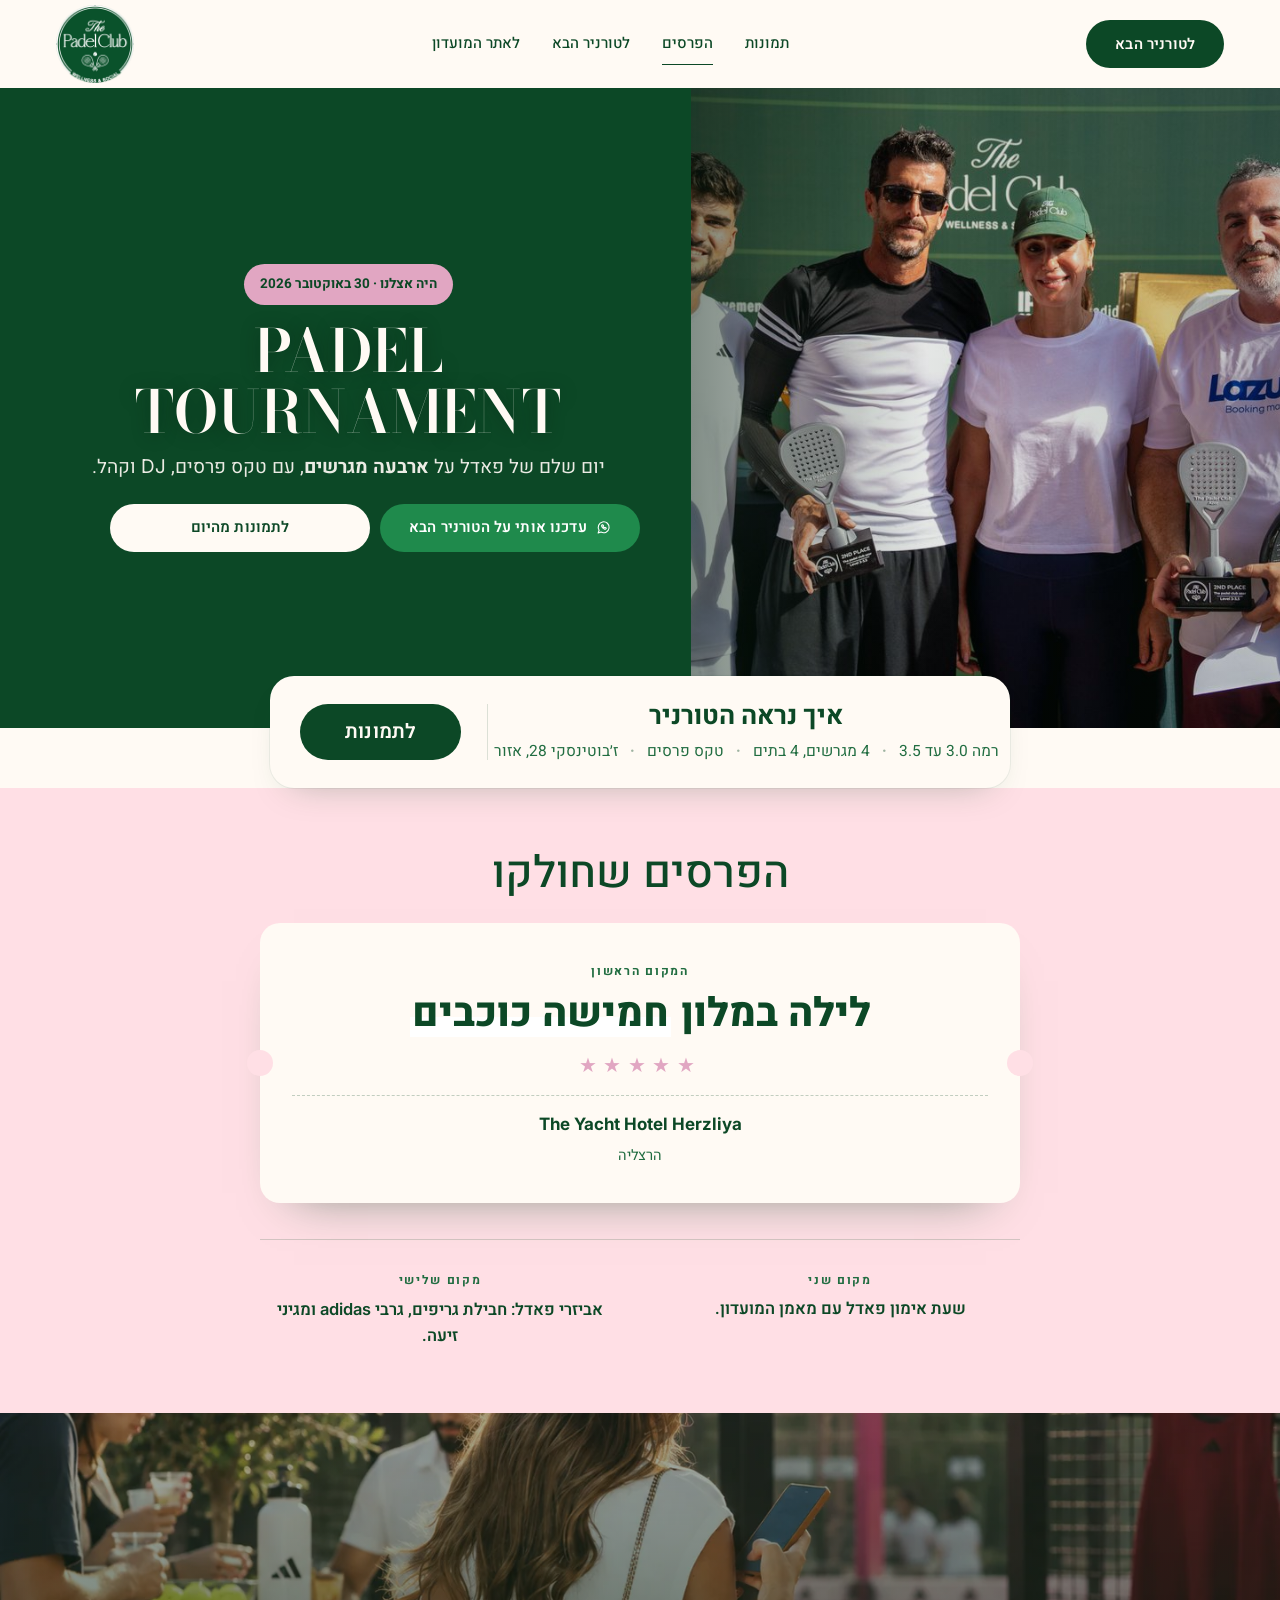
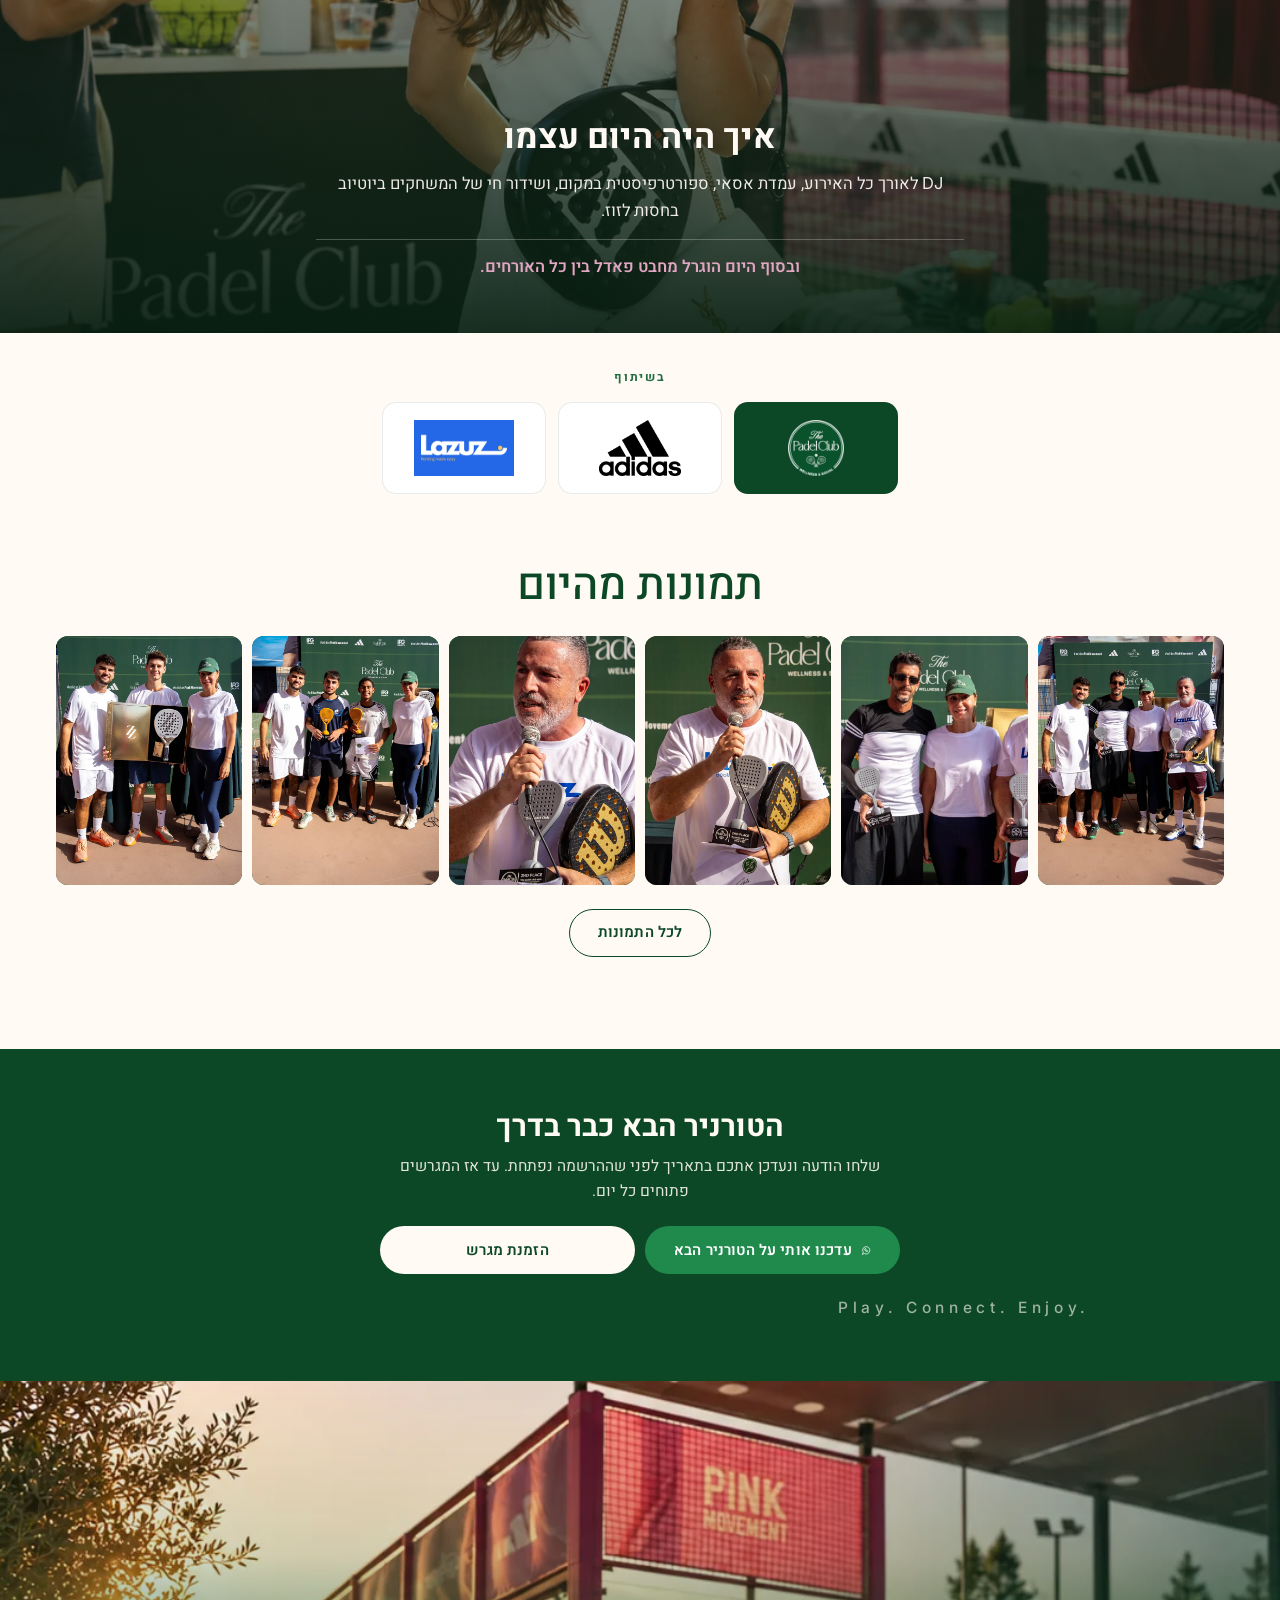
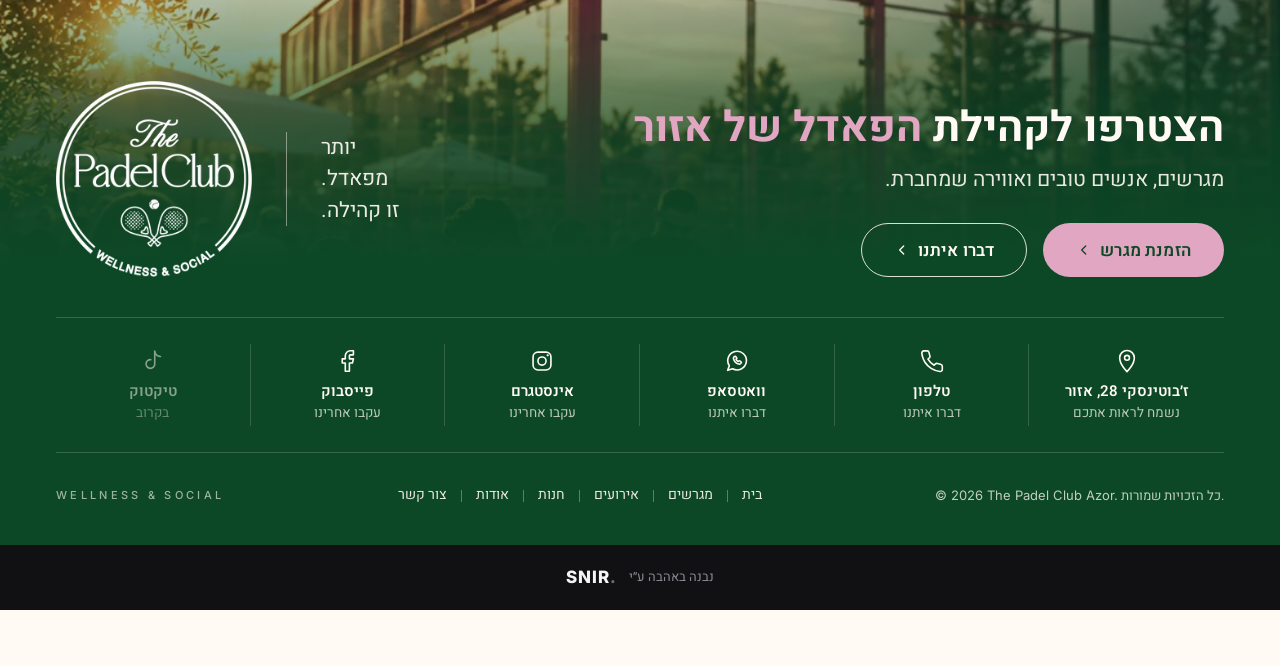
<file: tournament/index.html>
<!doctype html>
<html lang="he" dir="rtl">
<head>
<meta charset="utf-8">
<meta name="viewport" content="width=device-width, initial-scale=1">
<title>סיכום טורניר הפאדל 30.10 | The Padel Club Azor</title>
<meta name="description" content="סיכום טורניר הפאדל של 30 באוקטובר במועדון The Padel Club Azor: תמונות מהיום, הזוכים, הפרסים והאווירה. רוצים להיות בטורניר הבא, שלחו הודעה.">
<link rel="canonical" href="https://padel-plus.co.il/tournament/">
<meta property="og:url" content="https://padel-plus.co.il/tournament/">
<meta name="theme-color" content="#0C4826">
<meta property="og:type" content="website">
<meta property="og:locale" content="he_IL">
<meta property="og:title" content="סיכום טורניר הפאדל 30.10 | The Padel Club Azor">
<meta property="og:description" content="תמונות מהיום, הזוכים והפרסים. ז׳בוטינסקי 28, אזור.">
<meta property="og:image" content="https://padel-plus.co.il/assets/tournaments/gallery/2026-10-30/טורניר-פאדל-אזור-02.jpg">
<link rel="icon" href="../assets/brand/logo-160.png" type="image/png">
<link rel="apple-touch-icon" href="../assets/brand/logo-320.png">
<link rel="preconnect" href="https://fonts.googleapis.com">
<link rel="preconnect" href="https://fonts.gstatic.com" crossorigin>
<link rel="stylesheet" href="https://fonts.googleapis.com/css2?family=Bodoni+Moda:opsz,wght@6..96,500..700&family=Heebo:wght@400;500;700;800&family=Inter:wght@500;600;800&display=swap">
<link rel="preload" as="image" href="../assets/tournaments/gallery/2026-10-02/משחק-פאדל-אזור-01.jpg">
<link rel="stylesheet" href="../assets/css/style.css?v=20261108-quote4">
<script type="application/ld+json">
{
  "@context": "https://schema.org",
  "@type": "SportsEvent",
  "name": "Padel Tournament, The Padel Club Azor",
  "startDate": "2026-10-30T09:00:00+02:00",
  "eventStatus": "https://schema.org/EventScheduled",
  "endDate": "2026-10-30T18:00:00+02:00",
  "eventAttendanceMode": "https://schema.org/OfflineEventAttendanceMode",
  "sport": "Padel",
  "location": {
    "@type": "Place",
    "name": "The Padel Club Azor",
    "address": { "@type": "PostalAddress", "streetAddress": "ז׳בוטינסקי 28", "addressLocality": "אזור", "addressCountry": "IL" }
  },
  "organizer": { "@type": "Organization", "name": "The Padel Club Azor" },
  "offers": { "@type": "Offer", "price": "250", "priceCurrency": "ILS", "availability": "https://schema.org/InStock" }
}
</script>
</head>
<body class="page-event">
<a class="skip-link" href="#main">דילוג לתוכן</a>

<header class="site-header" id="site-header" data-solid>
  <div class="header-inner">
    <a class="brand" href="../" aria-label="The Padel Club, לעמוד הבית">
      <img src="../assets/brand/logo-160.png" srcset="../assets/brand/logo-160.png 1x, ../assets/brand/logo-320.png 2x" width="62" height="62" alt="The Padel Club">
    </a>
    <nav class="site-nav" id="site-nav" aria-label="ניווט ראשי">
      <a class="btn btn-primary nav-cta" href="#next">לטורניר הבא</a>
      <ul>
        <li><a href="#shots-title">תמונות</a></li>
        <li><a href="#prizes">הפרסים</a></li>
        <li><a href="#next">לטורניר הבא</a></li>
        <li><a href="../">לאתר המועדון</a></li>
      </ul>
    </nav>
    <a class="btn btn-light header-cta" href="#next">לטורניר הבא</a>
    <button class="menu-btn" id="menu-btn" type="button" aria-expanded="false" aria-controls="site-nav" aria-label="פתיחת תפריט">
      <svg class="icon-menu" viewBox="0 0 32 32" fill="none" stroke="currentColor" stroke-width="2.2" stroke-linecap="round" aria-hidden="true"><path d="M5 9h22M5 16h22M5 23h22"/></svg>
      <svg class="icon-close" viewBox="0 0 32 32" fill="none" stroke="currentColor" stroke-width="2.2" stroke-linecap="round" aria-hidden="true"><path d="M8 8l16 16M24 8L8 24"/></svg>
    </button>
  </div>
</header>

<main id="main" class="ev-main">

  <!-- 1. the event -->
  <section class="ev-hero" aria-labelledby="ev-title">
    <div class="ev-hero-media">
      <img src="../assets/tournaments/gallery/2026-10-30/טורניר-פאדל-אזור-02.jpg" width="1280" height="720" fetchpriority="high" decoding="async"
           alt="טקס הפרסים של טורניר 30 באוקטובר, זוכים עם גביעים ומחבטים מול קיר המיתוג של המועדון">
    </div>
    <div class="ev-hero-inner">
      <p class="ev-kicker">היה אצלנו · 30 באוקטובר 2026</p>
      <h1 class="ev-title" id="ev-title" lang="en" dir="ltr">PADEL TOURNAMENT</h1>
      <p class="ev-sub">יום שלם של פאדל על <b>ארבעה מגרשים</b>, עם טקס פרסים, <span class="latin" dir="ltr" lang="en">DJ</span> וקהל.</p>
      <div class="ev-actions">
        <a class="btn ev-wa" href="https://wa.me/972527016953?text=%D7%94%D7%99%D7%99%2C%20%D7%90%D7%A9%D7%9E%D7%97%20%D7%9C%D7%A9%D7%9E%D7%95%D7%A2%20%D7%A2%D7%9C%20%D7%94%D7%98%D7%95%D7%A8%D7%A0%D7%99%D7%A8%20%D7%94%D7%91%D7%90" target="_blank" rel="noopener"><svg viewBox="0 0 24 24" fill="none" stroke="currentColor" stroke-width="1.7" stroke-linecap="round" stroke-linejoin="round" aria-hidden="true" focusable="false"><path d="M4.9 16.3A8.6 8.6 0 1 1 7.9 19.1L3.4 20.6z"/><path d="M9.3 8.1c-.4.4-.7 1-.5 1.9.6 2.3 2.4 4.1 4.7 4.8.9.2 1.5-.1 1.9-.5l.5-.6c.2-.3.2-.7-.1-.9l-1.3-.9c-.3-.2-.6-.2-.9.1l-.5.5c-.9-.4-1.6-1.1-2-2l.5-.5c.3-.3.3-.6.1-.9l-.9-1.3c-.2-.3-.6-.3-.9-.1z"/></svg>עדכנו אותי על הטורניר הבא</a>
        <a class="btn btn-light" href="#shots-title">לתמונות מהיום</a>
      </div>
    </div>
  </section>

  <!-- 2. the facts, in the same card the home page uses under its hero -->
  <div class="book-card-slot">
  <div class="book-card">
    <div class="book-card-text">
      <p class="book-card-title">איך נראה הטורניר</p>
      <ul class="book-card-hl"><li>רמה <bdi dir="ltr">3.0</bdi> עד <bdi dir="ltr">3.5</bdi></li><li>4 מגרשים, 4 בתים</li><li class="book-card-hl-break" aria-hidden="true"></li><li>טקס פרסים</li><li>ז׳בוטינסקי 28, אזור</li></ul>
    </div>
    <span class="book-card-rule" aria-hidden="true"></span>
    <a class="btn book-card-cta" href="#shots-title">לתמונות</a>
  </div>
  </div>

  <!-- 3. prizes: centred on the brand pink, the first one carries the weight -->
  <section class="ev-prizes-band" id="prizes" aria-labelledby="prizes-title">
    <div class="ev-prizes-inner">
      <h2 class="section-title ev-centre" id="prizes-title">הפרסים שחולקו</h2>
      <div class="ev-ticket">
        <p class="ev-label">המקום הראשון</p>
        <h3>לילה במלון <span class="hl">חמישה כוכבים</span></h3>
        <p class="ev-stars" aria-hidden="true">★★★★★</p>
        <p class="ev-hotel"><span class="latin" dir="ltr" lang="en">The Yacht Hotel Herzliya</span></p>
        <p class="ev-hotel-city">הרצליה</p>
      </div>
      <dl class="ev-rest">
        <div>
          <dt>מקום שני</dt>
          <dd>שעת אימון פאדל עם מאמן המועדון.</dd>
        </div>
        <div>
          <dt>מקום שלישי</dt>
          <dd>אביזרי פאדל: חבילת גריפים, גרבי <span class="latin" dir="ltr" lang="en">adidas</span> ומגיני זיעה.</dd>
        </div>
      </dl>
    </div>
  </section>

  <!-- 4. the day itself, over a photo of the club -->
  <section class="ev-band" id="day" aria-labelledby="day-title">
    <img src="../assets/img/gallery_bar.webp" width="1448" height="1086" loading="lazy" decoding="async"
         alt="שחקנים ליד עמדת השתייה של המועדון, שחקנית עם מחבט על הגב מסתכלת בטלפון">
    <div class="ev-band-copy">
      <h2 id="day-title">איך היה היום עצמו</h2>
      <p><span class="latin" dir="ltr" lang="en">DJ</span> לאורך כל האירוע, עמדת אסאי, ספורטרפיסטית במקום, ושידור חי של המשחקים ביוטיוב בחסות לזוז.</p>
      <p class="ev-band-note">ובסוף היום הוגרל מחבט פאדל בין כל האורחים.</p>
    </div>
  </section>

  <!-- 4b. who stands behind the day -->
  <section class="ev-partners" aria-label="שותפים">
    <p class="ev-label ev-centre">בשיתוף</p>
    <ul>
      <li><img src="../assets/brand/logo-512.png" width="512" height="512" loading="lazy" decoding="async" alt="The Padel Club Azor"></li>
      <li><img src="../assets/partners/adidas.png" width="272" height="184" loading="lazy" decoding="async" alt="adidas"></li>
      <li><img src="../assets/partners/lazuz.png" width="520" height="292" loading="lazy" decoding="async" alt="Lazuz"></li>
    </ul>
  </section>

  <!-- 5. photos from the last tournament. Generated from data/tournaments.json by tools/sync_tournaments.py -->
  <section class="ev-section" aria-labelledby="shots-title">
    <h2 class="section-title ev-section-title" id="shots-title">תמונות מהיום</h2>
    <!-- event-gallery:start / generated from data/tournaments.json by tools/sync_tournaments.py, do not edit by hand -->
    <div data-event-gallery>
      <ul class="ev-shots">
        <li><button class="ev-shot" type="button" data-index="0" aria-label="פתיחת גלריית התמונות">
          <picture><source type="image/webp" srcset="../assets/tournaments/gallery/2026-10-30/טורניר-פאדל-אזור-01.webp"><img src="../assets/tournaments/gallery/2026-10-30/טורניר-פאדל-אזור-01.jpg" width="720" height="1280" alt="קבוצת משתתפים עם מחבטים מול קיר המיתוג בטורניר 30 באוקטובר במועדון פאדל קלאב אזור" loading="lazy" decoding="async"></picture>
        </button></li>
        <li><button class="ev-shot" type="button" data-index="1" aria-label="פתיחת גלריית התמונות">
          <picture><source type="image/webp" srcset="../assets/tournaments/gallery/2026-10-30/טורניר-פאדל-אזור-02.webp"><img src="../assets/tournaments/gallery/2026-10-30/טורניר-פאדל-אזור-02.jpg" width="1280" height="720" alt="טקס הפרסים של הטורניר, זוכים עם גביעים ומחבטים מול קיר המיתוג" loading="lazy" decoding="async"></picture>
        </button></li>
        <li><button class="ev-shot" type="button" data-index="2" aria-label="פתיחת גלריית התמונות">
          <picture><source type="image/webp" srcset="../assets/tournaments/gallery/2026-10-30/טורניר-פאדל-אזור-03.webp"><img src="../assets/tournaments/gallery/2026-10-30/טורניר-פאדל-אזור-03.jpg" width="720" height="1280" alt="מנחה הטורניר עם מיקרופון ומחבט הפרס למקום השני" loading="lazy" decoding="async"></picture>
        </button></li>
        <li><button class="ev-shot" type="button" data-index="3" aria-label="פתיחת גלריית התמונות">
          <picture><source type="image/webp" srcset="../assets/tournaments/gallery/2026-10-30/טורניר-פאדל-אזור-04.webp"><img src="../assets/tournaments/gallery/2026-10-30/טורניר-פאדל-אזור-04.jpg" width="720" height="1280" alt="מנחה הטורניר מכריז על הזוכים, מחבט הפרס בידו" loading="lazy" decoding="async"></picture>
        </button></li>
        <li><button class="ev-shot" type="button" data-index="4" aria-label="פתיחת גלריית התמונות">
          <picture><source type="image/webp" srcset="../assets/tournaments/gallery/2026-10-30/טורניר-פאדל-אזור-05.webp"><img src="../assets/tournaments/gallery/2026-10-30/טורניר-פאדל-אזור-05.jpg" width="720" height="1280" alt="זוכי הטורניר עם מחבטי הפרס בטקס הסיום במועדון באזור" loading="lazy" decoding="async"></picture>
        </button></li>
        <li><button class="ev-shot" type="button" data-index="5" aria-label="פתיחת גלריית התמונות">
          <picture><source type="image/webp" srcset="../assets/tournaments/gallery/2026-10-30/טורניר-פאדל-אזור-06.webp"><img src="../assets/tournaments/gallery/2026-10-30/טורניר-פאדל-אזור-06.jpg" width="720" height="1280" alt="הזוכים במקום הראשון עם מחבט הפרס בקופסה, בטקס של טורניר 30 באוקטובר" loading="lazy" decoding="async"></picture>
        </button></li>
      </ul>
      <button class="btn btn-ghost-green ev-shots-more" type="button">לכל התמונות</button>
      <script type="application/json">[{"src": "assets/tournaments/gallery/2026-10-30/טורניר-פאדל-אזור-01.jpg", "webp": "assets/tournaments/gallery/2026-10-30/טורניר-פאדל-אזור-01.webp", "width": 720, "height": 1280, "alt": "קבוצת משתתפים עם מחבטים מול קיר המיתוג בטורניר 30 באוקטובר במועדון פאדל קלאב אזור"}, {"src": "assets/tournaments/gallery/2026-10-30/טורניר-פאדל-אזור-02.jpg", "webp": "assets/tournaments/gallery/2026-10-30/טורניר-פאדל-אזור-02.webp", "width": 1280, "height": 720, "alt": "טקס הפרסים של הטורניר, זוכים עם גביעים ומחבטים מול קיר המיתוג"}, {"src": "assets/tournaments/gallery/2026-10-30/טורניר-פאדל-אזור-03.jpg", "webp": "assets/tournaments/gallery/2026-10-30/טורניר-פאדל-אזור-03.webp", "width": 720, "height": 1280, "alt": "מנחה הטורניר עם מיקרופון ומחבט הפרס למקום השני"}, {"src": "assets/tournaments/gallery/2026-10-30/טורניר-פאדל-אזור-04.jpg", "webp": "assets/tournaments/gallery/2026-10-30/טורניר-פאדל-אזור-04.webp", "width": 720, "height": 1280, "alt": "מנחה הטורניר מכריז על הזוכים, מחבט הפרס בידו"}, {"src": "assets/tournaments/gallery/2026-10-30/טורניר-פאדל-אזור-05.jpg", "webp": "assets/tournaments/gallery/2026-10-30/טורניר-פאדל-אזור-05.webp", "width": 720, "height": 1280, "alt": "זוכי הטורניר עם מחבטי הפרס בטקס הסיום במועדון באזור"}, {"src": "assets/tournaments/gallery/2026-10-30/טורניר-פאדל-אזור-06.jpg", "webp": "assets/tournaments/gallery/2026-10-30/טורניר-פאדל-אזור-06.webp", "width": 720, "height": 1280, "alt": "הזוכים במקום הראשון עם מחבט הפרס בקופסה, בטקס של טורניר 30 באוקטובר"}, {"src": "assets/tournaments/gallery/2026-10-30/טורניר-פאדל-אזור-07.jpg", "webp": "assets/tournaments/gallery/2026-10-30/טורניר-פאדל-אזור-07.webp", "width": 1280, "height": 720, "alt": "שלושת הזוכים עם הפרסים מול קיר המיתוג של המועדון"}, {"src": "assets/tournaments/gallery/2026-10-30/טורניר-פאדל-אזור-08.jpg", "webp": "assets/tournaments/gallery/2026-10-30/טורניר-פאדל-אזור-08.webp", "width": 1280, "height": 720, "alt": "משתתפי הגמר עם מחבטי הפרס בטקס הסיום של הטורניר במועדון פאדל קלאב אזור"}]</script>
    </div>
    <!-- event-gallery:end -->
  </section>

  <!-- 6. registration -->
  <section class="ev-cta" id="next" aria-labelledby="next-title">
    <h2 id="next-title">הטורניר הבא כבר בדרך</h2>
    <p>שלחו הודעה ונעדכן אתכם בתאריך לפני שההרשמה נפתחת. עד אז המגרשים פתוחים כל יום.</p>
    <div class="ev-actions">
      <a class="btn ev-wa" href="https://wa.me/972527016953?text=%D7%94%D7%99%D7%99%2C%20%D7%90%D7%A9%D7%9E%D7%97%20%D7%9C%D7%A9%D7%9E%D7%95%D7%A2%20%D7%A2%D7%9C%20%D7%94%D7%98%D7%95%D7%A8%D7%A0%D7%99%D7%A8%20%D7%94%D7%91%D7%90" target="_blank" rel="noopener"><svg viewBox="0 0 24 24" fill="none" stroke="currentColor" stroke-width="1.7" stroke-linecap="round" stroke-linejoin="round" aria-hidden="true" focusable="false"><path d="M4.9 16.3A8.6 8.6 0 1 1 7.9 19.1L3.4 20.6z"/><path d="M9.3 8.1c-.4.4-.7 1-.5 1.9.6 2.3 2.4 4.1 4.7 4.8.9.2 1.5-.1 1.9-.5l.5-.6c.2-.3.2-.7-.1-.9l-1.3-.9c-.3-.2-.6-.2-.9.1l-.5.5c-.9-.4-1.6-1.1-2-2l.5-.5c.3-.3.3-.6.1-.9l-.9-1.3c-.2-.3-.6-.3-.9-.1z"/></svg>עדכנו אותי על הטורניר הבא</a>
      <a class="btn btn-light" href="https://www.lazuz.co.il/" target="_blank" rel="noopener" data-booking>הזמנת מגרש</a>
    </div>
    <p class="ev-tagline" lang="en" dir="ltr">Play. Connect. Enjoy.</p>
  </section>

</main>

<!-- footer:start / generated by tools/sync_footer.py, do not edit by hand -->
<footer class="site-footer on-dark" id="site-footer">
  <div class="footer-hero">
    <img class="footer-bg" src="../assets/footer/footer-bg.webp" srcset="../assets/footer/footer-bg-836.webp 836w, ../assets/footer/footer-bg.webp 1672w"
         sizes="100vw" width="1672" height="405" alt="" loading="lazy" decoding="async">
    <div class="footer-hero-inner">
      <div class="footer-hero-copy">
        <h2 class="footer-title">הצטרפו לקהילת <span class="footer-title-accent">הפאדל של אזור</span></h2>
        <p class="footer-sub">מגרשים, אנשים טובים ואווירה שמחברת.</p>
        <div class="footer-actions">
          <a class="btn footer-cta footer-cta--primary" href="https://www.lazuz.co.il/" target="_blank" rel="noopener" data-booking>הזמנת מגרש<svg class="footer-cta-icon" aria-hidden="true" focusable="false" viewBox="0 0 24 24" fill="none" stroke="currentColor" stroke-width="2" stroke-linecap="round" stroke-linejoin="round"><path d="M14.5 18l-6-6 6-6"/></svg></a>
          <!-- "דברו איתנו": site.config.js → links.contact (WhatsApp or phone once supplied) -->
          <a class="btn footer-cta footer-cta--ghost" data-link="contact">דברו איתנו<svg class="footer-cta-icon" aria-hidden="true" focusable="false" viewBox="0 0 24 24" fill="none" stroke="currentColor" stroke-width="2" stroke-linecap="round" stroke-linejoin="round"><path d="M14.5 18l-6-6 6-6"/></svg></a>
        </div>
      </div>
      <div class="footer-brand-block">
        <p class="footer-brand-line">יותר<br>מפאדל.<br>זו קהילה.</p>
        <a class="footer-brand" href="../" aria-label="The Padel Club, לעמוד הבית">
          <img src="../assets/brand/logo-outline-240.webp" srcset="../assets/brand/logo-outline-240.webp 1x, ../assets/brand/logo-outline-480.webp 2x"
               width="240" height="240" alt="The Padel Club" loading="lazy" decoding="async">
        </a>
      </div>
    </div>
  </div>

  <div class="footer-inner">
    <!-- contact and social: phone, WhatsApp and Facebook read site.config.js (phone / whatsappUrl / facebookUrl), inert while null -->
    <ul class="footer-contacts">
      <li><a class="footer-contact" href="https://waze.com/ul?q=%D7%96%27%D7%91%D7%95%D7%98%D7%99%D7%A0%D7%A1%D7%A7%D7%99%2028%20%D7%90%D7%96%D7%95%D7%A8&navigate=yes" target="_blank" rel="noopener" data-waze><svg class="footer-icon" aria-hidden="true" focusable="false" viewBox="0 0 32 32" fill="none" stroke="currentColor" stroke-width="2"><path d="M16 29s9-8.2 9-17a9 9 0 1 0-18 0c0 8.8 9 17 9 17Z"/><circle cx="16" cy="12" r="3"/></svg><b>ז׳בוטינסקי 28, אזור</b><span>נשמח לראות אתכם</span></a></li>
      <li><a class="footer-contact" data-config="phone"><svg class="footer-icon" aria-hidden="true" focusable="false" viewBox="0 0 24 24" fill="none" stroke="currentColor" stroke-width="1.5" stroke-linecap="round" stroke-linejoin="round"><path d="M21.5 16.9v2.9a1.9 1.9 0 0 1-2.1 1.9 18.9 18.9 0 0 1-8.2-2.9 18.6 18.6 0 0 1-5.7-5.7 18.9 18.9 0 0 1-2.9-8.3A1.9 1.9 0 0 1 4.5 2.7h2.9a1.9 1.9 0 0 1 1.9 1.6c.1.9.4 1.8.7 2.7a1.9 1.9 0 0 1-.4 2L8.3 10.2a15.2 15.2 0 0 0 5.7 5.7l1.2-1.2a1.9 1.9 0 0 1 2-.4c.9.3 1.8.6 2.7.7a1.9 1.9 0 0 1 1.6 1.9z"/></svg><b>טלפון</b><span>דברו איתנו</span></a></li>
      <li><a class="footer-contact" data-config="whatsappUrl"><svg class="footer-icon" aria-hidden="true" focusable="false" viewBox="0 0 24 24" fill="none" stroke="currentColor" stroke-width="1.5" stroke-linecap="round" stroke-linejoin="round"><path d="M4.9 16.3A8.6 8.6 0 1 1 7.9 19.1L3.4 20.6z"/><path d="M9.3 8.1c-.4.4-.7 1-.5 1.9.6 2.3 2.4 4.1 4.7 4.8.9.2 1.5-.1 1.9-.5l.5-.6c.2-.3.2-.7-.1-.9l-1.3-.9c-.3-.2-.6-.2-.9.1l-.5.5c-.9-.4-1.6-1.1-2-2l.5-.5c.3-.3.3-.6.1-.9l-.9-1.3c-.2-.3-.6-.3-.9-.1z"/></svg><b>וואטסאפ</b><span>דברו איתנו</span></a></li>
      <li><a class="footer-contact" href="https://www.instagram.com/padelclub.azor/" target="_blank" rel="noopener" data-config="instagramUrl"><svg class="footer-icon" aria-hidden="true" focusable="false" viewBox="0 0 32 32" fill="none" stroke="currentColor" stroke-width="2"><rect x="5" y="5" width="22" height="22" rx="6"/><circle cx="16" cy="16" r="5"/><circle cx="23" cy="9" r="1.4" fill="currentColor" stroke="none"/></svg><b>אינסטגרם</b><span>עקבו אחרינו</span></a></li>
      <li><a class="footer-contact" data-config="facebookUrl"><svg class="footer-icon" aria-hidden="true" focusable="false" viewBox="0 0 24 24" fill="none" stroke="currentColor" stroke-width="1.5" stroke-linecap="round" stroke-linejoin="round"><path d="M17 2.5h-2.8a4.7 4.7 0 0 0-4.7 4.7v2.8H6.7v3.8h2.8v7.7h3.8v-7.7h2.8l.9-3.8h-3.7V7.2a.9.9 0 0 1 .9-.9H17z"/></svg><b>פייסבוק</b><span>עקבו אחרינו</span></a></li>
      <!-- TikTok: future placeholder, display only, not a link yet -->
      <li><span class="footer-contact is-soon"><svg class="footer-icon" aria-hidden="true" focusable="false" viewBox="0 0 24 24" fill="none" stroke="currentColor" stroke-width="1.5" stroke-linecap="round" stroke-linejoin="round"><path d="M10 10.8a4 4 0 1 0 3.6 4V2.8c.4 2.8 2.4 4.8 5.2 5.1"/></svg><b>טיקטוק</b><span>בקרוב</span></span></li>
    </ul>

    <div class="footer-bottom">
      <p class="footer-legal"><span class="latin" dir="ltr" lang="en">© <span id="year">2026</span> The Padel Club Azor.</span> <span>כל הזכויות שמורות.</span></p>
      <nav class="footer-nav" aria-label="ניווט תחתון">
        <ul>
          <li><a href="../">בית</a></li>
          <li><a href="../#courts">מגרשים</a></li>
          <li><a href="../#tournaments">אירועים</a></li>
          <li><a href="../shop/">חנות</a></li>
          <li><a href="../#about">אודות</a></li>
          <li><a href="#site-footer">צור קשר</a></li>
        </ul>
      </nav>
      <p class="footer-tagline" dir="ltr" lang="en">WELLNESS &amp; SOCIAL</p>
    </div>
  </div>
</footer>

<!-- SNIR credit bar (the same bar as on Snir's other client sites), wording for this site: נבנה באהבה ע״י SNIR. -->
<div class="snir-credit">
  <a class="snir-credit__link" href="https://www.snirdote.co.il/" target="_blank" rel="noopener">
    <span class="snir-credit__text">נבנה באהבה ע״י</span>
    <span class="snir-credit__mark" lang="en">SNIR<span class="snir-credit__dot">.</span></span>
  </a>
</div>

<!-- booking strip: pink, fixed to the bottom of the screen on every page, always visible (Snir, 17.9.2026) -->
<a class="book-strip" href="https://www.lazuz.co.il/" target="_blank" rel="noopener" data-booking><span>הזמן מגרש עכשיו</span><svg class="book-strip-icon" aria-hidden="true" focusable="false" viewBox="0 0 24 24" fill="none" stroke="currentColor" stroke-width="2" stroke-linecap="round" stroke-linejoin="round"><path d="M14.5 18l-6-6 6-6"/></svg></a>
<!-- footer:end -->

<script>window.PADEL_BASE = "../";</script>
<script src="../site.config.js"></script>
<script src="../assets/js/track.js?v=20261103-ga4"></script>
<script src="../assets/js/main.js?v=20261021-event"></script>
<script src="../assets/js/gallery.js?v=20261102-track" defer></script>
<script src="../assets/js/event.js?v=20261021-event" defer></script>
</body>
</html>
</file>
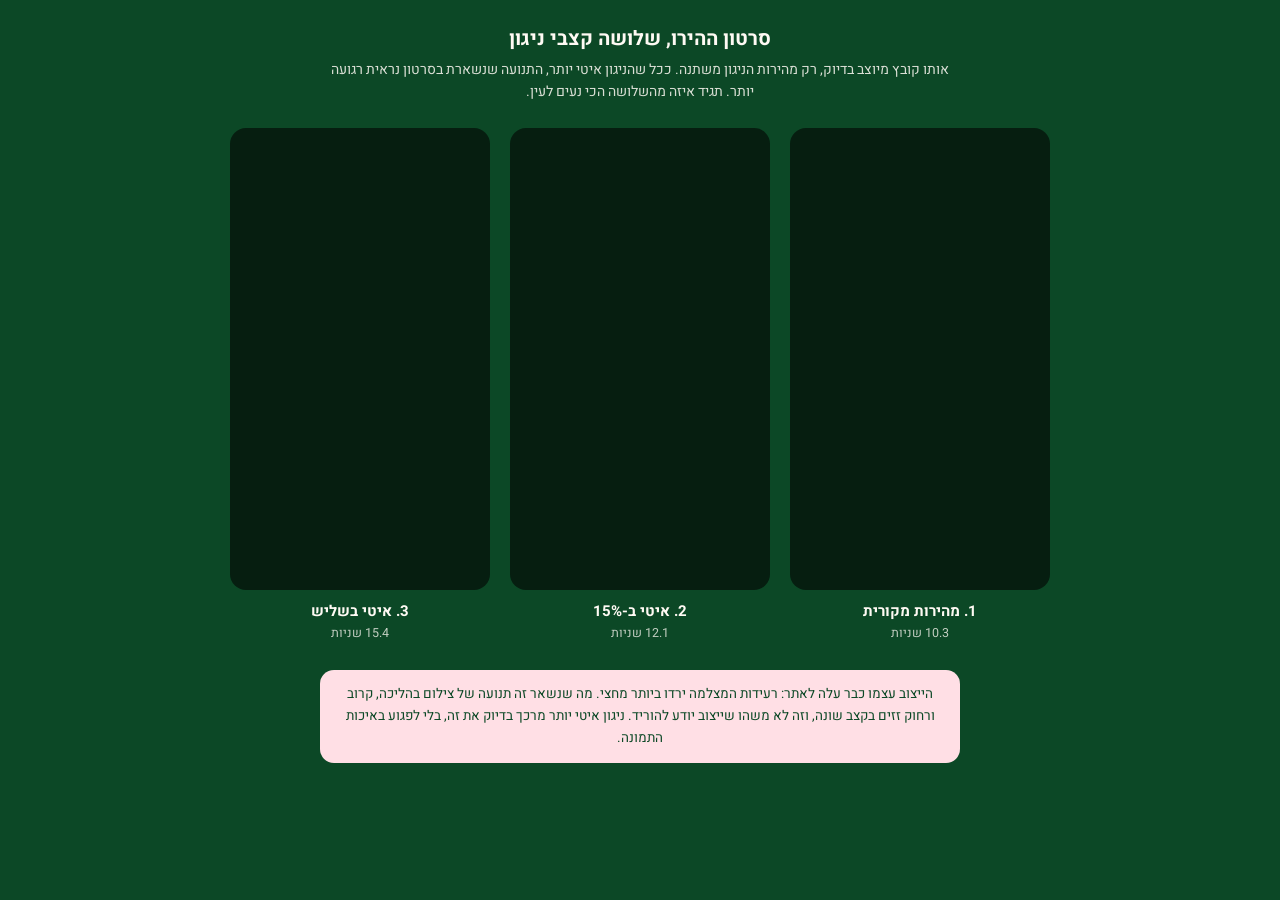
<file: hero-test.html>
<!doctype html>
<html lang="he" dir="rtl">
<head>
<meta charset="utf-8">
<meta name="viewport" content="width=device-width, initial-scale=1">
<meta name="robots" content="noindex, nofollow">
<title>בדיקת קצב לסרטון ההירו</title>
<link rel="preconnect" href="https://fonts.googleapis.com">
<link rel="preconnect" href="https://fonts.gstatic.com" crossorigin>
<link rel="stylesheet" href="https://fonts.googleapis.com/css2?family=Heebo:wght@400;500;700&display=swap">
<style>
  :root { --green: #0C4826; --cream: #FFFAF4; --blush: #FFDFE5; }
  * { box-sizing: border-box; }
  body { margin: 0; padding: 24px 16px 48px; background: var(--green); color: var(--cream);
         font-family: "Heebo", Arial, sans-serif; text-align: center; }
  h1 { margin: 0 0 6px; font-size: 20px; font-weight: 700; }
  p.lead { margin: 0 auto 24px; max-width: 640px; font-size: 14px; line-height: 1.6; opacity: .85; }
  .grid { display: grid; gap: 20px; justify-content: center; grid-template-columns: repeat(auto-fit, minmax(220px, 260px)); max-width: 900px; margin-inline: auto; }
  figure { margin: 0; }
  video { width: 100%; aspect-ratio: 480 / 854; border-radius: 16px; background: #061E10; display: block; }
  figcaption { margin-top: 10px; font-size: 15px; font-weight: 700; }
  figcaption span { display: block; margin-top: 2px; font-size: 12.5px; font-weight: 400; opacity: .75; }
  .note { margin: 28px auto 0; max-width: 640px; padding: 14px 16px; border-radius: 14px;
          background: var(--blush); color: var(--green); font-size: 13.5px; line-height: 1.6; }
</style>
</head>
<body>
<h1>סרטון ההירו, שלושה קצבי ניגון</h1>
<p class="lead">אותו קובץ מיוצב בדיוק, רק מהירות הניגון משתנה. ככל שהניגון איטי יותר, התנועה שנשארת בסרטון נראית רגועה יותר. תגיד איזה מהשלושה הכי נעים לעין.</p>

<div class="grid">
  <figure>
    <video src="assets/video/hero.mp4?v=7" data-rate="1" muted loop playsinline autoplay preload="auto"></video>
    <figcaption>1. מהירות מקורית<span>10.3 שניות</span></figcaption>
  </figure>
  <figure>
    <video src="assets/video/hero.mp4?v=7" data-rate="0.85" muted loop playsinline autoplay preload="auto"></video>
    <figcaption>2. איטי ב-15%<span>12.1 שניות</span></figcaption>
  </figure>
  <figure>
    <video src="assets/video/hero.mp4?v=7" data-rate="0.667" muted loop playsinline autoplay preload="auto"></video>
    <figcaption>3. איטי בשליש<span>15.4 שניות</span></figcaption>
  </figure>
</div>

<p class="note">הייצוב עצמו כבר עלה לאתר: רעידות המצלמה ירדו ביותר מחצי. מה שנשאר זה תנועה של צילום בהליכה, קרוב ורחוק זזים בקצב שונה, וזה לא משהו שייצוב יודע להוריד. ניגון איטי יותר מרכך בדיוק את זה, בלי לפגוע באיכות התמונה.</p>

<script>
  document.querySelectorAll("video").forEach((v) => {
    const rate = parseFloat(v.dataset.rate);
    const set = () => { v.playbackRate = rate; };
    set();
    v.addEventListener("loadedmetadata", set);
    v.addEventListener("play", set);
  });
</script>
</body>
</html>
</file>
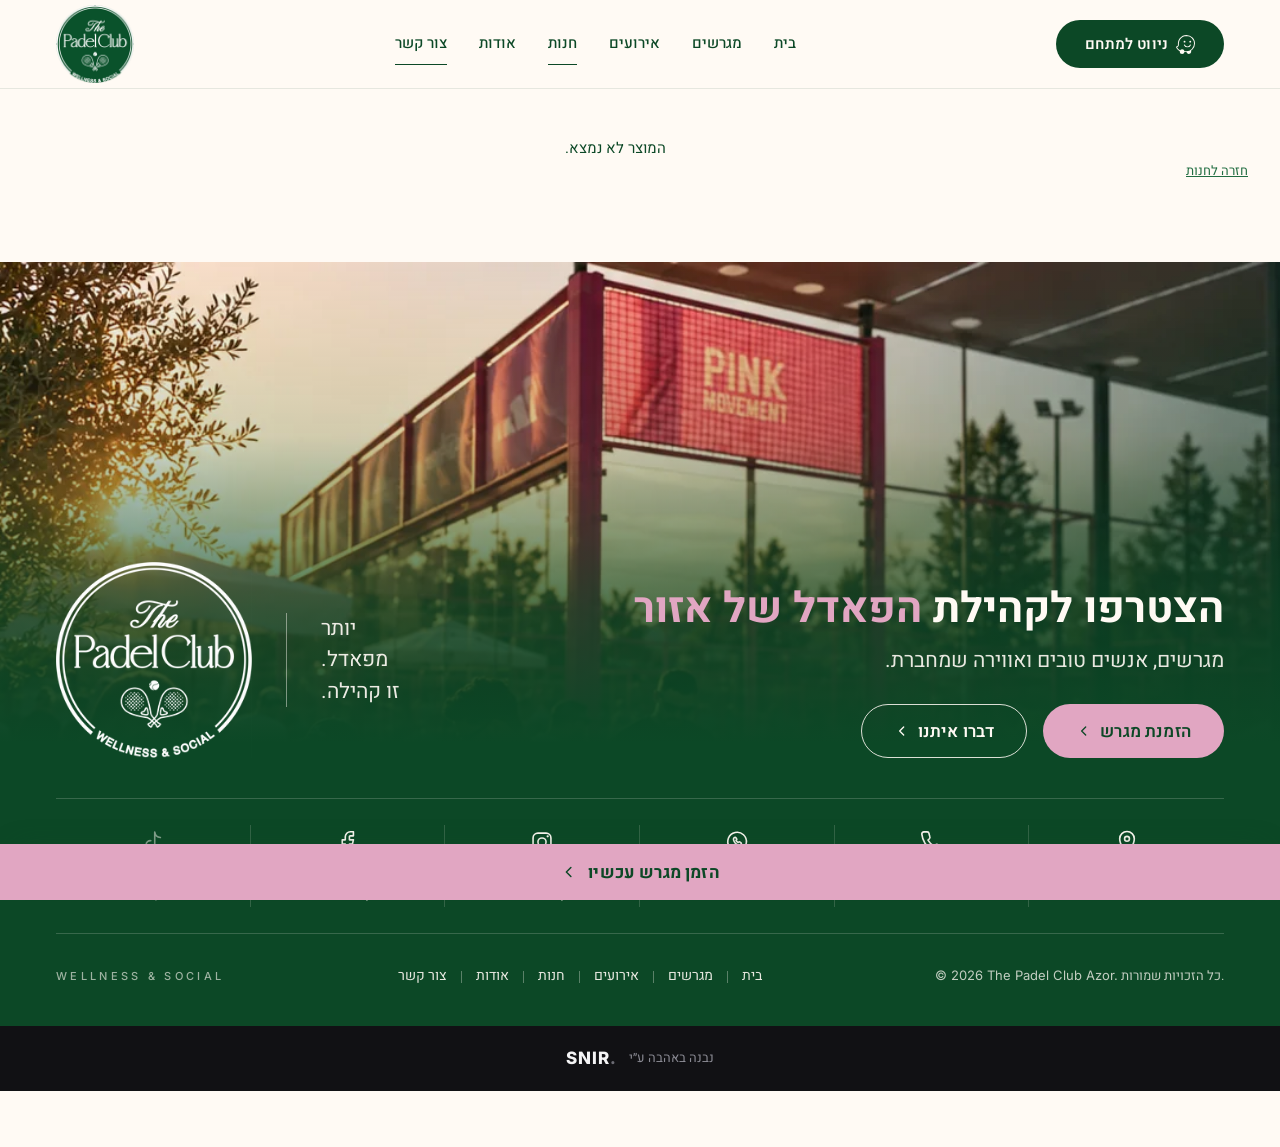
<file: shop/product.html>
<!doctype html>
<html lang="he" dir="rtl">
<head>
<meta charset="utf-8">
<meta name="viewport" content="width=device-width, initial-scale=1">
<title>מוצר | The Padel Club Azor</title>
<meta name="robots" content="noindex">
<link rel="canonical" href="https://padel-plus.co.il/shop/product.html">
<meta property="og:url" content="https://padel-plus.co.il/shop/product.html">
<meta name="theme-color" content="#0C4826">
<link rel="icon" href="../assets/brand/logo-160.png" type="image/png">
<link rel="apple-touch-icon" href="../assets/brand/logo-320.png">
<link rel="preconnect" href="https://fonts.googleapis.com">
<link rel="preconnect" href="https://fonts.gstatic.com" crossorigin>
<link rel="stylesheet" href="https://fonts.googleapis.com/css2?family=Heebo:wght@400;500;600;700&family=Inter:wght@500;600;700&display=swap">
<link rel="stylesheet" href="../assets/css/style.css?v=20261108-quote4">
</head>
<body class="page-shop">
<a class="skip-link" href="#main">דילוג לתוכן</a>

<header class="site-header" id="site-header" data-solid>
  <div class="header-inner">
    <a class="brand" href="../" aria-label="The Padel Club, לעמוד הבית">
      <img src="../assets/brand/logo-160.png" srcset="../assets/brand/logo-160.png 1x, ../assets/brand/logo-320.png 2x" width="62" height="62" alt="The Padel Club">
    </a>
    <nav class="site-nav" id="site-nav" aria-label="ניווט ראשי">
      <a class="btn btn-primary nav-cta" href="https://www.lazuz.co.il/" target="_blank" rel="noopener" data-booking>הזמנת מגרש</a>
      <ul>
        <li><a href="../">בית</a></li>
        <li><a href="../#courts">מגרשים</a></li>
        <li><a href="../#tournaments">אירועים</a></li>
        <li><a href="./" aria-current="page">חנות</a></li>
        <li><a href="../#about">אודות</a></li>
        <li><a href="#site-footer">צור קשר</a></li>
      </ul>
    </nav>
    <a class="btn btn-light header-cta" href="https://waze.com/ul?q=%D7%96%27%D7%91%D7%95%D7%98%D7%99%D7%A0%D7%A1%D7%A7%D7%99%2028%20%D7%90%D7%96%D7%95%D7%A8&navigate=yes" target="_blank" rel="noopener" data-waze><svg class="header-cta-icon" viewBox="0 0 24 24" fill="currentColor" aria-hidden="true" focusable="false"><path d="M13.218 0C9.915 0 6.835 1.49 4.723 4.148c-1.515 1.913-2.31 4.272-2.31 6.706v1.739c0 .894-.62 1.738-1.862 1.813-.298.025-.547.224-.547.522-.05.82.82 2.31 2.012 3.502.82.844 1.788 1.515 2.832 2.036a3 3 0 0 0 2.955 3.528 2.966 2.966 0 0 0 2.931-2.385h2.509c.323 1.689 2.086 2.856 3.974 2.21 1.64-.546 2.36-2.409 1.763-3.924a12.84 12.84 0 0 0 1.838-1.465 10.73 10.73 0 0 0 3.18-7.65c0-2.882-1.118-5.589-3.155-7.625A10.899 10.899 0 0 0 13.218 0zm0 1.217c2.558 0 4.967.994 6.78 2.807a9.525 9.525 0 0 1 2.807 6.78A9.526 9.526 0 0 1 20 17.585a9.647 9.647 0 0 1-6.78 2.807h-2.46a3.008 3.008 0 0 0-2.93-2.41 3.03 3.03 0 0 0-2.534 1.367v.024a8.945 8.945 0 0 1-2.41-1.788c-.844-.844-1.316-1.614-1.515-2.11a2.858 2.858 0 0 0 1.441-.846 2.959 2.959 0 0 0 .795-2.036v-1.789c0-2.11.696-4.197 2.012-5.861 1.863-2.385 4.62-3.726 7.6-3.726zm-2.41 5.986a1.192 1.192 0 0 0-1.191 1.192 1.192 1.192 0 0 0 1.192 1.193A1.192 1.192 0 0 0 12 8.395a1.192 1.192 0 0 0-1.192-1.192zm7.204 0a1.192 1.192 0 0 0-1.192 1.192 1.192 1.192 0 0 0 1.192 1.193 1.192 1.192 0 0 0 1.192-1.193 1.192 1.192 0 0 0-1.192-1.192zm-7.377 4.769a.596.596 0 0 0-.546.845 4.813 4.813 0 0 0 4.346 2.757 4.77 4.77 0 0 0 4.347-2.757.596.596 0 0 0-.547-.845h-.025a.561.561 0 0 0-.521.348 3.59 3.59 0 0 1-3.254 2.061 3.591 3.591 0 0 1-3.254-2.061.64.64 0 0 0-.546-.348z"/></svg>ניווט למתחם</a>
    <button class="menu-btn" id="menu-btn" type="button" aria-expanded="false" aria-controls="site-nav" aria-label="פתיחת תפריט">
      <svg class="icon-menu" viewBox="0 0 32 32" fill="none" stroke="currentColor" stroke-width="2.2" stroke-linecap="round" aria-hidden="true"><path d="M5 9h22M5 16h22M5 23h22"/></svg>
      <svg class="icon-close" viewBox="0 0 32 32" fill="none" stroke="currentColor" stroke-width="2.2" stroke-linecap="round" aria-hidden="true"><path d="M8 8l16 16M24 8L8 24"/></svg>
    </button>
  </div>
</header>

<main id="main" class="page-shop-main">
  <div class="product-page" id="product-page" aria-busy="true">
    <noscript><p class="grid-note">להצגת המוצר יש להפעיל JavaScript.</p></noscript>
  </div>
</main>

<!-- footer:start / generated by tools/sync_footer.py, do not edit by hand -->
<footer class="site-footer on-dark" id="site-footer">
  <div class="footer-hero">
    <img class="footer-bg" src="../assets/footer/footer-bg.webp" srcset="../assets/footer/footer-bg-836.webp 836w, ../assets/footer/footer-bg.webp 1672w"
         sizes="100vw" width="1672" height="405" alt="" loading="lazy" decoding="async">
    <div class="footer-hero-inner">
      <div class="footer-hero-copy">
        <h2 class="footer-title">הצטרפו לקהילת <span class="footer-title-accent">הפאדל של אזור</span></h2>
        <p class="footer-sub">מגרשים, אנשים טובים ואווירה שמחברת.</p>
        <div class="footer-actions">
          <a class="btn footer-cta footer-cta--primary" href="https://www.lazuz.co.il/" target="_blank" rel="noopener" data-booking>הזמנת מגרש<svg class="footer-cta-icon" aria-hidden="true" focusable="false" viewBox="0 0 24 24" fill="none" stroke="currentColor" stroke-width="2" stroke-linecap="round" stroke-linejoin="round"><path d="M14.5 18l-6-6 6-6"/></svg></a>
          <!-- "דברו איתנו": site.config.js → links.contact (WhatsApp or phone once supplied) -->
          <a class="btn footer-cta footer-cta--ghost" data-link="contact">דברו איתנו<svg class="footer-cta-icon" aria-hidden="true" focusable="false" viewBox="0 0 24 24" fill="none" stroke="currentColor" stroke-width="2" stroke-linecap="round" stroke-linejoin="round"><path d="M14.5 18l-6-6 6-6"/></svg></a>
        </div>
      </div>
      <div class="footer-brand-block">
        <p class="footer-brand-line">יותר<br>מפאדל.<br>זו קהילה.</p>
        <a class="footer-brand" href="../" aria-label="The Padel Club, לעמוד הבית">
          <img src="../assets/brand/logo-outline-240.webp" srcset="../assets/brand/logo-outline-240.webp 1x, ../assets/brand/logo-outline-480.webp 2x"
               width="240" height="240" alt="The Padel Club" loading="lazy" decoding="async">
        </a>
      </div>
    </div>
  </div>

  <div class="footer-inner">
    <!-- contact and social: phone, WhatsApp and Facebook read site.config.js (phone / whatsappUrl / facebookUrl), inert while null -->
    <ul class="footer-contacts">
      <li><a class="footer-contact" href="https://waze.com/ul?q=%D7%96%27%D7%91%D7%95%D7%98%D7%99%D7%A0%D7%A1%D7%A7%D7%99%2028%20%D7%90%D7%96%D7%95%D7%A8&navigate=yes" target="_blank" rel="noopener" data-waze><svg class="footer-icon" aria-hidden="true" focusable="false" viewBox="0 0 32 32" fill="none" stroke="currentColor" stroke-width="2"><path d="M16 29s9-8.2 9-17a9 9 0 1 0-18 0c0 8.8 9 17 9 17Z"/><circle cx="16" cy="12" r="3"/></svg><b>ז׳בוטינסקי 28, אזור</b><span>נשמח לראות אתכם</span></a></li>
      <li><a class="footer-contact" data-config="phone"><svg class="footer-icon" aria-hidden="true" focusable="false" viewBox="0 0 24 24" fill="none" stroke="currentColor" stroke-width="1.5" stroke-linecap="round" stroke-linejoin="round"><path d="M21.5 16.9v2.9a1.9 1.9 0 0 1-2.1 1.9 18.9 18.9 0 0 1-8.2-2.9 18.6 18.6 0 0 1-5.7-5.7 18.9 18.9 0 0 1-2.9-8.3A1.9 1.9 0 0 1 4.5 2.7h2.9a1.9 1.9 0 0 1 1.9 1.6c.1.9.4 1.8.7 2.7a1.9 1.9 0 0 1-.4 2L8.3 10.2a15.2 15.2 0 0 0 5.7 5.7l1.2-1.2a1.9 1.9 0 0 1 2-.4c.9.3 1.8.6 2.7.7a1.9 1.9 0 0 1 1.6 1.9z"/></svg><b>טלפון</b><span>דברו איתנו</span></a></li>
      <li><a class="footer-contact" data-config="whatsappUrl"><svg class="footer-icon" aria-hidden="true" focusable="false" viewBox="0 0 24 24" fill="none" stroke="currentColor" stroke-width="1.5" stroke-linecap="round" stroke-linejoin="round"><path d="M4.9 16.3A8.6 8.6 0 1 1 7.9 19.1L3.4 20.6z"/><path d="M9.3 8.1c-.4.4-.7 1-.5 1.9.6 2.3 2.4 4.1 4.7 4.8.9.2 1.5-.1 1.9-.5l.5-.6c.2-.3.2-.7-.1-.9l-1.3-.9c-.3-.2-.6-.2-.9.1l-.5.5c-.9-.4-1.6-1.1-2-2l.5-.5c.3-.3.3-.6.1-.9l-.9-1.3c-.2-.3-.6-.3-.9-.1z"/></svg><b>וואטסאפ</b><span>דברו איתנו</span></a></li>
      <li><a class="footer-contact" href="https://www.instagram.com/padelclub.azor/" target="_blank" rel="noopener" data-config="instagramUrl"><svg class="footer-icon" aria-hidden="true" focusable="false" viewBox="0 0 32 32" fill="none" stroke="currentColor" stroke-width="2"><rect x="5" y="5" width="22" height="22" rx="6"/><circle cx="16" cy="16" r="5"/><circle cx="23" cy="9" r="1.4" fill="currentColor" stroke="none"/></svg><b>אינסטגרם</b><span>עקבו אחרינו</span></a></li>
      <li><a class="footer-contact" data-config="facebookUrl"><svg class="footer-icon" aria-hidden="true" focusable="false" viewBox="0 0 24 24" fill="none" stroke="currentColor" stroke-width="1.5" stroke-linecap="round" stroke-linejoin="round"><path d="M17 2.5h-2.8a4.7 4.7 0 0 0-4.7 4.7v2.8H6.7v3.8h2.8v7.7h3.8v-7.7h2.8l.9-3.8h-3.7V7.2a.9.9 0 0 1 .9-.9H17z"/></svg><b>פייסבוק</b><span>עקבו אחרינו</span></a></li>
      <!-- TikTok: future placeholder, display only, not a link yet -->
      <li><span class="footer-contact is-soon"><svg class="footer-icon" aria-hidden="true" focusable="false" viewBox="0 0 24 24" fill="none" stroke="currentColor" stroke-width="1.5" stroke-linecap="round" stroke-linejoin="round"><path d="M10 10.8a4 4 0 1 0 3.6 4V2.8c.4 2.8 2.4 4.8 5.2 5.1"/></svg><b>טיקטוק</b><span>בקרוב</span></span></li>
    </ul>

    <div class="footer-bottom">
      <p class="footer-legal"><span class="latin" dir="ltr" lang="en">© <span id="year">2026</span> The Padel Club Azor.</span> <span>כל הזכויות שמורות.</span></p>
      <nav class="footer-nav" aria-label="ניווט תחתון">
        <ul>
          <li><a href="../">בית</a></li>
          <li><a href="../#courts">מגרשים</a></li>
          <li><a href="../#tournaments">אירועים</a></li>
          <li><a href="./">חנות</a></li>
          <li><a href="../#about">אודות</a></li>
          <li><a href="#site-footer">צור קשר</a></li>
        </ul>
      </nav>
      <p class="footer-tagline" dir="ltr" lang="en">WELLNESS &amp; SOCIAL</p>
    </div>
  </div>
</footer>

<!-- SNIR credit bar (the same bar as on Snir's other client sites), wording for this site: נבנה באהבה ע״י SNIR. -->
<div class="snir-credit">
  <a class="snir-credit__link" href="https://www.snirdote.co.il/" target="_blank" rel="noopener">
    <span class="snir-credit__text">נבנה באהבה ע״י</span>
    <span class="snir-credit__mark" lang="en">SNIR<span class="snir-credit__dot">.</span></span>
  </a>
</div>

<!-- booking strip: pink, fixed to the bottom of the screen on every page, always visible (Snir, 17.9.2026) -->
<a class="book-strip" href="https://www.lazuz.co.il/" target="_blank" rel="noopener" data-booking><span>הזמן מגרש עכשיו</span><svg class="book-strip-icon" aria-hidden="true" focusable="false" viewBox="0 0 24 24" fill="none" stroke="currentColor" stroke-width="2" stroke-linecap="round" stroke-linejoin="round"><path d="M14.5 18l-6-6 6-6"/></svg></a>
<!-- footer:end -->

<!-- products:start / generated from data/products.json by tools/sync_products.py, do not edit by hand -->
<script type="application/json" id="product-data">{"schema": "padel-azor.products.v2", "currency": "ILS", "source": "static", "note": "Catalogue of what the club's physical store carries. No online purchase at this stage: no price, no stock count, no cart. availability describes the shop floor. Every field maps 1:1 to the future inventory API, so this file can be replaced by it.", "products": [{"id": "metalbone-zz-carbon", "sku": "KN0489", "brand": "adidas", "name": "adidas Metalbone ZZ Carbon", "nameHe": "מחבט פאדל אדידס מטלבון ZZ קרבון", "category": "racket", "images": [{"src": "assets/products/metalbone-zz-carbon.jpg", "webp": "assets/products/metalbone-zz-carbon.webp", "width": 900, "height": 900, "alt": "מחבט adidas Metalbone ZZ Carbon לבן עם מונוגרמת ZZ בצבע שמפניה, מבט מלפנים"}, {"src": "assets/products/metalbone-zz-carbon-2.jpg", "webp": "assets/products/metalbone-zz-carbon-2.webp", "width": 900, "height": 900, "alt": "מחבט adidas Metalbone ZZ Carbon, מבט מהצד על המסגרת והגריפ"}, {"src": "assets/products/metalbone-zz-carbon-3.jpg", "webp": "assets/products/metalbone-zz-carbon-3.webp", "width": 900, "height": 900, "alt": "תקריב על החיבור שבין המשטח לידית במחבט adidas Metalbone ZZ Carbon, עם הכיתוב CARBON 3K וסמל ZZ"}], "price": null, "compareAtPrice": null, "availability": "in_store", "badge": "בלעדי בישראל", "featured": true, "description": "מחבט הפאדל החדש של adidas בשיתוף זינדין זידאן משלב עיצוב יוקרתי עם ביצועים ברמה הגבוהה ביותר. מיועד לשחקנים שמחפשים שילוב של עוצמה, שליטה ודיוק בכל חבטה. בהשראת אחד מגדולי הכדורגלנים בכל הזמנים, מחבט שמביא איתו סטייל של אגדות למגרש הפאדל. המחבט היחיד מסוגו בארץ, אצלנו בחנות שבמועדון בלבד.", "attributes": {"color": "לבן", "material": "Carbon 3K"}, "url": null, "referenceUrl": "https://www.adidas.co.uk/metalbone-zz-carbon-racquet/KN0489.html", "sourceImageUrl": "https://assets.adidas.com/images/w_1880,f_auto,q_auto/72d3053452d1411cbcdd842f51c15938_9366/METALBONE_ZZ_CARBON_Racquet_White_KN0489_01_00_standard.jpg"}, {"id": "metalbone-2026", "sku": "KL2612", "brand": "adidas", "name": "adidas Metalbone 2026 Ale Galán", "nameHe": "מחבט פאדל אדידס מטלבון 2026", "category": "racket", "images": [{"src": "assets/products/metalbone-2026.jpg", "webp": "assets/products/metalbone-2026.webp", "width": 900, "height": 900, "alt": "מחבט adidas Metalbone 2026 שחור עם לוגו לבן, מבט מלפנים"}], "price": null, "compareAtPrice": null, "availability": "in_store", "badge": null, "description": null, "attributes": {"shape": "יהלום", "level": "מתקדם"}, "url": null, "referenceUrl": "https://www.adidas.com/bh/en/metalbone-2026-padel-racket/KL2612.html", "sourceImageUrl": "https://assets.adidas.com/images/w_1880%2Cf_auto%2Cq_auto/a0a343d4dc654a7297404d4edb67d0f9_9366/KL2612_01_00_standard.jpg"}, {"id": "cross-it-carbon-2026", "sku": "KL2617", "brand": "adidas", "name": "adidas Cross It Carbon 2026", "nameHe": "מחבט פאדל אדידס קרוס איט קרבון 2026", "category": "racket", "images": [{"src": "assets/products/cross-it-carbon-2026.jpg", "webp": "assets/products/cross-it-carbon-2026.webp", "width": 900, "height": 900, "alt": "מחבט adidas Cross It Carbon 2026 שחור עם פסים ירוקים בהירים, מבט מלפנים"}], "price": null, "compareAtPrice": null, "availability": "in_store", "badge": null, "description": null, "attributes": {"shape": "טיפה", "level": "כל הרמות"}, "url": null, "referenceUrl": "https://www.adidas.com/qa/en/cross-it-carbon-2026-padel-racket/KL2617.html", "sourceImageUrl": "https://assets.adidas.com/images/w_1880%2Cf_auto%2Cq_auto/2b35674bc3c64e77a6b96cb503cb1abb_9366/KL2617_01_00_standard.jpg"}, {"id": "pink-padel-graphic-tshirt", "sku": "KR2324", "brand": "adidas", "name": "adidas Padel Graphic Tee", "nameHe": "חולצת אדידס פאדל גרפיק", "category": "apparel", "images": [{"src": "assets/products/pink-padel-graphic-tshirt-laydown.jpg", "webp": "assets/products/pink-padel-graphic-tshirt-laydown.webp", "width": 900, "height": 900, "alt": "חולצת adidas Padel Graphic ורודה עם הדפס Padel, תצלום מוצר ללא דוגמן"}], "price": null, "compareAtPrice": null, "availability": "in_store", "badge": null, "description": null, "attributes": {"color": "ורוד Pure Turbo"}, "url": null, "referenceUrl": "https://www.adidas.com/us/padel-graphic-t-shirt/KR2324.html", "sourceImageUrl": null}, {"id": "speed-rx-balls", "sku": "GC6333", "brand": "adidas", "name": "adidas Speed RX Balls", "nameHe": "כדורי פאדל אדידס ספיד RX, מארז שלושה", "category": "balls", "images": [{"src": "assets/products/speed-rx-balls.jpg", "webp": "assets/products/speed-rx-balls.webp", "width": 500, "height": 500, "alt": "מארז שלושה כדורי adidas Speed RX, גליל אדום ושחור"}], "price": null, "compareAtPrice": null, "availability": "in_store", "badge": null, "description": null, "attributes": {"pack": "מארז שלושה"}, "url": null, "referenceUrl": "https://www.adidas.co.uk/speed-rx-balls/GC6333.html", "sourceImageUrl": "https://assets.adidas.com/images/w_500%2Cf_auto%2Cq_auto/d2b7589aba08468b9f50afac00a47f91_9366/Speed_Rx_Balls_Yellow_GC6333_01_standard.jpg"}]}</script>
<!-- products:end -->
<script>window.PADEL_BASE = "../";</script>
<script src="../site.config.js"></script>
<script src="../assets/js/track.js?v=20261103-ga4"></script>
<script src="../assets/js/products/repository.js?v=20261018-zz" defer></script>
<script src="../assets/js/products/card.js?v=20261018-zz" defer></script>
<script src="../assets/js/main.js?v=20261021-event" defer></script>
<script src="../assets/js/shop.js?v=20261018-zz" defer></script>
</body>
</html>
</file>
<file: assets/css/style.css>
/* The Padel Club Azor, mobile first.
   Tokens: handoff/08_dev/design-tokens.json. Layout: handoff/01_reference/approved_mockup_desktop_mobile.png
   Breakpoints: 768 (tablet) / 1024 (desktop) / 1440 (container max).
   Visual finish: premium sports-lifestyle, editorial. Content-driven heights, hairline dividers,
   one type scale, one spacing rhythm (section 48 to 80px, inner 16 to 28px). */

:root {
  /* brand palette, from the club's identity sheet (Snir, 17.9.2026). Every UI colour is one of these five;
     hairlines, shadows and quiet fills use the deep green with transparency. Photos, video, banners and the
     hero's dark legibility overlay are not recoloured. */
  --cream: #FFFAF4;       /* page surfaces, light text on green */
  --green: #0C4826;       /* deep green: headings, text, buttons, footer */
  --green-2: #216D41;     /* green: secondary text, hover */
  --blush: #FFDFE5;       /* light pink */
  --mauve: #E1A6C2;       /* pink: accents (tournament level badge) */
  --white: #FFFFFF;       /* product cards */
  --ink: var(--green);
  --ink-soft: var(--green);
  --muted: var(--green-2);
  --hairline: rgba(12, 72, 38, .10);
  --tint: rgba(12, 72, 38, .06);   /* quiet fill on cream */

  --radius-sm: 8px;
  --radius-md: 12px;
  --radius-lg: 18px;
  --radius-pill: 999px;
  --r-card: 14px;         /* product cards */
  --r-btn: var(--radius-pill);
  --r-img: 16px;          /* editorial photos */
  --r-panel: var(--radius-lg);

  --gutter: 16px;
  --container: 1440px;
  --pad-x: max(var(--gutter), calc((100% - var(--container)) / 2)); /* centred content without wrappers */
  --header-h: 104px;      /* phones: 10px of air above and below the 84px logo (Snir, 19.9); 88px from 768px */

  --font-he: "Heebo", Arial, sans-serif;
  --font-latin: "Inter", Arial, sans-serif;
  --font-display: "Bodoni Moda", "Times New Roman", serif; /* the closest match to the logo wordmark, hero only */

  --ease: cubic-bezier(.2, .7, .2, 1);
  color-scheme: light;
}
@media (min-width: 768px) { :root { --gutter: 32px; --header-h: 88px; } }
@media (min-width: 1280px) { :root { --gutter: 56px; } }

/* ---------- base ---------- */
*, *::before, *::after { box-sizing: border-box; }
html { scroll-behavior: smooth; -webkit-text-size-adjust: 100%; }
body {
  margin: 0;
  background: var(--cream);
  color: var(--ink);
  font-family: var(--font-he);
  font-size: 17px;
  line-height: 1.7;
  direction: rtl;
  overflow-x: hidden;
  -webkit-font-smoothing: antialiased;
}
img, video { max-width: 100%; display: block; }
a { color: inherit; }
h1, h2, h3 { margin: 0; font-weight: 600; line-height: 1.15; text-wrap: balance; }
p { margin: 0; }
ul { margin: 0; padding: 0; list-style: none; }
address { font-style: normal; }
button { font: inherit; }
:focus-visible { outline: 3px solid var(--green); outline-offset: 3px; }
.on-dark :focus-visible, .on-dark:focus-visible { outline-color: var(--cream); }

.sr-only {
  position: absolute; width: 1px; height: 1px; padding: 0; margin: -1px;
  overflow: hidden; clip: rect(0 0 0 0); white-space: nowrap; border: 0;
}
.skip-link {
  position: absolute; top: -100px; inset-inline-start: 16px; z-index: 100;
  background: var(--green); color: var(--cream); padding: 10px 18px; border-radius: var(--r-btn);
  text-decoration: none; font-weight: 600;
}
.skip-link:focus { top: 12px; }

/* ---------- buttons ---------- */
.btn {
  display: inline-flex; align-items: center; justify-content: center;
  min-height: 48px; padding: 0 28px;
  border-radius: var(--r-btn); border: 1px solid transparent;
  font-weight: 600; font-size: 15px; line-height: 1; letter-spacing: .01em; text-decoration: none;
  cursor: pointer; white-space: nowrap;
  transition: background-color .25s var(--ease), color .25s var(--ease), border-color .25s var(--ease), transform .25s var(--ease), box-shadow .25s var(--ease);
}
.btn-primary { background: var(--green); color: var(--cream); }
.btn-primary:hover { background: var(--green-2); }
.btn-light { background: var(--cream); color: var(--ink); }
.btn-light:hover { background: var(--blush); }
.btn-outline { background: transparent; color: var(--cream); border-color: rgba(255, 250, 244, .7); }
.btn-outline:hover { background: rgba(255, 250, 244, .12); border-color: var(--cream); }
.btn-block { width: 100%; }
.btn-ghost-green { background: transparent; color: var(--green); border: 1.5px solid var(--green); }
.btn-ghost-green:hover { background: var(--green); color: var(--cream); }

/* ---------- typography helpers ---------- */
.section-title { font-size: 30px; line-height: 1.2; font-weight: 500; color: var(--green); margin: 0 0 18px; }
.body { font-size: 17px; line-height: 1.7; color: var(--ink-soft); max-width: 36em; }
.split-copy .body { margin-bottom: 0; }
.split-copy .body + .body { margin-top: 14px; }
.split-copy .body:last-of-type { margin-bottom: 28px; }
.latin { font-family: var(--font-latin); direction: ltr; unicode-bidi: isolate; }
.body .latin { white-space: nowrap; } /* brand names stay on one line inside Hebrew paragraphs */

/* ---------- header ---------- */
.site-header {
  position: fixed; top: 0; inset-inline: 0; z-index: 50;
  height: var(--header-h); color: var(--cream);
  transition: background-color .25s var(--ease), color .25s var(--ease), box-shadow .25s var(--ease);
}
.site-header.is-solid, .site-header.is-open {
  background: rgba(255, 250, 244, .96); color: var(--ink); box-shadow: 0 1px 0 var(--hairline);
  backdrop-filter: blur(8px); -webkit-backdrop-filter: blur(8px);
}
.header-inner {
  height: 100%; padding-inline: var(--pad-x);
  display: flex; align-items: center; justify-content: space-between; gap: 16px;
}
.brand { display: block; border-radius: 50%; }
.brand img { width: 76px; height: 76px; }
@media (max-width: 767px) { .brand img { width: 84px; height: 84px; } } /* phones: a little larger (Snir, 19.9) */
.menu-btn {
  width: 44px; height: 44px; padding: 0; border: 0; border-radius: 50%;
  background: transparent; color: inherit; cursor: pointer;
  display: grid; place-items: center;
}
.menu-btn svg { width: 28px; height: 28px; }
.menu-btn .icon-close { display: none; }
.site-header.is-open .menu-btn .icon-menu { display: none; }
.site-header.is-open .menu-btn .icon-close { display: block; }
.header-cta { display: none; gap: 8px; }
.header-cta-icon { flex: 0 0 auto; width: 19px; height: 19px; }
/* phones and tablets: the booking pill in our pink between the logo and the menu button (Snir, 17.9.2026) */
@media (max-width: 1023px) {
  .header-cta { display: inline-flex; min-height: 42px; padding: 0 18px; font-size: 14px; background: var(--mauve); color: var(--green); }
  .header-cta:hover { background: var(--blush); }
}

/* mobile drawer */
.site-nav {
  position: fixed; top: var(--header-h); inset-inline: 0; bottom: 0;
  background: var(--cream); color: var(--ink); padding: 24px var(--gutter) 40px;
  overflow: auto; display: none;
}
.site-header.is-open .site-nav { display: block; }
.nav-cta { width: 100%; margin-bottom: 16px; }
.site-nav li a {
  display: block; padding: 15px 0; min-height: 44px;
  font-size: 20px; font-weight: 500; color: var(--green);
  text-decoration: none; border-bottom: 1px solid var(--hairline);
}
.site-nav li a[aria-current] { color: var(--green-2); font-weight: 600; }
body.nav-open { overflow: hidden; }

@media (min-width: 1024px) {
  /* approved mockup: logo at the left edge, CTA at the right, menu between (בית nearest the CTA) */
  .header-inner { flex-direction: row-reverse; }
  .brand img { width: 78px; height: 78px; }
  .menu-btn { display: none; }
  .site-nav {
    position: static; inset: auto; padding: 0; background: transparent; color: inherit;
    display: block; overflow: visible; margin-inline: auto;
  }
  .nav-cta { display: none; }
  .site-nav ul { display: flex; gap: 32px; }
  .site-nav li a {
    padding: 8px 0; min-height: 0; font-size: 15px; font-weight: 500; color: inherit;
    border-bottom: 1px solid transparent; transition: border-color .25s var(--ease);
  }
  .site-nav li a:hover { border-bottom-color: currentColor; }
  .site-nav li a[aria-current] { color: inherit; font-weight: 500; border-bottom-color: currentColor; }
  .header-cta { display: inline-flex; }
  .site-header.is-solid .header-cta { background: var(--green); color: var(--cream); }
  .site-header.is-solid .header-cta:hover { background: var(--green-2); }
}

/* ---------- hero ---------- */
.hero {
  position: relative; overflow: hidden; background: var(--green);
  min-height: 520px; height: min(80svh, 720px); /* the one section that needs a height: it holds the video */
  display: flex; align-items: flex-end;
}
.hero-poster, .hero-poster img, .hero-media { position: absolute; inset: 0; width: 100%; height: 100%; object-fit: cover; object-position: 50% 45%; }
.hero-poster { margin: 0; }
.hero-poster img { background: var(--green); }
/* the hero never moves: no transform, no parallax, no scale. Only the poster to video opacity handoff */
/* the real-photo poster is always painted; the video fades over it only once it is actually playing */
.hero-media { opacity: 0; transition: opacity .6s var(--ease); }
.hero.is-playing .hero-media { opacity: 1; }
/* phone overlay: light at the top, firmer under the copy; the venue stays visible */
.hero-overlay {
  position: absolute; inset: 0;
  background: linear-gradient(180deg, rgba(6, 30, 16, .22) 0%, rgba(6, 30, 16, .04) 32%, rgba(6, 30, 16, .34) 62%, rgba(6, 30, 16, .66) 100%);
}
@media (min-width: 768px) {
  /* tablets: the reel still fills the screen, the copy sits on the right over a soft gradient */
  .hero-poster img, .hero-media { object-position: 50% 50%; }
  .hero-overlay {
    background:
      linear-gradient(270deg, rgba(6, 30, 16, .50) 0%, rgba(6, 30, 16, .22) 38%, rgba(6, 30, 16, .04) 70%),
      linear-gradient(180deg, rgba(6, 30, 16, .14) 0%, rgba(6, 30, 16, 0) 30%, rgba(6, 30, 16, .38) 100%);
  }
}
@media (min-width: 1024px) {
  /* desktop: the 576px wide reel cannot fill the screen, so the hero splits. The reel keeps the left half at
     almost its own size, the right half is the brand green with the copy on it (Snir, 4.10.2026). */
  .hero { align-items: center; background: var(--green); }
  .hero-poster { inset: 0 0 0 auto; width: 52%; }
  .hero-poster img { width: 100%; height: 100%; object-position: 50% 50%; }
  .hero-media { inset: 0 0 0 auto; width: 52%; height: 100%; object-fit: cover; object-position: 50% 50%; }
  .hero-overlay {
    inset: 0 0 0 auto; width: 52%;
    background: linear-gradient(180deg, rgba(6, 30, 16, .18) 0%, rgba(6, 30, 16, 0) 35%, rgba(6, 30, 16, .28) 100%);
  }
}
.hero-copy {
  position: relative; z-index: 1; width: 100%; color: var(--cream);
  padding: 0 var(--pad-x) 40px;
}
.hero-title { margin: 0 0 14px; text-align: right; }
/* phones and tablets: the English line is set in the logo's own serif (Snir, 5.10.2026), the Hebrew stays Heebo */
.hero-title-en {
  display: block; font-family: var(--font-display); font-optical-sizing: auto; font-weight: 600;
  font-size: clamp(38px, 10.5vw, 56px); line-height: 1.04; letter-spacing: .005em;
  text-shadow: 0 1px 18px rgba(6, 30, 16, .35);
}
.hero-logo { display: none; }
.hero-title-he { display: block; margin-top: 8px; font-size: clamp(20px, 5.4vw, 28px); font-weight: 500; line-height: 1.1; }
.hero-sub { font-size: 17px; line-height: 1.45; font-weight: 400; margin: 0 0 20px; text-align: right; }
/* phones: the two buttons share one row, so the copy covers as little of the courts as possible */
.hero-actions { display: grid; grid-template-columns: 1fr 1fr; gap: 10px; }
.hero-actions .btn { padding: 0 12px; }
.hero .btn-primary { border-color: rgba(255, 250, 244, .35); }

@media (min-width: 768px) {
  .hero { height: 720px; }
  .hero-copy { padding-bottom: 64px; }
  .hero-title { margin-bottom: 18px; }
  .hero-title-en { font-size: clamp(52px, 6vw, 88px); }
  .hero-title-he { margin-top: 10px; font-size: clamp(24px, 2.4vw, 34px); }
  .hero-sub { font-size: 21px; margin-bottom: 30px; }
  .hero-actions { display: flex; flex-wrap: wrap; gap: 14px; }
  .hero-actions .btn { padding: 0 28px; }
}
@media (min-width: 1024px) {
  /* the copy sits on the green half, centred in it, and the club's logo stands in for the written title
     (Snir, 5.10.2026). The title text stays in the DOM for search engines and screen readers. */
  .hero-copy { padding: 0 54% 0 var(--pad-x); } /* the copy keeps the green half, the reel keeps the other */
  .hero-copy-inner { max-width: 620px; margin-inline: auto; text-align: center; }
  .hero-title { margin-bottom: 22px; text-align: center; }
  .hero-logo { display: block; width: clamp(210px, 20vw, 300px); height: auto; margin: 0 auto; }
  .hero-title-en, .hero-title-he {
    position: absolute; width: 1px; height: 1px; margin: -1px; padding: 0;
    overflow: hidden; clip-path: inset(50%); white-space: nowrap;
  }
  .hero-sub { text-align: center; }
  .hero-actions { justify-content: center; }
}

/* ---------- events banner (Snir, 5.10.2026) ----------
   Sits right under the first section. Rendered with the tournaments section from data/tournaments.json;
   assets/js/tournaments.js re-reads the date on load, so an old build never announces a finished tournament. */
.events-banner { margin: 14px 12px 0; }
.events-banner-link {
  display: flex; flex-wrap: wrap; align-items: center; gap: 10px 12px;
  padding: 14px; border-radius: 16px; background: var(--blush); color: var(--green); text-decoration: none;
  transition: background-color .25s var(--ease), box-shadow .25s var(--ease);
}
.events-banner-link:hover { background: var(--mauve); }
.events-banner-icon { flex: 0 0 auto; display: grid; place-items: center; width: 40px; height: 40px; border-radius: 50%; background: var(--white); }
.events-banner-glyph { width: 21px; height: 21px; }
.events-banner-copy { flex: 1 1 auto; min-width: 0; display: flex; flex-direction: column; gap: 3px; text-align: right; }
.events-banner-label { font-size: 11px; font-weight: 600; letter-spacing: .06em; color: var(--green-2); }
.events-banner-title { font-size: 16px; font-weight: 700; line-height: 1.2; }
.events-banner-time { flex: 0 0 auto; font-size: 13.5px; font-weight: 600; color: var(--green-2); white-space: nowrap; }
.events-banner-cta {
  flex: 1 0 100%; display: inline-flex; align-items: center; justify-content: center;
  min-height: 40px; padding: 0 18px; border-radius: var(--r-btn);
  background: var(--green); color: var(--cream); font-size: 13.5px; font-weight: 600; white-space: nowrap;
}
.events-banner-link:hover .events-banner-cta { background: var(--green-2); }
@media (min-width: 768px) {
  .events-banner { margin: 22px var(--pad-x) 0; }
  .events-banner-link { gap: 16px; padding: 16px 18px; border-radius: 18px; }
  .events-banner-copy { flex: 0 1 auto; }
  .events-banner-title { font-size: 18px; }
  .events-banner-time { margin-inline-start: auto; font-size: 15px; }
  .events-banner-cta { flex: 0 0 auto; min-height: 44px; font-size: 14.5px; }
}
@media (min-width: 1024px) {
  .events-banner { max-width: 1400px; margin-inline: auto; padding-inline: calc(var(--pad-x) + 24px); }
  .events-banner-title { font-size: 20px; }
}

/* ---------- booking card (Snir's mock, 17.9.2026) ----------
   Cream card, green headline, quiet venue line with centred dots, a hairline divider, green pill CTA.
   Sits half over the hero's bottom edge, docks to the bottom of the screen while scrolling,
   releases when the footer arrives. The slot keeps the space so nothing jumps. */
main { background: var(--cream); } /* the strip beside the card matches About, so nothing reads as a band */
.book-card-slot { position: relative; z-index: 2; margin: -24px 12px 0; }
.book-card {
  min-height: 78px; padding: 12px 16px 12px 12px;
  background: var(--cream); border-radius: 18px;
  box-shadow: 0 16px 36px -22px rgba(12, 72, 38, .34), 0 0 0 1px rgba(12, 72, 38, .06);
  display: flex; align-items: center; gap: 0;
  transition: box-shadow .3s var(--ease), opacity .25s var(--ease), transform .25s var(--ease);
}
.book-card-text { min-width: 0; flex: 1 1 auto; text-align: right; }
.book-card-title { font-size: clamp(13.5px, 3.85vw, 15px); font-weight: 700; line-height: 1.25; color: var(--green); margin: 0; white-space: nowrap; }
.book-card-hl { display: flex; flex-wrap: wrap; align-items: baseline; margin: 4px 0 0; padding: 0; list-style: none;
  font-size: 11px; font-weight: 400; line-height: 1.5; color: var(--green-2); }
.book-card-hl li { white-space: nowrap; }
.book-card-hl li + li::before { content: "·"; margin-inline: 6px; color: rgba(12, 72, 38, .4); font-weight: 700; }
/* the four highlights break two and two: an empty item takes the line break, so a separator never starts a line */
.book-card-hl-break { flex-basis: 100%; height: 0; }
.book-card-hl .book-card-hl-break::before, .book-card-hl .book-card-hl-break + li::before { content: none; }
.book-card-rule { flex: 0 0 1px; align-self: center; width: 1px; height: 44px; margin-inline: 12px 10px; background: rgba(12, 72, 38, .14); }
.book-card-cta { flex: 0 0 auto; min-height: 42px; height: 42px; padding: 0 18px; font-size: 13.5px; font-weight: 600; background: var(--green); color: var(--cream); }
.book-card-cta:hover { background: var(--green-2); }
/* phones (Snir, 18.9.2026): the hero video fills the whole screen and the card sits on its bottom edge, over the video.
   No button in the card (the hero has one): the headline and the venue line fill the card, centred. */
@media (max-width: 767px) {
  :root { --book-card-h: 104px; }  /* two lines of highlights */
  .hero { height: 100vh; height: 100svh; min-height: 560px; }
  .hero-copy { padding-bottom: calc(var(--book-card-h) + 40px); }
  .book-card-slot { margin-top: calc(-1 * (var(--book-card-h) + 12px)); }
  .book-card { display: block; min-height: var(--book-card-h); padding: 15px 12px 14px; text-align: center; }
  .book-card-text { text-align: center; }
  .book-card-title { font-size: clamp(19px, 6vw, 24px); line-height: 1.2; text-align: center; }
  .book-card-hl { justify-content: center; margin: 7px 0 0; font-size: clamp(11.5px, 3.3vw, 13.5px); font-weight: 500; line-height: 1.5; color: var(--green); }
  .book-card-hl li + li::before { margin-inline: 7px; color: var(--green); opacity: .55; }
  .book-card-rule, .book-card-cta { display: none; }
}
@media (max-width: 339px) {
  /* narrowest phones: one highlight to a line, never a separator at a line start */
  :root { --book-card-h: 150px; }
  .book-card-hl li { flex-basis: 100%; }
  .book-card-hl li + li::before { content: none; }
  .book-card-hl-break { display: none; }
}

/* docked: pinned to the bottom of the screen */
.book-card-slot.is-docked .book-card {
  position: fixed; inset-inline: 12px; bottom: 12px; z-index: 40;
  box-shadow: 0 16px 40px -18px rgba(12, 72, 38, .42), 0 0 0 1px rgba(12, 72, 38, .07);
  animation: dock-in .28s var(--ease);
}
@keyframes dock-in { from { opacity: 0; } to { opacity: 1; } }
.book-card-slot.is-hidden .book-card { opacity: 0; transform: translateY(12px); pointer-events: none; }

@media (min-width: 768px) {
  /* mock proportions: card about 6.6 times as wide as it is tall, about half of it over the hero */
  .book-card-slot { width: min(740px, calc(100% - 64px)); margin: -52px auto 0; }
  .book-card { min-height: 112px; padding: 16px 36px 16px 30px; border-radius: 24px; }
  .book-card-title { font-size: 22px; line-height: 1.2; }
  /* from here the four fit on one line, so the break comes out and every separator comes back */
  .book-card-hl { font-size: 13.5px; margin-top: 6px; flex-wrap: nowrap; }
  .book-card-hl li + li::before { margin-inline: 10px; }
  .book-card-hl-break { display: none; }
  .book-card-hl .book-card-hl-break + li::before { content: "·"; }
  .book-card-rule { height: 52px; margin-inline: 24px 20px; }
  .book-card-cta { min-height: 50px; height: 50px; padding: 0 32px; font-size: 17px; }
  .book-card-slot.is-docked .book-card { inset-inline: auto; width: min(740px, calc(100vw - 64px)); left: 50%; transform: translateX(-50%); bottom: 20px; }
  .book-card-slot.is-docked.is-hidden .book-card { transform: translateX(-50%) translateY(12px); }
}
@media (min-width: 1024px) {
  .book-card { padding: 16px 36px 16px 30px; }
  .book-card-title { font-size: 26px; }
  .book-card-hl { font-size: 15.5px; margin-top: 8px; }
  .book-card-hl li + li::before { margin-inline: 12px; }
  .book-card-rule { height: 56px; margin-inline: 30px 26px; }
  .book-card-cta { min-height: 56px; height: 56px; padding: 0 44px; font-size: 20px; }
}

/* ---------- split sections (about / community / visit) ---------- */
.split { display: grid; grid-template-columns: 1fr; background: var(--cream); padding: 0 var(--pad-x); }
.split-media { margin: 0; }
.split-media img { width: 100%; height: auto; aspect-ratio: 4 / 3; object-fit: cover; border-radius: var(--r-img); }
.split-copy { padding: 28px 0 44px; text-align: right; }
.split-about { padding-top: 28px; }


@media (min-width: 1024px) {
  .split { direction: ltr; gap: clamp(32px, 4vw, 56px); align-items: center; padding: 72px var(--pad-x); } /* DOM order = visual left-to-right order */
  .split > * { direction: rtl; }
  .split-media img { aspect-ratio: auto; }
  .split-copy { padding: 0; display: flex; flex-direction: column; justify-content: center; }
  .split-copy .body { margin-bottom: 0; }
  .split-copy .body:last-of-type { margin-bottom: 32px; }
  .split-copy .btn { align-self: flex-start; }

  .split-about { grid-template-columns: minmax(0, 7fr) minmax(0, 5fr); padding: 36px var(--pad-x) 64px; align-items: center; }
  .split-about .split-copy { text-align: right; justify-content: center; }
  .split-about .section-title { font-weight: 700; margin-bottom: 18px; }
  .split-about .body { max-width: 34em; }



  .section-title { font-size: 44px; margin-bottom: 22px; }
  .body { font-size: 18px; line-height: 1.75; }
}
/* in a left-aligned Hebrew block the CTA hugs the left edge (mockup); flex-start in RTL is the right, so flip it */
@media (min-width: 1024px) {
  .split-about .split-copy .btn { align-self: flex-start; } /* flex-start in RTL = the right edge, under the copy */
}

/* ---------- gallery ---------- */
.gallery { background: var(--cream); padding: 0 var(--pad-x) 48px; }
.gallery-grid { display: grid; grid-template-columns: 1fr 1fr; gap: 8px; }
.gallery-grid li:nth-child(3) { grid-column: 1 / -1; }
.gallery-grid img { width: 100%; height: auto; aspect-ratio: 1.25; object-fit: cover; object-position: 50% 50%; border-radius: var(--r-img); }
.gallery-grid li:nth-child(3) img { aspect-ratio: 2 / 1; object-position: 50% 12%; } /* wide phone crop: keep the heads in frame */
@media (min-width: 768px) {
  .gallery { padding: 0 var(--pad-x) 72px; }
  .gallery-grid { grid-template-columns: repeat(3, 1fr); gap: 20px; }
  .gallery-grid li:nth-child(3) { grid-column: auto; }
  .gallery-grid img, .gallery-grid li:nth-child(3) img { aspect-ratio: 4 / 3; object-position: 50% 50%; }
}

/* ---------- tournaments (Snir's DEV package, 17.9.2026: final-mockups 01 desktop / 02 mobile) ----------
   Top banner (artwork cut from the approved mockups), intro with the filter chips, three cards, community banner.
   Brand palette only. Phones and tablets: horizontal cards, photo on the left; desktop: three cards in a row.
   Chips and cards come from data/tournaments.json (tools/sync_tournaments.py), filtering in assets/js/tournaments.js. */
.tournaments-section { background: var(--cream); padding: 28px 12px 48px; scroll-margin-top: calc(var(--header-h) + 8px); } /* menu "אירועים" lands below the fixed header */
.tournaments-inner { max-width: 1400px; margin-inline: auto; }

.tournaments-banner-top { display: block; overflow: hidden; border-radius: 14px; background: var(--mauve); }
.tournaments-banner-top img { display: block; width: 100%; height: auto; }

.tournaments-top { margin: 30px 0 20px; }
.tournaments-header { text-align: center; } /* type = the About block (.section-title / .body), centred (Snir, 18.9.2026) */
.tournaments-intro { margin-inline: auto; }
.tournaments-cta { display: none; margin-top: 16px; min-height: 46px; padding: 0 26px; font-size: 15px; } /* phones: hidden (Snir) */

.tournaments-filters { display: none; justify-content: center; gap: 6px; margin-top: 18px; } /* phones: hidden (Snir), every card shows */
.tournaments-chip {
  flex: 1 1 0; min-width: 0; height: 40px; padding: 0 6px; border: 0; border-radius: var(--radius-pill);
  background: var(--tint); color: var(--green); font: 500 13px/1 var(--font-he); white-space: nowrap; cursor: pointer;
  transition: background-color .2s var(--ease), color .2s var(--ease);
}
.tournaments-chip:hover { background: rgba(12, 72, 38, .10); }
.tournaments-chip[aria-pressed="true"] { background: var(--green); color: var(--cream); }

.tournaments-grid { display: grid; gap: 12px; margin: 0; padding: 0; list-style: none; }
.tournaments-empty { padding: 32px 16px; text-align: center; font-size: 14px; color: var(--green-2); }
.tournament-card[hidden], .tournaments-empty[hidden] { display: none; }
.tournament-card {
  min-width: 0; overflow: hidden; background: var(--white); border: 1px solid var(--hairline); border-radius: 16px;
  box-shadow: 0 14px 32px -28px rgba(12, 72, 38, .5);
}
.tournament-card article { display: grid; grid-template-columns: minmax(0, 1fr) minmax(0, 1fr); grid-template-areas: "body media"; height: 100%; }
.tournament-media { grid-area: media; position: relative; min-height: 190px; }
.tournament-media img { position: absolute; inset: 0; width: 100%; height: 100%; object-fit: cover; object-position: var(--pos-phone, 50% 50%); }
/* date badge: top right corner of the photo, as in both mockups */
.tournament-date {
  position: absolute; top: 10px; right: 10px; margin: 0; min-width: 62px; padding: 7px 10px 6px;
  border-radius: 10px; background: var(--green); color: var(--cream); text-align: center; line-height: 1;
  box-shadow: 0 0 0 1px rgba(255, 250, 244, .6), 0 6px 14px -8px rgba(12, 72, 38, .6);
}
.tournament-date time { display: block; }
.tournament-date b { display: block; font-family: var(--font-latin); font-size: 19px; font-weight: 600; letter-spacing: -.01em; }
.tournament-date span { display: block; margin-top: 4px; font-family: var(--font-latin); font-size: 10px; font-weight: 500; opacity: .85; }

/* a tournament that has passed: a quiet flag on the photo, and its button says so (assets/js/tournaments.js) */
.tournament-past {
  position: absolute; top: 10px; left: 10px; z-index: 1; margin: 0; padding: 5px 11px; border-radius: var(--radius-pill);
  background: rgba(12, 72, 38, .88); color: var(--cream); font-size: 11.5px; font-weight: 600; line-height: 1;
}
.tournament-card.is-past .tournament-media img { filter: saturate(.75); }
.tournament-card.is-past .tournament-cta { background: rgba(12, 72, 38, .45); }
.tournament-card.is-past .tournament-cta:hover { background: rgba(12, 72, 38, .45); }
/* the one finished tournament that has photos keeps a live button (Snir, 14.10.2026) */
.tournament-card.is-past .tournament-cta-photos { background: var(--green); cursor: pointer; }
.tournament-card.is-past .tournament-cta-photos:hover { background: var(--green-2); }
.tournament-body { grid-area: body; min-width: 0; display: flex; flex-direction: column; gap: 10px; padding: 12px; text-align: right; }
/* the level pill sits on the photo, bottom left, opposite the date badge (Snir, 18.9.2026) */
.tournament-head { display: block; }
.tournament-title { font-size: 17px; line-height: 1.25; font-weight: 600; color: var(--green); margin: 0; }
.tournament-level {
  position: absolute; bottom: 10px; left: 10px; z-index: 1; display: inline-flex; align-items: center; gap: 7px; margin: 0;
  padding-block: 3px; padding-inline: 11px 3px; border-radius: var(--radius-pill);
  background: var(--blush); color: var(--green); font-size: 12px; font-weight: 600; line-height: 1; white-space: nowrap;
  box-shadow: 0 6px 14px -8px rgba(12, 72, 38, .55);
}
.tournament-level-letter {
  display: grid; place-items: center; width: 22px; height: 22px; border-radius: 50%;
  background: var(--mauve); color: var(--green); font-family: var(--font-latin); font-size: 11.5px; font-weight: 600;
}
.tournament-details { display: grid; align-content: start; gap: 6px; margin: 0; padding: 0; list-style: none; font-size: 13px; line-height: 1.35; color: var(--green); }
.tournament-details li { display: flex; align-items: center; gap: 7px; }
.tournament-icon { flex: 0 0 auto; width: 18px; height: 18px; color: var(--green); }
.tournament-cta { margin-top: auto; width: 100%; min-height: 40px; height: 40px; padding: 0 10px; font-size: 13.5px; background: var(--green); color: var(--cream); }
.tournament-cta:hover { background: var(--green-2); }

/* community banner: photo on the left cut on a diagonal, light pink panel with the copy on the right */
.tournaments-banner-bottom {
  position: relative; overflow: hidden; margin-top: 32px; min-height: 190px; border-radius: 14px; background: var(--blush);
  display: flex; flex-direction: column; justify-content: center; align-items: flex-start; gap: 12px;
  padding-block: 18px; padding-inline: 16px 47%;
}
.tournaments-banner-media { position: absolute; inset-block: 0; left: 0; width: 44%; clip-path: polygon(0 0, 78% 0, 100% 100%, 0 100%); }
.tournaments-banner-media img { width: 100%; height: 100%; object-fit: cover; object-position: 61% 50%; }
.tournaments-banner-media::after { content: ""; position: absolute; inset: 0; background: linear-gradient(90deg, rgba(12, 72, 38, .55) 0%, rgba(12, 72, 38, 0) 70%); }
.tournaments-banner-tagline {
  position: absolute; z-index: 1; bottom: 14px; left: 12px; margin: 0; /* phones: under the ball, clear of it */
  font-family: var(--font-latin); font-size: 10px; font-weight: 500; line-height: 1.55; letter-spacing: .16em;
  color: var(--cream); text-align: left; text-shadow: 0 1px 8px rgba(12, 72, 38, .6);
}
.tournaments-banner-copy { position: relative; z-index: 1; text-align: right; }
.tournaments-banner-title { font-size: 18px; line-height: 1.25; font-weight: 700; color: var(--green); margin: 0; }
.tournaments-banner-sub { margin: 4px 0 0; font-size: 12.5px; line-height: 1.5; color: var(--green-2); }
.tournaments-banner-cta {
  position: relative; z-index: 1; min-height: 40px; height: 40px; padding: 0 18px; font-size: 13.5px;
  background: transparent; color: var(--green); border: 1.5px solid var(--green);
}
.tournaments-banner-cta:hover { background: var(--green); color: var(--cream); }

@media (min-width: 768px) {
  .tournaments-section { padding: 36px var(--pad-x) 64px; }
  .tournaments-cta { display: inline-flex; }
  .tournaments-filters { display: flex; }
  .tournaments-banner-top { border-radius: 16px; }
  .tournaments-top { margin: 40px 0 24px; }
  .tournaments-filters { gap: 10px; }
  .tournaments-chip { flex: 0 0 auto; padding: 0 22px; font-size: 14px; }
  .tournaments-grid { gap: 16px; }
  .tournament-card article { grid-template-columns: minmax(0, 1.1fr) minmax(0, 1fr); }
  .tournament-media { min-height: 250px; }
  .tournament-date { top: 14px; right: 14px; min-width: 72px; padding: 8px 12px 7px; border-radius: 12px; }
  .tournament-date b { font-size: 22px; }
  .tournament-date span { font-size: 11px; }
  .tournament-body { gap: 12px; padding: 20px 22px; }
  .tournament-title { font-size: 22px; }
  .tournament-level { bottom: 14px; left: 14px; font-size: 13px; }
  .tournament-level-letter { width: 24px; height: 24px; font-size: 12px; }
  .tournament-details { gap: 8px; font-size: 15px; }
  .tournament-icon { width: 20px; height: 20px; }
  .tournament-cta { min-height: 46px; height: 46px; font-size: 15px; }

  .tournaments-banner-bottom { margin-top: 40px; min-height: 200px; border-radius: 16px; gap: 16px; padding-block: 24px; padding-inline: 32px 48%; }
  .tournaments-banner-media { width: 54%; clip-path: polygon(0 0, 82% 0, 100% 100%, 0 100%); }
  .tournaments-banner-media img { object-position: 50% 50%; }
  .tournaments-banner-tagline { top: 50%; bottom: auto; left: 28px; transform: translateY(-50%); font-size: 14px; }
  .tournaments-banner-title { font-size: 24px; }
  .tournaments-banner-sub { font-size: 15px; }
  .tournaments-banner-cta { min-height: 44px; height: 44px; padding: 0 26px; font-size: 14.5px; }
}
@media (min-width: 1024px) {
  .tournaments-section { padding: 40px var(--pad-x) 16px; }
  /* intro on the right, chips on the left of the same band; content sits 24px inside the banners (desktop mockup) */
  .tournaments-top { margin: 48px 24px 32px; }
  .tournaments-title { font-weight: 700; margin-bottom: 18px; } /* as the About title on desktop */
  .tournaments-cta { margin-top: 22px; }
  .tournaments-filters { margin-top: 24px; }
  .tournaments-grid { grid-template-columns: repeat(3, minmax(0, 1fr)); gap: 20px; margin-inline: 24px; }
  .tournament-card article { grid-template-columns: minmax(0, 1fr); grid-template-rows: auto 1fr; grid-template-areas: "media" "body"; }
  .tournament-media { min-height: 0; aspect-ratio: 1.68; }
  .tournament-media img { object-position: var(--pos, 50% 50%); }
  .tournament-body { gap: 0; padding: 16px 18px 18px; }
  .tournament-head { padding-bottom: 14px; border-bottom: 1px solid var(--hairline); }
  .tournament-title { font-size: 21px; }
  .tournament-details { flex: 1 1 auto; align-content: center; gap: 10px; padding: 16px 0 18px; }
  .tournament-cta { margin-top: 0; }

}
@media (min-width: 1280px) {
  /* community banner in one thin row: copy on the right, button beside it */
  .tournaments-banner-bottom { flex-direction: row; align-items: center; justify-content: flex-start; gap: 28px; margin-top: 48px; min-height: 120px; padding-block: 18px; padding-inline: 40px 50%; }
  .tournaments-banner-media { width: 48%; clip-path: polygon(0 0, 87% 0, 100% 100%, 0 100%); }
  .tournaments-banner-tagline { left: 48px; font-size: 17px; letter-spacing: .18em; }
  .tournaments-banner-title { font-size: clamp(22px, 1.8vw, 26px); }
  .tournaments-banner-sub { margin-top: 6px; font-size: 16px; }
  .tournaments-banner-cta { flex: 0 0 auto; }
}

/* ---------- everything you need to play (Snir's mock, 18.9.2026): rental, group and private training ----------
   Same type as the About and tournaments headers, centred, the full stop in pink. Phones: compact horizontal cards
   (photo on the left); from 768px three cards with the photo on top and the text centred under it (mock). */
.play-section { background: var(--cream); padding: 8px 12px 48px; }
.play-inner { max-width: 1400px; margin-inline: auto; }
.play-header { margin-bottom: 20px; text-align: center; }
.play-intro { margin-inline: auto; }
.play-dot { color: var(--mauve); }
.play-grid { display: grid; gap: 12px; margin: 0; padding: 0; list-style: none; }
.play-card {
  position: relative;
  display: grid; grid-template-columns: minmax(0, 1fr) minmax(0, .8fr); grid-template-areas: "body media";
  overflow: hidden; background: var(--white); border: 1px solid var(--hairline); border-radius: 16px;
  box-shadow: 0 14px 32px -28px rgba(12, 72, 38, .5);
}
.play-media { grid-area: media; position: relative; min-height: 124px; background: var(--green); }
.play-media img { position: absolute; inset: 0; width: 100%; height: 100%; object-fit: cover; }
.play-body { grid-area: body; display: flex; flex-direction: column; justify-content: center; gap: 6px; padding: 16px; text-align: right; }
.play-card-title { margin: 0; font-size: 18px; line-height: 1.25; font-weight: 700; color: var(--green); }
.play-card-text { margin: 0; font-size: 14px; line-height: 1.5; color: var(--green-2); }
/* the training cards lead to WhatsApp (Snir, 5.10.2026): the link covers the whole card, the icon says where to */
.play-cta {
  display: inline-flex; align-items: center; gap: 7px; margin-top: 10px;
  font-size: 13.5px; font-weight: 600; color: var(--green); text-decoration: none;
}
.play-cta::after { content: ""; position: absolute; inset: 0; border-radius: 16px; }
.play-cta-icon { width: 17px; height: 17px; flex: 0 0 auto; color: #25D366; }
.play-card.is-linked:hover { box-shadow: 0 18px 34px -24px rgba(12, 72, 38, .55); }
.play-card:focus-within { outline: 2px solid var(--mauve); outline-offset: 3px; }
.play-badge {
  position: absolute; inset-inline-end: 10px; inset-block-start: 10px; z-index: 1;
  display: grid; place-items: center; width: 32px; height: 32px; border-radius: 50%;
  background: var(--blush); color: var(--green); box-shadow: 0 6px 14px -8px rgba(6, 30, 16, .6);
}
.play-badge-icon { width: 17px; height: 17px; }
@media (min-width: 768px) {
  .play-section { padding: 24px var(--pad-x) 64px; }
  .play-header { margin-bottom: 28px; }
  .play-grid { grid-template-columns: repeat(3, minmax(0, 1fr)); gap: 16px; }
  .play-card { grid-template-columns: minmax(0, 1fr); grid-template-areas: "media" "body"; }
  .play-media { min-height: 0; aspect-ratio: 4 / 3; }
  .play-body { padding: 18px 16px 20px; text-align: center; }
  .play-cta { justify-content: center; }
  .play-badge { width: 36px; height: 36px; inset-inline-end: 12px; inset-block-start: 12px; }
  .play-badge-icon { width: 19px; height: 19px; }
  .play-card-title { font-size: 20px; }
  .play-card-text { font-size: 15px; }
}
@media (min-width: 1024px) {
  .play-section { padding: 64px var(--pad-x) 72px; }
  .play-title { font-weight: 700; margin-bottom: 18px; } /* as the About title on desktop */
  .play-grid { gap: 20px; margin-inline: 24px; }
  .play-card-title { font-size: 22px; }
}

/* ---------- shop: the retail zone (approved reference: neutral surfaces, product-first grid) ---------- */
:root {
  --shop-bg: var(--cream);
  --shop-tile: #EEEEEB;               /* neutral field the product photos sit on (image, not UI) */
  --shop-line: rgba(12, 72, 38, .12);
  --shop-ink: var(--green);
  --shop-muted: var(--green-2);
  --shop-chip: var(--tint);
  --shop-chip-ink: var(--green);
}

.shop { background: var(--shop-bg); color: var(--shop-ink); padding: 40px 12px 44px; }
.shop-inner { max-width: 1360px; margin-inline: auto; }
.shop-intro { text-align: right; margin-bottom: 20px; }
.shop-title { font-size: 26px; line-height: 1.15; font-weight: 600; color: var(--shop-ink); margin: 0; }
.shop-body { font-size: 13.5px; line-height: 1.6; color: var(--shop-muted); margin: 8px 0 0; }
.shop-cta { margin-top: 16px; width: 100%; min-height: 44px; height: 44px; font-size: 13.5px; background: var(--green); color: var(--cream); }
.shop-cta:hover { background: var(--green-2); }

/* category chips */
.shop-nav { display: flex; gap: 8px; overflow-x: auto; white-space: nowrap; scrollbar-width: none; -ms-overflow-style: none; margin-bottom: 16px; padding-bottom: 2px; }
.shop-nav::-webkit-scrollbar { display: none; }
.shop-nav-item {
  flex: 0 0 auto; height: 38px; padding-inline: 16px; border: 0; border-radius: 6px; cursor: pointer;
  background: transparent; color: var(--shop-chip-ink);
  font: 500 12px/1 var(--font-he); transition: background-color .2s var(--ease), color .2s var(--ease);
}
.shop-nav-item:hover { background: rgba(12, 72, 38, .10); }
.shop-nav-item[aria-pressed="true"] { background: var(--green); color: var(--cream); }

/* grid */
.product-grid { display: grid; grid-template-columns: repeat(2, minmax(0, 1fr)); gap: 10px; align-content: start; }
.product-card { background: var(--white); border: 1px solid var(--shop-line); border-radius: 7px; overflow: hidden; min-width: 0; box-shadow: none; transition: border-color .2s var(--ease); }
.product-card:hover { border-color: rgba(12, 72, 38, .24); }
.product-link { display: flex; flex-direction: column; height: 100%; text-decoration: none; color: inherit; }
/* the tile: product large and centred on a neutral field, never cropped */
.product-media { position: relative; background: #EAEEEF; aspect-ratio: 1 / 1; display: flex; align-items: center; justify-content: center; padding: 0; overflow: hidden; }
/* the adidas photos are square and already sit on a neutral field with their own margin: fill the tile so the product reads large, no inner box */
.product-media picture { display: contents; }
.product-media img { width: 100%; height: 100%; object-fit: contain; }

.product-badge {
  position: absolute; top: 10px; inset-inline-start: 10px;
  font-family: var(--font-latin); font-size: 9.5px; font-weight: 600; letter-spacing: .06em; line-height: 1; text-transform: uppercase;
  background: var(--green); color: var(--cream); padding: 6px 10px; border-radius: 11px; direction: ltr;
}
/* a Hebrew badge reads in Hebrew, and the club's exclusive racket wears the brand pink so it is seen first
   (Snir, 18.10.2026) */
.product-badge.is-he {
  font-family: var(--font-he); font-size: 11px; font-weight: 700; letter-spacing: 0; text-transform: none; direction: rtl;
  background: var(--mauve); color: var(--green); padding: 6px 11px;
}
.product-card.is-featured { border-color: var(--mauve); box-shadow: 0 0 0 1px var(--mauve); }
.product-card.is-featured:hover { border-color: var(--mauve); box-shadow: 0 0 0 2px var(--mauve); }
.product-card.is-featured .product-cta { color: var(--green); }
.product-body { padding: 12px 12px 14px; text-align: right; display: flex; flex-direction: column; flex: 1; }
.product-cat { font-size: 10px; font-weight: 400; color: var(--green-2); margin: 0 0 4px; }
.product-name { font-size: 12.5px; line-height: 1.3; font-weight: 600; color: var(--shop-ink); margin: 0; direction: ltr; unicode-bidi: isolate; text-align: right; text-wrap: initial;
  display: -webkit-box; -webkit-line-clamp: 2; -webkit-box-orient: vertical; overflow: hidden; }
.product-price { font-size: 12px; font-weight: 600; margin: 6px 0 0; font-variant-numeric: tabular-nums; }
.product-price s { color: var(--shop-muted); font-weight: 400; margin-inline-start: 6px; }
.product-stock { display: flex; align-items: center; gap: 6px; font-size: 11px; color: var(--shop-muted); margin: 7px 0 0; }
.product-dot { width: 6px; height: 6px; border-radius: 50%; background: rgba(12, 72, 38, .25); flex: 0 0 auto; }
.product-stock.is-available .product-dot, .pp-stock.is-available .product-dot, .pm-stock.is-available .product-dot { background: var(--green); }
.product-cta { display: block; margin-top: auto; padding-top: 12px; font-size: 11px; font-weight: 600; color: var(--green); }
.product-grid .grid-note, .shop-empty { grid-column: 1 / -1; padding: 40px 16px; text-align: center; font-size: 14px; color: var(--shop-muted); }

@media (min-width: 768px) {
  .shop { padding: 64px 32px 68px; }
  .shop-intro { margin-bottom: 24px; }
  .shop-title { font-size: 34px; }
  .shop-body { font-size: 15px; margin-top: 10px; }
  .shop-cta { width: auto; min-width: 180px; margin-top: 18px; }
  .shop-nav { gap: 10px; overflow: visible; margin-bottom: 22px; }
  .shop-nav-item { height: 40px; padding-inline: 20px; font-size: 13px; }
  .product-grid { grid-template-columns: repeat(3, minmax(0, 1fr)); gap: 18px; }
  .product-body { padding: 18px 18px 20px; }
  .product-cat { font-size: 11.5px; margin-bottom: 6px; }
  .product-name { font-size: 16px; }
  .product-price { font-size: 14px; }
  .product-stock { font-size: 13px; margin-top: 10px; }
  .product-cta { font-size: 12.5px; padding-top: 16px; }
}
@media (min-width: 1024px) {
  .product-grid { grid-template-columns: repeat(4, minmax(0, 1fr)); gap: 20px; }
  /* homepage: intro block and its CTA both sit on the right, products below */

}

/* ---------- homepage shop section: the same blocks as /shop/, banners full width ---------- */
.shop.shop-home { padding: 0; }
.shop-home .shop-page { padding-top: 24px; }
@media (min-width: 768px) {
  .shop-home .shop-page { padding-top: 40px; padding-bottom: 48px; }
}

/* ---------- /shop/ catalogue page (approved reference) ---------- */
.page-shop { background: var(--shop-bg); }
.page-shop-main { padding-top: var(--header-h); background: var(--shop-bg); } /* beats the cream `main` surface of the club pages */
.shop-page { max-width: 1360px; margin-inline: auto; padding: 24px 12px 32px; }

/* approved banner artwork (assets/shop/, used as supplied): full width, native aspect ratio,
   no crop, no overlay, no filter. Mobile files below 768px, desktop files from 768px up (<picture>). */
.shop-banner { display: block; width: 100%; overflow: hidden; background: var(--shop-ink); }
.shop-banner img { display: block; width: 100%; height: auto; }
/* bottom banner: full width but thinner (Snir, 17.9). The artwork is trimmed top and bottom by the viewport,
   with the window placed so the text and the ball's logo always stay in frame (measured on the files):
   phones 1080x520 shown as 1080x430, window rows 76 to 506 (logo bars from about 86, Hebrew line 439 to 493);
   desktop 1920x360 shown as 1920x250, window rows 110 to 360 (all text between 185 and 341). */
.shop-banner--bottom img { aspect-ratio: 1080 / 430; object-fit: cover; object-position: 50% 84%; }
@media (min-width: 768px) { .shop-banner--bottom img { aspect-ratio: 1920 / 250; object-position: 50% 100%; } }

/* heading band */
.shop-top { margin-bottom: 16px; }
.shop-head { text-align: center; }
.shop-head-title { font-size: 25px; line-height: 1.15; font-weight: 600; color: var(--shop-ink); margin: 0; }
.shop-head-sub { font-size: 12.5px; line-height: 1.6; color: var(--shop-muted); margin: 6px 0 0; }
.shop-head .shop-cta { display: flex; width: 100%; margin: 14px 0 0; }
/* phones: chips as an even 4-column block, like the reference row, wrapping to a second row */
/* phones: one segmented bar, four chips in view (as in the reference), the rest scroll */
.shop-top .shop-nav { display: grid; grid-auto-flow: column; grid-auto-columns: calc((100% - 6px) / 4); gap: 2px; overflow-x: auto; margin: 16px 0 0; padding: 3px; background: var(--shop-chip); border-radius: 8px; white-space: nowrap; }
.shop-top .shop-nav-item { width: 100%; padding-inline: 6px; height: 38px; font-size: 12.5px; }


@media (min-width: 768px) {
  .shop-page { padding: 40px 32px 56px; }

  /* heading on the right, chips on the left in the same band */
  .shop-top { display: grid; grid-template-columns: minmax(0, 1fr); align-items: start; gap: 20px; margin-bottom: 24px; }
  .shop-head { text-align: right; }
  .shop-head-title { font-size: 44px; }
  .shop-head-sub { font-size: 14px; margin-top: 8px; }
  .shop-head .shop-cta { display: inline-flex; width: auto; min-width: 150px; min-height: 42px; height: 42px; margin-top: 16px; font-size: 13.5px; }
  .shop-top .shop-nav { display: flex; gap: 2px; margin: 0; padding: 3px; overflow: visible; justify-self: start; }
  .shop-top .shop-nav-item { width: auto; padding-inline: 20px; height: 40px; font-size: 13.5px; }

}

@media (min-width: 1024px) {
  /* heading on the right, chips on the left in the same band */
  .shop-top { grid-template-columns: minmax(0, 1fr) auto; gap: 24px; }
  .shop-top .shop-nav { margin-top: 50px; justify-self: end; }
}
/* homepage featured row: always four across from tablet up, never an orphan card */
@media (min-width: 768px) { .shop-home .product-grid { grid-template-columns: repeat(4, minmax(0, 1fr)); gap: 14px; } }
@media (min-width: 768px) and (max-width: 1023px) {
  /* four narrow cards on tablet: compact card type so full product names fit */
  .shop-home .product-body { padding: 12px 12px 14px; }
  .shop-home .product-cat { font-size: 10px; }
  .shop-home .product-name { font-size: 12.5px; }
  .shop-home .product-stock { font-size: 11px; margin-top: 7px; }
  .shop-home .product-cta { font-size: 11px; padding-top: 12px; }
}
@media (min-width: 1024px) { .shop-home .product-grid { gap: 20px; } }

/* ---------- product page ---------- */
.product-page { max-width: 1320px; margin-inline: auto; padding: 24px 12px 50px; display: grid; gap: 24px; }
.pp-gallery { position: relative; }
.pp-main { position: relative; background: var(--shop-tile); border-radius: var(--radius-md); aspect-ratio: 1 / 1; display: flex; align-items: center; justify-content: center; padding: 32px; }
.pp-main picture { display: contents; }
.pp-main img { max-width: 82%; max-height: 82%; width: auto; height: auto; object-fit: contain; }
.pp-main.is-racket img { max-height: 86%; }
.pp-thumbs { display: flex; gap: 8px; margin-top: 12px; }
.pp-thumb { width: 72px; height: 72px; padding: 8px; border: 1px solid var(--shop-line); border-radius: var(--radius-sm); background: var(--shop-tile); cursor: pointer; }
.pp-thumb picture { display: contents; }
.pp-thumb img { width: 100%; height: 100%; object-fit: contain; }
.pp-info { text-align: right; }
.pp-cat { font-size: 11px; margin-bottom: 8px; }
.pp-title { font-size: 28px; line-height: 1.15; font-weight: 600; color: var(--ink); margin: 0 0 12px; }
.pp-price { font-size: 22px; font-weight: 600; margin: 0 0 16px; font-variant-numeric: tabular-nums; }
.pp-price s { color: var(--muted); font-weight: 400; margin-inline-start: 8px; font-size: 16px; }
.pp-body { font-size: 15px; line-height: 1.7; color: var(--ink-soft); margin: 0 0 16px; }
.pp-meta { display: grid; gap: 8px; margin: 20px 0 0; padding: 20px 0 0; border-top: 1px solid var(--shop-line); font-size: 14px; }
.pp-meta li { display: flex; gap: 12px; }
.pp-meta-key { color: var(--muted); min-width: 64px; }
.pp-meta-val { color: var(--ink); }
/* the club store sells on the floor, not online: availability line instead of a cart button */
.pp-stock { display: flex; align-items: center; gap: 8px; margin-top: 24px; font-size: 14px; font-weight: 500; color: var(--shop-ink); }
.pp-stock .product-dot { width: 8px; height: 8px; }
.pp-note { font-size: 13px; color: var(--shop-muted); margin: 8px 0 0; }
.pp-back { display: block; margin-top: 24px; font-size: 13px; color: var(--muted); }
.pp-missing { font-size: 15px; color: var(--ink-soft); }
@media (min-width: 1024px) {
  .product-page { grid-template-columns: 1.1fr .9fr; gap: 64px; padding: 48px 32px 80px; align-items: start; direction: ltr; }
  .product-page > * { direction: rtl; }
  .pp-title { font-size: 36px; }
}

/* ---------- product popup (Snir, 18.9.2026): a product opens over the page instead of a new page ----------
   Phones: a sheet rising from the bottom. Tablet and desktop: a centred card, photo on the left, details on the right. */
html.modal-open { overflow: hidden; }
.product-modal {
  width: 100%; max-width: none; max-height: 92svh; margin: auto 0 0; padding: 0; border: 0; border-radius: 20px 20px 0 0;
  background: var(--cream); color: var(--ink); overflow: auto; overscroll-behavior: contain;
  box-shadow: 0 -20px 50px -24px rgba(12, 72, 38, .55);
}
.product-modal::backdrop { background: rgba(12, 72, 38, .45); backdrop-filter: blur(2px); -webkit-backdrop-filter: blur(2px); }
.product-modal[open] { animation: pm-in .3s var(--ease); }
@keyframes pm-in { from { opacity: 0; transform: translateY(28px); } to { opacity: 1; transform: none; } }
.pm-close {
  position: absolute; top: 10px; left: 10px; z-index: 2; display: grid; place-items: center; width: 44px; height: 44px;
  padding: 0; border: 0; border-radius: 50%; background: rgba(255, 250, 244, .94); color: var(--green); cursor: pointer;
  box-shadow: 0 4px 14px -6px rgba(12, 72, 38, .45);
}
.pm-close svg { width: 20px; height: 20px; }
.pm-close:hover { background: var(--blush); }
.pm-grid { display: grid; }
.pm-media { position: relative; display: flex; align-items: center; justify-content: center; height: 44svh; background: #EAEEEF; } /* the product photos' own field */
.pm-media picture { display: contents; }
.pm-media img { width: 100%; height: 100%; object-fit: contain; }
.pm-info { padding: 18px 18px calc(22px + env(safe-area-inset-bottom)); text-align: right; }
.pm-cat { margin: 0 0 6px; font-size: 12.5px; color: var(--green-2); }
.pm-title { margin: 0 0 8px; font-size: 22px; line-height: 1.2; font-weight: 700; color: var(--green); direction: ltr; unicode-bidi: isolate; text-align: right; }
.pm-price { margin: 0 0 10px; font-size: 18px; font-weight: 600; font-variant-numeric: tabular-nums; }
.pm-price s { margin-inline-start: 8px; font-size: 14px; font-weight: 400; color: var(--green-2); }
.pm-body { margin: 0 0 10px; font-size: 15px; line-height: 1.7; color: var(--ink-soft); }
.pm-meta { display: grid; gap: 7px; margin: 14px 0 0; padding: 14px 0 0; list-style: none; border-top: 1px solid var(--hairline); font-size: 14px; }
.pm-meta li { display: flex; gap: 12px; }
.pm-meta-key { min-width: 64px; color: var(--green-2); }
.pm-meta-val { color: var(--green); }
.pm-stock { display: flex; align-items: center; gap: 8px; margin: 18px 0 0; font-size: 14px; font-weight: 600; color: var(--green); }
.pm-stock .product-dot { width: 8px; height: 8px; }
.pm-note { margin: 6px 0 0; font-size: 13px; color: var(--green-2); }
@media (min-width: 768px) {
  .product-modal { width: min(880px, calc(100% - 48px)); max-height: min(640px, 90vh); margin: auto; border-radius: 22px; box-shadow: 0 30px 70px -30px rgba(12, 72, 38, .6); }
  .pm-grid { grid-template-columns: minmax(0, 1fr) minmax(0, 1fr); direction: ltr; } /* photo on the left */
  .pm-grid > * { direction: rtl; }
  .pm-media { height: auto; min-height: 420px; }
  .pm-info { align-self: center; padding: 40px 34px 34px; }
  .pm-title { font-size: 28px; }
  .pm-close { top: 14px; left: 14px; }
}

/* ---------- tournament photo gallery (Snir, 14.10.2026) ----------
   A finished tournament opens the club's photos over the page. Dark green chrome, because here the photos are
   the content: one big picture, a caption, a counter and a strip of thumbnails. */
.gallery-modal {
  width: 100%; max-width: none; max-height: 94svh; margin: auto 0 0; padding: 0; border: 0; border-radius: 20px 20px 0 0;
  background: var(--green); color: var(--cream); overflow: hidden; overscroll-behavior: contain;
  box-shadow: 0 -20px 50px -24px rgba(6, 30, 16, .7);
}
.gallery-modal::backdrop { background: rgba(6, 30, 16, .66); backdrop-filter: blur(3px); -webkit-backdrop-filter: blur(3px); }
.gallery-modal[open] { display: flex; flex-direction: column; animation: pm-in .3s var(--ease); }
.gallery-close {
  position: absolute; top: 10px; left: 10px; z-index: 3; display: grid; place-items: center; width: 42px; height: 42px;
  padding: 0; border: 0; border-radius: 50%; background: rgba(255, 250, 244, .94); color: var(--green); cursor: pointer;
}
.gallery-close svg { width: 19px; height: 19px; }
.gallery-close:hover { background: var(--blush); }
.gallery-head { padding: 16px 16px 10px; padding-inline-end: 62px; text-align: right; }
.gallery-title { margin: 0; font-size: 17px; line-height: 1.25; font-weight: 700; color: var(--cream); }
.gallery-counter { margin: 3px 0 0; font-size: 12.5px; color: rgba(255, 250, 244, .7); }
.gallery-stage { position: relative; flex: 1 1 auto; min-height: 0; display: flex; align-items: center; justify-content: center; background: #061E10; }
.gallery-figure { margin: 0; width: 100%; height: 56svh; display: flex; align-items: center; justify-content: center; }
.gallery-figure picture { display: contents; }
.gallery-figure img { width: 100%; height: 100%; object-fit: contain; }
.gallery-nav {
  position: absolute; top: 50%; transform: translateY(-50%); z-index: 2;
  display: grid; place-items: center; width: 42px; height: 42px; padding: 0; border: 0; border-radius: 50%;
  background: rgba(255, 250, 244, .9); color: var(--green); cursor: pointer;
}
.gallery-nav svg { width: 20px; height: 20px; }
.gallery-nav:hover { background: var(--blush); }
.gallery-prev { inset-inline-start: 10px; }
.gallery-next { inset-inline-end: 10px; }
.gallery-caption { margin: 0; padding: 10px 16px 0; font-size: 13px; line-height: 1.5; color: rgba(255, 250, 244, .82); text-align: right; }
.gallery-strip {
  display: flex; gap: 8px; padding: 10px 16px calc(14px + env(safe-area-inset-bottom));
  overflow-x: auto; overscroll-behavior-x: contain; scrollbar-width: none;
}
.gallery-strip::-webkit-scrollbar { display: none; }
.gallery-thumb {
  flex: 0 0 auto; width: 44px; height: 60px; padding: 0; border: 0; border-radius: 8px; overflow: hidden;
  background: #061E10; cursor: pointer; opacity: .55; transition: opacity .2s var(--ease), box-shadow .2s var(--ease);
}
.gallery-thumb picture { display: contents; }
.gallery-thumb img { width: 100%; height: 100%; object-fit: cover; }
.gallery-thumb:hover { opacity: .85; }
.gallery-thumb[aria-current="true"] { opacity: 1; box-shadow: 0 0 0 2px var(--mauve); }
/* the photo on a finished card opens the same popup */
.tournament-media.is-clickable { cursor: pointer; }
@media (min-width: 768px) {
  /* portrait photos: the panel is only as wide as it needs to be, so the picture is not lost in a dark field */
  .gallery-modal { width: min(660px, calc(100% - 48px)); max-height: 92vh; margin: auto; border-radius: 22px; }
  .gallery-head { padding: 20px 20px 12px; padding-inline-end: 70px; }
  .gallery-title { font-size: 20px; }
  .gallery-figure { height: min(62vh, 620px); }
  .gallery-nav { width: 48px; height: 48px; }
  .gallery-prev { inset-inline-start: 16px; }
  .gallery-next { inset-inline-end: 16px; }
  .gallery-caption { padding: 12px 20px 0; font-size: 14px; }
  .gallery-strip { gap: 10px; padding: 12px 20px 18px; }
  .gallery-thumb { width: 54px; height: 74px; }
}

/* ---------- tournament landing page (client brief, 21.10.2026) ----------
   Built out of the pieces the rest of the site already uses: the photo hero, the cream card under it,
   a photo band and the green closing block. No icon grids, no numbered badges (Snir, 21.10.2026). */
.page-event { background: var(--cream); }
.page-event .book-strip { display: none; } /* one call to action on this page: registration */
.ev-main { padding-top: var(--header-h); }

.ev-hero { position: relative; overflow: hidden; min-height: 560px; display: flex; align-items: flex-end; background: var(--green); color: var(--cream); }
.ev-hero-media { position: absolute; inset: 0; }
.ev-hero-media img { width: 100%; height: 100%; object-fit: cover; object-position: 50% 38%; } /* the faces of the prize ceremony stay in frame */
.ev-hero-media::after {
  content: ""; position: absolute; inset: 0;
  background: linear-gradient(180deg, rgba(6, 30, 16, .62) 0%, rgba(6, 30, 16, .45) 34%, rgba(6, 30, 16, .82) 62%, rgba(6, 30, 16, .95) 100%);
}
.ev-hero-inner { position: relative; z-index: 1; width: 100%; padding: 40px var(--pad-x) 36px; text-align: center; }
.ev-kicker { display: inline-flex; align-items: center; gap: 8px; background: var(--mauve); color: var(--green);
  border-radius: 999px; padding: 9px 16px; font-size: 13.5px; font-weight: 700; }
.ev-title { margin: 16px 0 0; font-family: var(--font-display); font-optical-sizing: auto; font-weight: 600;
  font-size: clamp(38px, 9.6vw, 68px); line-height: 1.04; letter-spacing: -.005em; direction: ltr; unicode-bidi: isolate; text-align: center;
  text-shadow: 0 1px 18px rgba(6, 30, 16, .4); }
.ev-sub { margin: 10px auto 0; max-width: 520px; font-size: 17px; line-height: 1.5; color: rgba(255, 250, 244, .92); }
.ev-actions { display: grid; gap: 10px; margin-top: 22px; }
.ev-actions .btn { width: 100%; }
.ev-wa { background: #1F8A4C; color: #fff; gap: 9px; }
.ev-wa:hover { background: #18703E; }
.ev-wa svg { width: 19px; height: 19px; }

.ev-section { padding: 36px var(--pad-x); }
.ev-section-title { margin: 0 0 18px; text-align: center; }

/* the prizes: centred, on the brand pink, written as copy and not as a row of boxes (Snir, 21.10.2026) */
.ev-centre { text-align: center; }
.hl { background: linear-gradient(transparent 58%, var(--mauve) 58%, var(--mauve) 92%, transparent 92%); padding-inline: 2px; }
.ev-prizes-band { background: var(--blush); padding: 40px var(--pad-x) 44px; }
.ev-prizes-inner { max-width: 760px; margin-inline: auto; text-align: center; }
.ev-prizes-band .section-title { margin: 0 0 22px; }
.ev-prizes-band .hl { background: linear-gradient(transparent 56%, var(--white) 56%, var(--white) 90%, transparent 90%); }
.ev-label { margin: 0; font-size: 12px; font-weight: 700; letter-spacing: .14em; color: var(--green-2); }
/* the first prize sits on a ticket, so it reads as something you win and not as a paragraph */
.ev-ticket { position: relative; background: var(--cream); border-radius: 20px; padding: 30px 22px 28px;
  box-shadow: 0 24px 48px -34px rgba(12, 72, 38, .6); }
.ev-ticket::before, .ev-ticket::after {
  content: ""; position: absolute; top: 50%; width: 26px; height: 26px; margin-top: -13px;
  background: var(--blush); border-radius: 50%;
}
.ev-ticket::before { inset-inline-start: -13px; }
.ev-ticket::after { inset-inline-end: -13px; }
.ev-ticket h3 { margin: 10px 0 0; font-size: clamp(27px, 7.4vw, 40px); line-height: 1.15; font-weight: 800; color: var(--green); }
.ev-stars { margin: 12px 0 0; font-size: 17px; letter-spacing: .32em; color: var(--mauve); }
.ev-hotel { margin: 12px 0 0; padding-top: 14px; border-top: 1px dashed rgba(12, 72, 38, .25);
  font-size: 17px; font-weight: 700; color: var(--green); }
.ev-hotel-city { margin: 4px 0 0; font-size: 14.5px; color: var(--green-2); }
.ev-rest { margin: 30px 0 0; padding: 26px 0 0; border-top: 1px solid rgba(12, 72, 38, .18); display: grid; gap: 22px; }
.ev-rest > div { padding: 0; border: 0; }
.ev-rest dt { font-size: 12px; font-weight: 700; letter-spacing: .14em; color: var(--green-2); }
.ev-rest dd { margin: 7px 0 0; font-size: 16.5px; line-height: 1.55; font-weight: 600; color: var(--green); }

/* the card under the hero reads centred on this page too */
.page-event .book-card { justify-content: center; }
.page-event .book-card-text { text-align: center; }
.page-event .book-card-hl { justify-content: center; }

/* who stands behind the day */
.ev-partners { padding: 34px var(--pad-x) 10px; text-align: center; }
.ev-partners ul { display: flex; flex-wrap: wrap; align-items: center; justify-content: center; gap: 12px; margin: 14px 0 0; padding: 0; list-style: none; }
.ev-partners li { display: grid; place-items: center; width: 108px; height: 72px; padding: 10px 14px;
  background: var(--white); border: 1px solid var(--hairline); border-radius: 14px; }
.ev-partners img { max-width: 100%; max-height: 44px; width: auto; height: auto; object-fit: contain; }
.ev-partners li:first-child { background: var(--green); }

/* the day itself, written over a photo of the club */
.ev-band { position: relative; overflow: hidden; min-height: 420px; display: flex; align-items: flex-end; color: var(--cream); background: var(--green); }
.ev-band img { position: absolute; inset: 0; width: 100%; height: 100%; object-fit: cover; object-position: 50% 55%; }
.ev-band::after { content: ""; position: absolute; inset: 0;
  background: linear-gradient(180deg, rgba(6, 30, 16, .35) 0%, rgba(6, 30, 16, .55) 45%, rgba(6, 30, 16, .92) 100%); }
.ev-band-copy { position: relative; z-index: 1; padding: 0 var(--pad-x) 34px; max-width: 640px; margin-inline: auto; text-align: center; }
.ev-band-copy h2 { margin: 0 0 12px; font-size: clamp(24px, 6.4vw, 34px); line-height: 1.2; font-weight: 700; }
.ev-band-copy p { margin: 0; font-size: 16.5px; line-height: 1.65; color: rgba(255, 250, 244, .92); }
.ev-band-note { margin-top: 14px !important; padding-top: 14px; border-top: 1px solid rgba(255, 250, 244, .25); color: var(--mauve) !important; font-weight: 600; }

.ev-shots { display: grid; grid-template-columns: repeat(3, minmax(0, 1fr)); gap: 8px; margin: 0; padding: 0; list-style: none; }
.ev-shot { position: relative; margin: 0; aspect-ratio: 3 / 4; border-radius: 12px; overflow: hidden; background: var(--green); border: 0; padding: 0; cursor: pointer; }
.ev-shot img { width: 100%; height: 100%; object-fit: cover; display: block; }
.ev-shots-more { display: block; margin: 14px auto 0; }

.ev-cta { margin: 36px 0 0; padding: 36px var(--pad-x) calc(36px + env(safe-area-inset-bottom)); background: var(--green); color: var(--cream); text-align: center; }
.ev-cta h2 { margin: 0; font-size: 25px; line-height: 1.2; font-weight: 700; }
.ev-cta .hl { background: linear-gradient(transparent 58%, var(--green-2) 58%, var(--green-2) 92%, transparent 92%); }
.ev-cta p { margin: 10px auto 0; max-width: 520px; font-size: 15.5px; line-height: 1.6; color: rgba(255, 250, 244, .88); }
.ev-cta .ev-actions { max-width: 520px; margin-inline: auto; }
.ev-tagline { margin: 22px 0 0 !important; font-family: var(--font-latin); font-size: 11px; font-weight: 500; letter-spacing: .3em;
  color: rgba(255, 250, 244, .6) !important; direction: ltr; }

@media (max-width: 767px) {
  /* the cream card sits on the hero's bottom edge, as it does on the home page */
  .page-event .ev-hero-inner { padding-bottom: calc(var(--book-card-h) + 30px); }
}
@media (min-width: 768px) {
  .ev-hero { min-height: 620px; }
  .ev-hero-inner { padding: 60px var(--pad-x) 48px; }
  .ev-sub { font-size: 19px; }
  .ev-actions { grid-template-columns: repeat(2, minmax(0, 260px)); }
  .ev-section { padding: 56px var(--pad-x); max-width: 1400px; margin-inline: auto; }
  .ev-section-title { margin-bottom: 24px; }
  .ev-prizes-band { padding: 60px var(--pad-x) 64px; }
  .ev-ticket { padding: 38px 32px 34px; }
  .ev-stars { font-size: 20px; }
  .ev-rest { grid-template-columns: repeat(2, minmax(0, 1fr)); gap: 40px; margin-top: 36px; padding-top: 30px; }
  .ev-partners li { width: 164px; height: 92px; }
  .ev-partners img { max-height: 56px; }
  .ev-band { min-height: 520px; }
  .ev-band-copy { padding: 0 var(--pad-x) 52px; max-width: 760px; }
  .ev-shots { grid-template-columns: repeat(6, minmax(0, 1fr)); gap: 10px; }
  .ev-cta h2 { font-size: 30px; }
}
@media (min-width: 1024px) {
  /* the portrait photo keeps one side, the event takes the other, as the home hero does */
  .ev-hero { min-height: 640px; align-items: center; }
  .ev-hero-media { inset: 0 0 0 auto; width: 46%; }
  .ev-hero-media::after { background: linear-gradient(270deg, rgba(6, 30, 16, .25) 0%, rgba(6, 30, 16, .1) 60%, rgba(6, 30, 16, .5) 100%); }
  .ev-hero-inner { padding: 0 50% 0 var(--pad-x); max-width: 1400px; margin-inline: auto; }
  .ev-title { font-size: clamp(54px, 4.6vw, 76px); }
  .ev-cta { padding: 60px var(--pad-x); }
}

/* ---------- tournament landing page, poster version (the club's own artwork, 21.10.2026) ----------
   The court texture, the giant serif word and the cut-out players come from the poster the client designed.
   Everything here is live text on that background, so it reflows and stays readable on a phone. */
.page-poster { background: #3F8C67 url("../img/court-texture.webp") repeat; background-size: 360px auto; color: var(--cream); }
.page-poster .book-strip { display: none; }
.page-poster main { background: transparent; } /* the club pages paint main cream; here the court shows through */
.pv-main { padding-top: var(--header-h); }
/* the event on this page has already happened, the bar sends readers to the recap */
.pv-past { display: block; padding: 13px var(--pad-x); background: var(--blush); color: var(--green);
  font-size: 14.5px; font-weight: 700; text-align: center; text-decoration: none; }
.pv-past:hover { background: var(--mauve); }
.pv-wrap { max-width: 1100px; margin-inline: auto; padding-inline: var(--pad-x); }

.pv-hero { position: relative; padding: 26px 0 36px; text-align: center; overflow: hidden; }
.pv-mark { width: 96px; height: 96px; margin: 0 auto; display: block; }
.pv-word { position: relative; margin: 42px 0 0; display: flex; align-items: center; justify-content: center; gap: .04em;
  font-family: var(--font-display); font-optical-sizing: auto; font-weight: 500; line-height: .9;
  font-size: clamp(62px, 21vw, 180px); direction: ltr; }
.pv-word span { display: block; }
.pv-word span:nth-child(2) { transform: translateY(.07em); }
.pv-word span:nth-child(3) { transform: translateY(.14em); }
.pv-word span:nth-child(4) { transform: translateY(.07em); }
.pv-figure { position: absolute; pointer-events: none; }
.pv-figure img { width: 100%; height: auto; display: block; }
.pv-f1 { width: 46px; top: -42%; inset-inline-start: 4%; }
.pv-f2 { width: 52px; top: -46%; inset-inline-end: 6%; }
.pv-f3 { width: 44px; bottom: -34%; inset-inline-start: 26%; }
.pv-f4 { width: 48px; bottom: -40%; inset-inline-end: 24%; }
.pv-date { margin: 30px 0 0; font-family: var(--font-display); font-size: clamp(22px, 6.4vw, 38px); font-weight: 500;
  letter-spacing: .1em; direction: ltr; }
.pv-name { margin: 10px auto 0; max-width: 520px; font-family: var(--font-display); font-size: clamp(20px, 5.4vw, 30px);
  font-weight: 500; line-height: 1.15; letter-spacing: .06em; direction: ltr; }

.pv-facts { margin: 26px auto 0; max-width: 560px; font-size: 16.5px; font-weight: 700; line-height: 1.9; }
.pv-facts p { margin: 0; }
.pv-facts .pv-soft { font-weight: 500; color: rgba(255, 250, 244, .86); }
.pv-actions { display: grid; gap: 10px; margin: 24px auto 0; max-width: 460px; }
.pv-actions .btn { width: 100%; }
.pv-wa { background: #1F8A4C; color: #fff; gap: 9px; }
.pv-wa:hover { background: #18703E; }
.pv-wa svg { width: 19px; height: 19px; }

.pv-rule { height: 1px; margin: 34px 0 0; background: rgba(255, 250, 244, .26); }
.pv-section { padding: 34px 0 0; text-align: center; }
.pv-h2 { margin: 0 0 16px; font-family: var(--font-display); font-size: clamp(26px, 7vw, 40px); font-weight: 500; letter-spacing: .04em; direction: ltr; }
.pv-h2-he { font-family: var(--font-he); font-weight: 700; letter-spacing: 0; direction: rtl; }
.pv-list { margin: 0; padding: 0; list-style: none; font-size: 16.5px; line-height: 1.75; }
.pv-list li + li { margin-top: 14px; }
.pv-list b { display: block; font-weight: 700; }
.pv-list span { color: rgba(255, 250, 244, .86); }
.pv-prize-1 { padding: 18px 16px; border: 1px solid rgba(255, 250, 244, .34); border-radius: 16px; }
.pv-prize-1 b { font-size: 19px; }
.pv-note { margin: 22px auto 0; max-width: 560px; padding: 16px; border-radius: 16px; background: rgba(255, 250, 244, .12);
  font-size: 16px; font-weight: 600; line-height: 1.6; }

.page-poster .ev-shots-more { border: 1px solid rgba(255, 250, 244, .5); color: var(--cream); background: transparent; }
.page-poster .ev-shots-more:hover { background: rgba(255, 250, 244, .14); }
.pv-partners { display: flex; flex-wrap: wrap; align-items: center; justify-content: center; gap: 26px; margin: 30px 0 0; padding: 0 0 40px; list-style: none; }
.pv-partners img { height: 36px; width: auto; object-fit: contain; }
.pv-partners li:last-child img { height: 56px; }   /* the round club mark reads smaller at the same height */
.pv-partners .pv-mono { filter: brightness(0) invert(1); }
.pv-tagline { margin: 26px 0 0; font-family: var(--font-latin); font-size: 11px; font-weight: 500; letter-spacing: .3em;
  color: rgba(255, 250, 244, .66); direction: ltr; }

@media (min-width: 768px) {
  .pv-hero { padding: 40px 0 48px; }
  .pv-mark { width: 118px; height: 118px; }
  .pv-f1 { width: 78px; top: -40%; } .pv-f2 { width: 86px; top: -44%; }
  .pv-f3 { width: 72px; bottom: -32%; } .pv-f4 { width: 80px; bottom: -38%; }
  .pv-facts { font-size: 18px; }
  .pv-actions { grid-template-columns: repeat(2, minmax(0, 1fr)); }
  .pv-section { padding-top: 48px; }
  .pv-list { font-size: 17.5px; }
  .pv-shots { grid-template-columns: repeat(6, minmax(0, 1fr)); gap: 10px; }
  .pv-partners img { height: 44px; }
  .pv-partners li:last-child img { height: 68px; }
}
@media (min-width: 1024px) {
  .pv-two { display: grid; grid-template-columns: repeat(2, minmax(0, 1fr)); gap: 48px; align-items: start; }
}

/* ---------- quote builder (Snir, 8.11.2026), a private screen ----------
   Two halves: the builder, which only the club sees, and the quote itself, which is the only thing that prints. */
.page-quote { background: var(--cream); color: var(--ink); }
.qb { max-width: 1100px; margin-inline: auto; padding: 24px var(--pad-x) 8px; }
.qb-top { display: flex; flex-wrap: wrap; align-items: center; gap: 14px; margin-bottom: 20px; }
.qb-logo { flex: 0 0 auto; border-radius: 50%; }
.qb-top h1 { margin: 0; font-size: 22px; font-weight: 800; color: var(--green); }
.qb-top p { margin: 4px 0 0; font-size: 13.5px; color: var(--green-2); max-width: 60ch; }
.qb-actions { display: flex; flex-wrap: wrap; gap: 8px; margin-inline-start: auto; }
.qb-actions .btn { min-height: 40px; padding: 0 16px; font-size: 13.5px; }
.qb-actions .qb-clear { color: #8A2B3B; }

/* the list of quotes kept in this browser */
.qb-saved { display: flex; flex-direction: column; gap: 8px; }
.qb-saved-row { display: flex; flex-wrap: wrap; align-items: center; gap: 10px 14px;
  border: 1px solid var(--hairline); border-radius: 12px; padding: 10px 14px; background: var(--cream); }
.qb-saved-row.is-open { border-color: var(--green); }
.qb-saved-text { display: flex; flex-direction: column; gap: 2px; min-width: 180px; flex: 1 1 auto; }
.qb-saved-text b { font-size: 14.5px; color: var(--green); }
.qb-saved-meta { font-size: 12.5px; color: var(--green-2); }
.qb-saved-acts { display: flex; gap: 6px; margin-inline-start: auto; }
.qb-saved-btn { min-height: 34px; padding: 0 12px; font-size: 12.5px; }
.qb-saved-btn[disabled] { opacity: .5; cursor: default; }
.qb-saved-del { color: #8A2B3B; }

/* the question asked before a quote leaves the screen */
.qb-modal { position: fixed; inset: 0; z-index: 60; display: flex; align-items: center; justify-content: center;
  padding: 20px; background: rgba(12, 72, 38, .34); }
.qb-modal[hidden] { display: none; }
.qb-modal-box { width: min(440px, 100%); background: var(--cream); border-radius: 18px; padding: 24px;
  box-shadow: 0 24px 60px rgba(12, 72, 38, .22); }
.qb-modal-box h2 { margin: 0 0 8px; font-size: 19px; font-weight: 700; color: var(--green); }
.qb-modal-box p { margin: 0 0 18px; font-size: 14px; line-height: 1.7; color: var(--green-2); }
.qb-modal-acts { display: flex; flex-wrap: wrap; gap: 8px; }
.qb-modal-acts .btn { min-height: 40px; padding: 0 16px; font-size: 13.5px; }

.qb-card { background: var(--white); border: 1px solid var(--hairline); border-radius: 16px; padding: 18px; margin-bottom: 14px; }
.qb-card h2 { margin: 0 0 12px; font-size: 17px; font-weight: 700; color: var(--green); }
.qb-hint, .qb-note { margin: 0 0 12px; font-size: 13px; color: var(--green-2); }
.qb-note { margin: 18px 0 10px; text-align: center; }
.qb-grid { display: grid; grid-template-columns: repeat(auto-fit, minmax(190px, 1fr)); gap: 12px; }
.qb-field { display: flex; flex-direction: column; gap: 5px; font-size: 12.5px; font-weight: 600; color: var(--green-2); }
.qb-field input, .qb-field textarea, .qb-line-title, .qb-line-desc {
  font: 400 15px/1.5 var(--font-he); color: var(--ink); background: var(--cream);
  border: 1px solid var(--hairline); border-radius: 10px; padding: 9px 11px; width: 100%;
}
.qb-field input:focus, .qb-field textarea:focus, .qb-line-title:focus, .qb-line-desc:focus {
  outline: 2px solid var(--mauve); outline-offset: 1px; background: var(--white);
}
.qb-wide { margin-top: 12px; }
.qb-check { flex-direction: row; align-items: center; gap: 8px; align-self: end; padding-bottom: 9px; }
.qb-check input { width: 18px; height: 18px; }

.qb-group { margin-bottom: 14px; }
.qb-group h3 { margin: 0 0 7px; font-size: 12.5px; font-weight: 700; letter-spacing: .06em; color: var(--green-2); }
.qb-chips { display: flex; flex-wrap: wrap; gap: 7px; }
.qb-chip { background: var(--tint); color: var(--green); border: 1px solid transparent; border-radius: 999px;
  padding: 8px 14px; font: 600 13.5px var(--font-he); cursor: pointer; }
.qb-chip:hover { background: var(--blush); border-color: var(--mauve); }
.qb-chip-wrap { display: flex; align-items: center; gap: 4px; }
.qb-chip.is-in { background: var(--green); color: var(--cream); }
.qb-chip.is-hit { animation: qb-pop .45s ease; }
@keyframes qb-pop { 0% { transform: scale(1); } 40% { transform: scale(1.09); } 100% { transform: scale(1); } }
.qb-chip-count { font-style: normal; font-size: 12px; font-weight: 800; }
.qb-chip.is-in .qb-chip-count { margin-inline-start: 6px; }
.qb-chip-minus { background: var(--white); color: #8A2B3B; border: 1px solid var(--hairline); border-radius: 999px;
  padding: 7px 11px; font: 700 12px var(--font-he); cursor: pointer; }
.qb-chip-minus:hover { background: #FBEFF1; border-color: #D9A7B0; }

.qb-toasts { position: fixed; inset-block-end: 16px; inset-inline-start: 16px; z-index: 60;
  display: flex; flex-direction: column; gap: 8px; max-width: min(92vw, 380px); }
.qb-toast { position: relative; overflow: hidden; display: flex; align-items: center; gap: 10px;
  background: var(--cream); color: var(--green); border: 1px solid var(--hairline); border-radius: var(--radius-pill);
  padding: 9px 11px 11px 16px; box-shadow: 0 14px 30px rgba(12, 72, 38, .16); animation: qb-rise .18s ease; }
@keyframes qb-rise { from { transform: translateY(8px); opacity: 0; } to { transform: translateY(0); opacity: 1; } }
.qb-toast-text { flex: 1; font-size: 14px; font-weight: 600; line-height: 1.4; }
.qb-toast-undo { background: var(--blush); color: var(--green); border: 0; border-radius: 999px;
  padding: 6px 14px; font: 800 13px var(--font-he); cursor: pointer; }
.qb-toast-undo:hover { background: var(--mauve); }
.qb-toast-x { background: none; border: 0; color: var(--green-2); opacity: .6; font-size: 13px; cursor: pointer; padding: 2px; }
.qb-toast-x:hover { opacity: 1; }
.qb-toast-bar { position: absolute; inset-block-end: 0; inset-inline-start: 0; height: 3px; width: 100%;
  background: var(--mauve); transform-origin: right center;
  animation: qb-drain linear forwards; }
@keyframes qb-drain { from { transform: scaleX(1); } to { transform: scaleX(0); } }

.qb-spread { padding: 7px 16px; font-size: 13px; }
.qb-picker { display: grid; grid-template-columns: repeat(auto-fill, minmax(118px, 1fr)); gap: 9px; margin-top: 10px; }
.qb-thumb { position: relative; padding: 0; border: 2px solid transparent; border-radius: 11px; overflow: hidden;
  background: var(--tint); cursor: pointer; text-align: start; }
.qb-thumb img { width: 100%; height: 76px; object-fit: cover; display: block; }
.qb-thumb-cap { display: block; padding: 5px 7px 7px; font: 600 11px var(--font-he); line-height: 1.3; color: var(--green-2); }
.qb-thumb:hover { border-color: var(--mauve); }
.qb-thumb.is-on { border-color: var(--green); }
.qb-thumb.is-on .qb-thumb-cap { background: var(--green); color: var(--cream); }
.qb-thumb-n { position: absolute; inset-block-start: 6px; inset-inline-end: 6px; font-style: normal;
  background: var(--green); color: var(--cream); border-radius: 999px; padding: 2px 8px; font: 800 11px var(--font-he); }
.qb-thumb-n:empty { display: none; }

.qb-empty { margin: 0; padding: 18px; text-align: center; font-size: 14px; color: var(--green-2);
  border: 1px dashed var(--hairline); border-radius: 12px; }
.qb-line { border: 1px solid var(--hairline); border-radius: 12px; padding: 12px; margin-bottom: 10px; }
.qb-line-head { display: flex; align-items: center; gap: 8px; }
.qb-line-title { font-weight: 700; }
.qb-line-tools { display: flex; gap: 4px; }
.qb-icon { width: 32px; height: 32px; border: 1px solid var(--hairline); border-radius: 8px; background: var(--cream);
  color: var(--green); font-size: 14px; line-height: 1; cursor: pointer; }
.qb-icon:hover { background: var(--tint); }
.qb-del { width: auto; padding: 0 11px; font: 700 12.5px var(--font-he); color: #8A2B3B; }
.qb-del:hover { background: #FBEFF1; border-color: #D9A7B0; }
.qb-line.is-new { animation: qb-glow 2.2s ease; }
@keyframes qb-glow {
  0% { border-color: var(--green); box-shadow: 0 0 0 3px rgba(12, 72, 38, .14); background: var(--tint); }
  70% { border-color: var(--green); box-shadow: 0 0 0 3px rgba(12, 72, 38, .07); background: var(--tint); }
  100% { border-color: var(--hairline); box-shadow: none; background: transparent; }
}
.qb-line-desc { margin-top: 8px; resize: vertical; }
.qb-line-nums { display: flex; flex-wrap: wrap; align-items: end; gap: 10px; margin-top: 8px; }
.qb-w-qty { width: 90px; } .qb-w-unit { width: 130px; } .qb-w-price { width: 130px; }
.qb-line-sum { margin: 0 0 9px auto; font-size: 14px; font-weight: 700; color: var(--green); }
.qb-warn { margin: 10px 0 0; font-size: 13.5px; font-weight: 600; color: #8A2B3B; }
.qb-totals { margin-top: 14px; border-top: 1px solid var(--hairline); padding-top: 12px; }
.qb-total { display: flex; justify-content: space-between; font-size: 14.5px; padding: 3px 0; color: var(--green-2); }
.qb-total.is-final { font-size: 18px; font-weight: 800; color: var(--green); border-top: 1px solid var(--hairline); margin-top: 6px; padding-top: 10px; }

/* the quote itself */
.qp { max-width: 820px; margin: 0 auto 40px; color: var(--ink); display: flex; flex-direction: column; gap: 26px; }
.qp-page { background: var(--cream); border: 1px solid var(--hairline); border-radius: 22px; padding: 34px; }
.qp-page[hidden] { display: none; }
.qp-eyebrow { margin: 0; font-size: 11.5px; font-weight: 700; letter-spacing: .22em; color: var(--green-2); text-transform: uppercase; }
.qp-display { font-family: var(--font-display); font-optical-sizing: auto; font-weight: 500; letter-spacing: .01em; color: var(--green); }
.qp-shot { margin: 0; border-radius: var(--r-img); overflow: hidden; }
.qp-shot img { width: 100%; height: 300px; object-fit: cover; }

.qp-head { display: flex; align-items: center; gap: 16px; border-bottom: 1px solid var(--hairline); padding-bottom: 16px; }
.qp-logo { flex: 0 0 auto; }
.qp-head h1 { margin: 0; font-family: var(--font-display); font-optical-sizing: auto; font-size: 27px; font-weight: 500; color: var(--green); }
.qp-venue { margin: 6px 0 0; font-size: 13.5px; color: var(--green-2); }
.qp-meta { display: flex; flex-wrap: wrap; gap: 4px 22px; margin: 16px 0 0; font-size: 14.5px; color: var(--green); }
.qp-meta p { margin: 0; }
.qp-meta p:last-child { color: var(--green-2); margin-inline-start: auto; }
.qb-media { display: flex; flex-wrap: wrap; gap: 8px 22px; margin-top: 12px; }
.qp-intro { margin: 16px auto 0; max-width: 62ch; font-size: 15.5px; line-height: 1.8; color: var(--green-2); text-align: center; }
.qp-video { margin: 16px 0 0; font-size: 13px; font-weight: 600; color: var(--green-2); }

/* page one: the photo first, then the name of the thing, on cream */
.qp-cover { padding: 26px; }
.qp-cover .qp-shot img { height: 360px; }
.qp-cover-in { padding: 26px 8px 4px; text-align: center; }
.qp-cover-logo { display: block; width: 72px; height: 72px; margin: 0 auto 16px; }
.qp-cover .qp-eyebrow { margin-bottom: 10px; }
.qp-cover-in h1 { margin: 0; font-size: 42px; line-height: 1.1; }
.qp-cover-client { margin: 16px 0 0; font-size: 19px; font-weight: 700; color: var(--green); }
.qp-cover-facts { margin: 5px 0 0; font-size: 15px; color: var(--green-2); }
.qp-cover-intro { margin: 20px auto 0; max-width: 58ch; font-size: 16px; line-height: 1.85; color: var(--green-2); }
.qp-cover-foot { margin: 26px 0 0; padding-top: 16px; border-top: 1px solid var(--hairline);
  font-size: 12.5px; letter-spacing: .02em; color: var(--green-2); }

/* a band of photos inside the offer page */
.qp-strip { display: grid; grid-template-columns: repeat(3, minmax(0, 1fr)); gap: 12px; margin: 20px 0 0; }
.qp-strip[hidden] { display: none; }
.qp-strip[data-count="1"] { grid-template-columns: 1fr; }
.qp-strip[data-count="2"] { grid-template-columns: repeat(2, minmax(0, 1fr)); }
.qp-band { margin: 0; }
.qp-band img { width: 100%; height: 118px; object-fit: cover; border-radius: var(--r-img); display: block; }
.qp-strip[data-count="1"] .qp-band img { height: 220px; }
.qp-strip[data-count="2"] .qp-band img { height: 160px; }

/* a page of photos on its own */
.qp-gallery-title { margin: 8px 0 20px; font-size: 32px; }
.qp-grid { display: grid; grid-template-columns: repeat(3, minmax(0, 1fr)); gap: 14px; }
.qp-grid[data-count="1"] { grid-template-columns: 1fr; }
.qp-grid[data-count="2"], .qp-grid[data-count="4"] { grid-template-columns: repeat(2, minmax(0, 1fr)); }
.qp-grid .qp-tile img { height: 168px; }
.qp-grid[data-count="1"] .qp-tile img { height: 340px; }
.qp-grid[data-count="2"] .qp-tile img, .qp-grid[data-count="4"] .qp-tile img { height: 216px; }

/* prose that is not the offer sits in the middle */
.qp-gallery, .qp-closing { text-align: center; }
.qp-gallery .qp-tile figcaption, .qp-closing .qp-tile figcaption { text-align: center; }

/* page three: one photo large, the rest around it */
.qp-closing-title { margin: 8px 0 20px; font-size: 32px; }
.qp-collage { display: grid; grid-template-columns: repeat(4, minmax(0, 1fr)); gap: 12px; }
.qp-tile { margin: 0; position: relative; }
.qp-tile img { width: 100%; height: 124px; object-fit: cover; border-radius: var(--r-img); }
.qp-tile.is-big { grid-column: span 2; grid-row: span 2; }
.qp-tile.is-big img { height: 260px; }
.qp-tile figcaption { margin-top: 7px; font-size: 11.5px; line-height: 1.4; color: var(--green-2); }
.qp-collage[data-count="1"] { grid-template-columns: 1fr; }
.qp-collage[data-count="1"] .qp-tile.is-big { grid-column: span 1; grid-row: span 1; }
.qp-collage[data-count="1"] .qp-tile.is-big img { height: 320px; }
.qp-collage[data-count="2"], .qp-collage[data-count="3"] { grid-template-columns: repeat(2, minmax(0, 1fr)); }
.qp-collage[data-count="2"] .qp-tile.is-big, .qp-collage[data-count="3"] .qp-tile.is-big { grid-column: span 2; grid-row: span 1; }
.qp-collage[data-count="2"] .qp-tile.is-big img, .qp-collage[data-count="3"] .qp-tile.is-big img { height: 230px; }
.qp-outro { margin: 24px auto 0; max-width: 58ch; font-size: 16px; line-height: 1.85; color: var(--green-2); }
.qp-sign { margin: 22px 0 0; padding-top: 16px; border-top: 1px solid var(--hairline);
  font-size: 12.5px; font-weight: 600; color: var(--green-2); }

.qp-table { width: 100%; border-collapse: collapse; margin-top: 18px; }
.qp-table th { text-align: right; font-size: 11.5px; font-weight: 700; letter-spacing: .14em; color: var(--green-2);
  border-bottom: 1px solid var(--hairline); padding: 0 0 10px; }
.qp-table th:nth-child(2), .qp-table td:nth-child(2) { width: 130px; }
.qp-table th:last-child, .qp-table td:last-child { width: 130px; text-align: left; }
.qp-table td { vertical-align: top; padding: 12px 0; border-bottom: 1px solid var(--hairline); font-size: 15px; }
.qp-table td b { display: block; font-weight: 700; color: var(--green); }
.qp-desc { display: block; margin-top: 4px; font-size: 13.5px; line-height: 1.55; color: var(--green-2); }
.qp-qty { color: var(--green-2); font-size: 14px; }
.qp-price { font-weight: 700; color: var(--green); white-space: nowrap; }
.qp-sums { margin: 16px 0 0; margin-inline-start: auto; max-width: 340px; }
.qp-sum { display: flex; justify-content: space-between; font-size: 14.5px; padding: 4px 0; color: var(--green-2); }
.qp-sum.is-final { font-size: 20px; font-weight: 800; color: var(--green); background: var(--blush);
  border-radius: var(--radius-pill); margin-top: 10px; padding: 10px 18px; }
.qp-foot { margin-top: 22px; border-top: 1px solid var(--hairline); padding-top: 14px; }
.qp-foot ul { margin: 0; padding-inline-start: 18px; font-size: 13px; line-height: 1.8; color: var(--green-2); }
.qp-validity { margin: 10px 0 0; font-size: 13px; font-weight: 700; color: var(--green); }
.qp-sign { margin: 4px 0 0; font-size: 12.5px; color: var(--green-2); }

@media (max-width: 560px) {
  .qp-page { padding: 18px; }
  .qp-cover { padding: 14px; }
  .qp-cover .qp-shot img { height: 240px; }
  .qp-cover-in { padding: 20px 6px 2px; }
  .qp-cover-in h1 { font-size: 30px; }
  .qp-strip, .qp-grid, .qp-grid[data-count="2"], .qp-grid[data-count="4"] { grid-template-columns: repeat(2, minmax(0, 1fr)); }
  .qp-band img, .qp-strip[data-count="2"] .qp-band img { height: 104px; }
  .qp-grid .qp-tile img, .qp-grid[data-count="2"] .qp-tile img, .qp-grid[data-count="4"] .qp-tile img { height: 132px; }
  .qp-collage { grid-template-columns: repeat(2, minmax(0, 1fr)); }
  .qp-tile.is-big { grid-column: span 2; grid-row: span 1; }
  .qp-tile.is-big img { height: 180px; }
}

@media (prefers-reduced-motion: reduce) {
  .qb-chip.is-hit, .qb-line.is-new, .qb-toast { animation: none; }
}

@media print {
  @page { size: A4; margin: 14mm; }
  .qb, .qb-toasts, .qb-modal { display: none; }
  .page-quote { background: #fff; }
  .qp { max-width: none; margin: 0; display: block; }
  .qp-page { background: #fff; border: 0; border-radius: 0; padding: 0; break-after: page; }
  .qp-page:last-child { break-after: auto; }
  .qp-cover { min-height: 248mm; display: flex; flex-direction: column; }
  .qp-cover .qp-shot img { height: 118mm; }
  .qp-cover-in { padding: 14mm 0 0; }
  .qp-cover-foot { margin-top: auto; }
  .qp-table tr, .qb-line, .qp-tile, .qp-collage, .qp-band, .qp-strip, .qp-grid { break-inside: avoid; }
  .qp-band img { height: 30mm; }
  .qp-grid .qp-tile img { height: 52mm; }
  .qp-grid[data-count="2"] .qp-tile img, .qp-grid[data-count="4"] .qp-tile img { height: 74mm; }
  .qp-grid[data-count="1"] .qp-tile img { height: 150mm; }
  .qp-tile img { height: 34mm; }
  .qp-tile.is-big img { height: 72mm; }
}

/* ---------- footer (Snir's footer DEV package, 17.9.2026: assets/footer-reference-desktop.png) ----------
   One deep green section. The club photo sits at its top and dissolves into the green (never a standalone image block);
   invitation and CTAs over the fade, logo line, one row of contact and social tiles, a thin bottom bar.
   Phones: shorter photo, CTAs side by side, tiles 3 across, menu before the copyright line. */
.site-footer { position: relative; overflow: hidden; background: var(--green); color: var(--cream); }
.footer-hero { position: relative; }
.footer-bg { position: absolute; top: 0; left: 0; width: 100%; height: 250px; object-fit: cover; object-position: 50% 45%; }
.footer-hero::after {
  content: ""; position: absolute; top: 0; left: 0; right: 0; height: 252px; pointer-events: none;
  background: linear-gradient(180deg, rgba(12, 72, 38, 0) 0%, rgba(12, 72, 38, .18) 36%, rgba(12, 72, 38, .74) 72%, var(--green) 100%);
}
.footer-hero-inner { position: relative; z-index: 1; padding: 136px var(--gutter) 0; }
.footer-hero-copy { text-align: right; }
.footer-title { margin: 0; font-size: 27px; line-height: 1.2; font-weight: 700; color: var(--cream); text-wrap: balance; }
.footer-title-accent { color: var(--mauve); }
.footer-sub { margin: 8px 0 0; font-size: 15px; line-height: 1.5; color: rgba(255, 250, 244, .9); }
.footer-actions { display: grid; grid-template-columns: 1fr 1fr; gap: 10px; margin-top: 18px; }
.footer-cta { gap: 8px; min-height: 48px; padding: 0 12px; font-size: 15px; font-weight: 600; }
.footer-cta-icon { flex: 0 0 auto; width: 16px; height: 16px; }
.footer-cta--primary { background: var(--mauve); color: var(--green); }
.footer-cta--primary:hover { background: var(--blush); }
.footer-cta--ghost { background: transparent; color: var(--cream); border: 1.5px solid rgba(255, 250, 244, .85); }
.footer-cta--ghost:hover { background: rgba(255, 250, 244, .1); border-color: var(--cream); }

/* logo line: short text, a hairline, the logo on the far left (reference) */
.footer-brand-block { display: flex; align-items: center; justify-content: center; gap: 16px; margin-top: 24px; }
.footer-brand-line { margin: 0; padding-inline-end: 18px; border-inline-end: 1px solid rgba(255, 250, 244, .45); font-size: 15px; line-height: 1.45; color: rgba(255, 250, 244, .92); text-align: left; }
.footer-brand { display: block; flex: 0 0 auto; border-radius: 50%; }
.footer-brand img { display: block; width: 76px; height: 76px; }

.footer-inner { position: relative; z-index: 1; padding: 0 var(--gutter) 24px; }
.footer-contacts {
  display: grid; grid-template-columns: repeat(3, minmax(0, 1fr)); row-gap: 14px; margin: 26px 0 0; padding: 18px 0;
  list-style: none; border-block: 1px solid rgba(255, 250, 244, .18);
}
.footer-contacts li:not(:nth-child(3n + 1)) { border-inline-start: 1px solid rgba(255, 250, 244, .14); }
.footer-contact {
  display: flex; flex-direction: column; align-items: center; justify-content: flex-start; gap: 3px; min-height: 44px; height: 100%;
  padding: 4px 6px; color: var(--cream); text-align: center; text-decoration: none;
}
.footer-icon { width: 24px; height: 24px; margin-bottom: 5px; }
.footer-contact b { font-size: 13px; font-weight: 600; line-height: 1.3; }
.footer-contact span { font-size: 12px; line-height: 1.3; color: rgba(255, 250, 244, .72); }
a.footer-contact:hover b { text-decoration: underline; text-underline-offset: 3px; }
.footer-contact.is-soon { opacity: .5; } /* TikTok: coming soon, not a link */

.footer-bottom { display: flex; flex-direction: column; align-items: center; gap: 8px; padding-top: 12px; text-align: center; font-size: 13px; color: rgba(255, 250, 244, .75); }
.footer-legal { order: 1; margin: 0; direction: ltr; unicode-bidi: isolate; } /* © and year first, then the Hebrew line */
.footer-legal > span { unicode-bidi: isolate; }
.footer-tagline { order: 2; margin: 0; font-family: var(--font-latin); font-size: 11px; font-weight: 500; letter-spacing: .3em; color: rgba(255, 250, 244, .6); }
.footer-nav ul { display: flex; flex-wrap: wrap; justify-content: center; gap: 0 18px; margin: 0; padding: 0; list-style: none; }
.footer-nav a { display: inline-block; padding: 11px 0; font-size: 14px; color: rgba(255, 250, 244, .9); text-decoration: none; }
.footer-nav a:hover { color: var(--cream); text-decoration: underline; text-underline-offset: 4px; }

@media (min-width: 768px) {
  .footer-bg { height: 380px; }
  .footer-hero::after { height: 382px; }
  .footer-hero-inner { display: grid; grid-template-columns: minmax(0, 1fr) auto; align-items: end; gap: 40px; padding: 220px var(--pad-x) 0; }
  .footer-title { font-size: 36px; }
  .footer-sub { font-size: 18px; }
  .footer-actions { display: flex; flex-wrap: wrap; gap: 14px; margin-top: 24px; }
  .footer-cta { min-height: 50px; padding: 0 26px; font-size: 16px; }
  .footer-brand-block { margin: 0; gap: 26px; }
  .footer-brand-line { padding-inline-end: 26px; font-size: 18px; }
  .footer-brand img { width: 140px; height: 140px; }
  .footer-inner { padding: 0 var(--pad-x) 28px; }
  .footer-contacts { margin-top: 36px; padding: 22px 0; }
  .footer-contact b { font-size: 14px; }
  .footer-contact span { font-size: 13px; }
}
@media (min-width: 1024px) {
  .footer-bg { height: 480px; object-position: 50% 40%; }
  .footer-hero::after { height: 482px; }
  .footer-hero-inner { gap: 48px; padding-top: 300px; }
  .footer-title { font-size: clamp(38px, 3.3vw, 50px); }
  .footer-sub { margin-top: 10px; font-size: 21px; }
  .footer-actions { gap: 16px; margin-top: 28px; }
  .footer-cta { min-height: 54px; padding: 0 32px; font-size: 17px; }
  .footer-brand-block { gap: 34px; }
  .footer-brand-line { padding-inline-end: 34px; font-size: 21px; line-height: 1.5; }
  .footer-brand img { width: 196px; height: 196px; }
  .footer-contacts { grid-template-columns: repeat(6, minmax(0, 1fr)); margin-top: 40px; padding: 26px 0; }
  .footer-contacts li:nth-child(n + 2) { border-inline-start: 1px solid rgba(255, 250, 244, .16); }
  .footer-icon { width: 26px; height: 26px; }
  .footer-contact b { font-size: 15px; }
  .footer-contact span { font-size: 13.5px; }
  /* bottom bar: copyright on the right, menu in the middle, tagline on the left */
  .footer-inner { padding-bottom: 30px; }
  .footer-bottom { flex-direction: row; justify-content: space-between; gap: 24px; padding-top: 22px; }
  .footer-legal, .footer-tagline { order: 0; }
  .footer-nav ul { gap: 0; }
  .footer-nav li + li::before { content: ""; display: inline-block; width: 1px; height: 12px; margin-inline: 14px; background: rgba(255, 250, 244, .32); vertical-align: middle; }
  .footer-nav a { padding: 8px 0; font-size: 14px; }
}

/* ---------- SNIR credit bar: the bar Snir uses on his client sites (dark, SNIR. mark, link to snirdote.co.il) ---------- */
.snir-credit { background: #111114; padding: 18px 24px; direction: rtl; }
.snir-credit__link { display: flex; align-items: center; justify-content: center; gap: 12px; text-decoration: none; }
.snir-credit__mark { color: #F4F4F5; font-family: var(--font-latin); font-size: 17px; font-weight: 800; letter-spacing: .06em; direction: ltr; unicode-bidi: isolate; }
.snir-credit__dot { color: #6B6B73; }
.snir-credit__text { color: #8A8A93; font-size: 13px; }
.snir-credit__link:hover .snir-credit__text { color: #C8C8CF; }
@media (max-width: 480px) {
  .snir-credit { padding: 14px 16px; }
  .snir-credit__mark { font-size: 15px; }
  .snir-credit__text { font-size: 12px; }
}

/* ---------- booking strip: pink, fixed to the bottom of the screen on every page (Snir, 17.9.2026) ----------
   Since 18.9 it rises only once the booking card has been scrolled past, and it is thinner on phones.
   The page keeps the strip's height free at its end, so the footer's last line is never covered. */
body { padding-bottom: calc(42px + env(safe-area-inset-bottom)); }
.book-strip {
  position: fixed; left: 0; right: 0; bottom: 0; z-index: 45;
  display: flex; align-items: center; justify-content: center; gap: 8px;
  min-height: calc(42px + env(safe-area-inset-bottom)); padding: 0 16px env(safe-area-inset-bottom);
  background: var(--mauve); color: var(--green); text-decoration: none;
  font-size: 15px; font-weight: 700; line-height: 1; letter-spacing: .01em;
  box-shadow: 0 -12px 28px -20px rgba(12, 72, 38, .55);
  transition: background-color .25s var(--ease), transform .35s var(--ease), visibility 0s;
}
/* until the booking card has been scrolled past (main.js), the strip waits below the screen; without JS it just shows */
.book-strip.is-waiting { transform: translateY(110%); visibility: hidden; transition: background-color .25s var(--ease), transform .35s var(--ease), visibility 0s .35s; }
.book-strip:hover { background: var(--blush); }
.book-strip-icon { flex: 0 0 auto; width: 16px; height: 16px; transition: transform .25s var(--ease); }
.book-strip:hover .book-strip-icon { transform: translateX(-3px); }
.book-strip:focus-visible { outline: 3px solid var(--green); outline-offset: -7px; }
@media (min-width: 768px) {
  body { padding-bottom: calc(56px + env(safe-area-inset-bottom)); }
  .book-strip { gap: 10px; min-height: calc(56px + env(safe-area-inset-bottom)); font-size: 17px; }
  .book-strip-icon { width: 18px; height: 18px; }
}

/* ---------- phones: centre the editorial blocks (Snir, 2026-09-16) ---------- */
@media (max-width: 767px) {
  .split-about .split-copy,
  .shop-intro { text-align: center; }
  .split-about .split-copy .body { margin-inline: auto; }
  .split-about .split-copy .btn { align-self: center; }
  .split-about .split-copy { display: flex; flex-direction: column; }
  .shop-body { margin-inline: auto; }
  .shop-brand { justify-content: center; }
}

/* ---------- direction guard: Latin-only strings always read LTR, whatever the container rules ----------
   Alignment is inherited from the block: every copy block declares an explicit edge (right / left / center),
   never `start`, so an LTR label sits on the same edge as the Hebrew around it. */
[dir="ltr"], .latin { direction: ltr; unicode-bidi: isolate; }
.hero .hero-title { text-align: right; }

/* tablet only: stacked layout, so the shop CTA sits centred and the inset photos stay shallower */
@media (min-width: 768px) and (max-width: 1023px) {
  .split-about .split-media img { aspect-ratio: 16 / 10; }
}

/* ---------- reveal (opt-in via JS, visible at rest) ---------- */
.reveal { opacity: 0; transform: translateY(10px); transition: opacity .3s var(--ease), transform .3s var(--ease); }
.reveal.is-visible { opacity: 1; transform: none; }

@media (prefers-reduced-motion: reduce) {
  html { scroll-behavior: auto; }
  *, *::before, *::after { animation: none !important; transition: none !important; }
  .reveal { opacity: 1; transform: none; }
}
</file>
